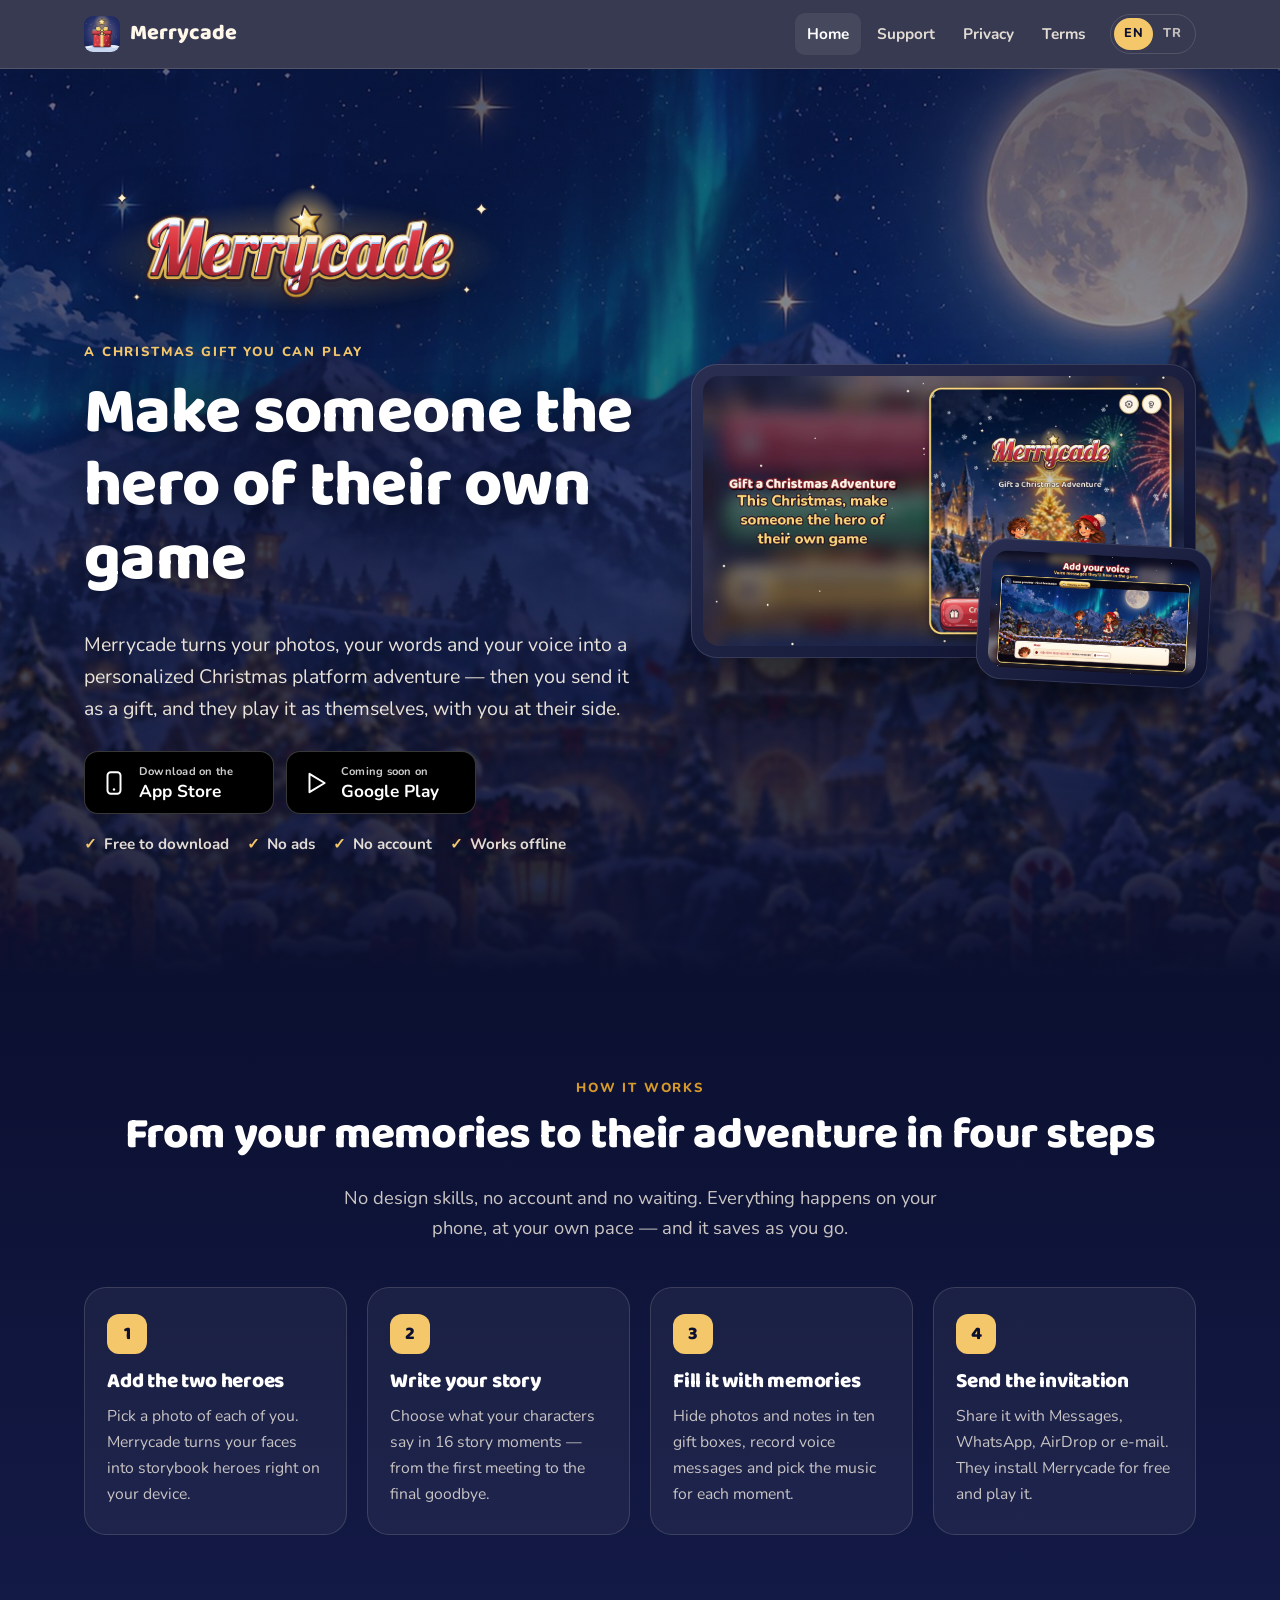
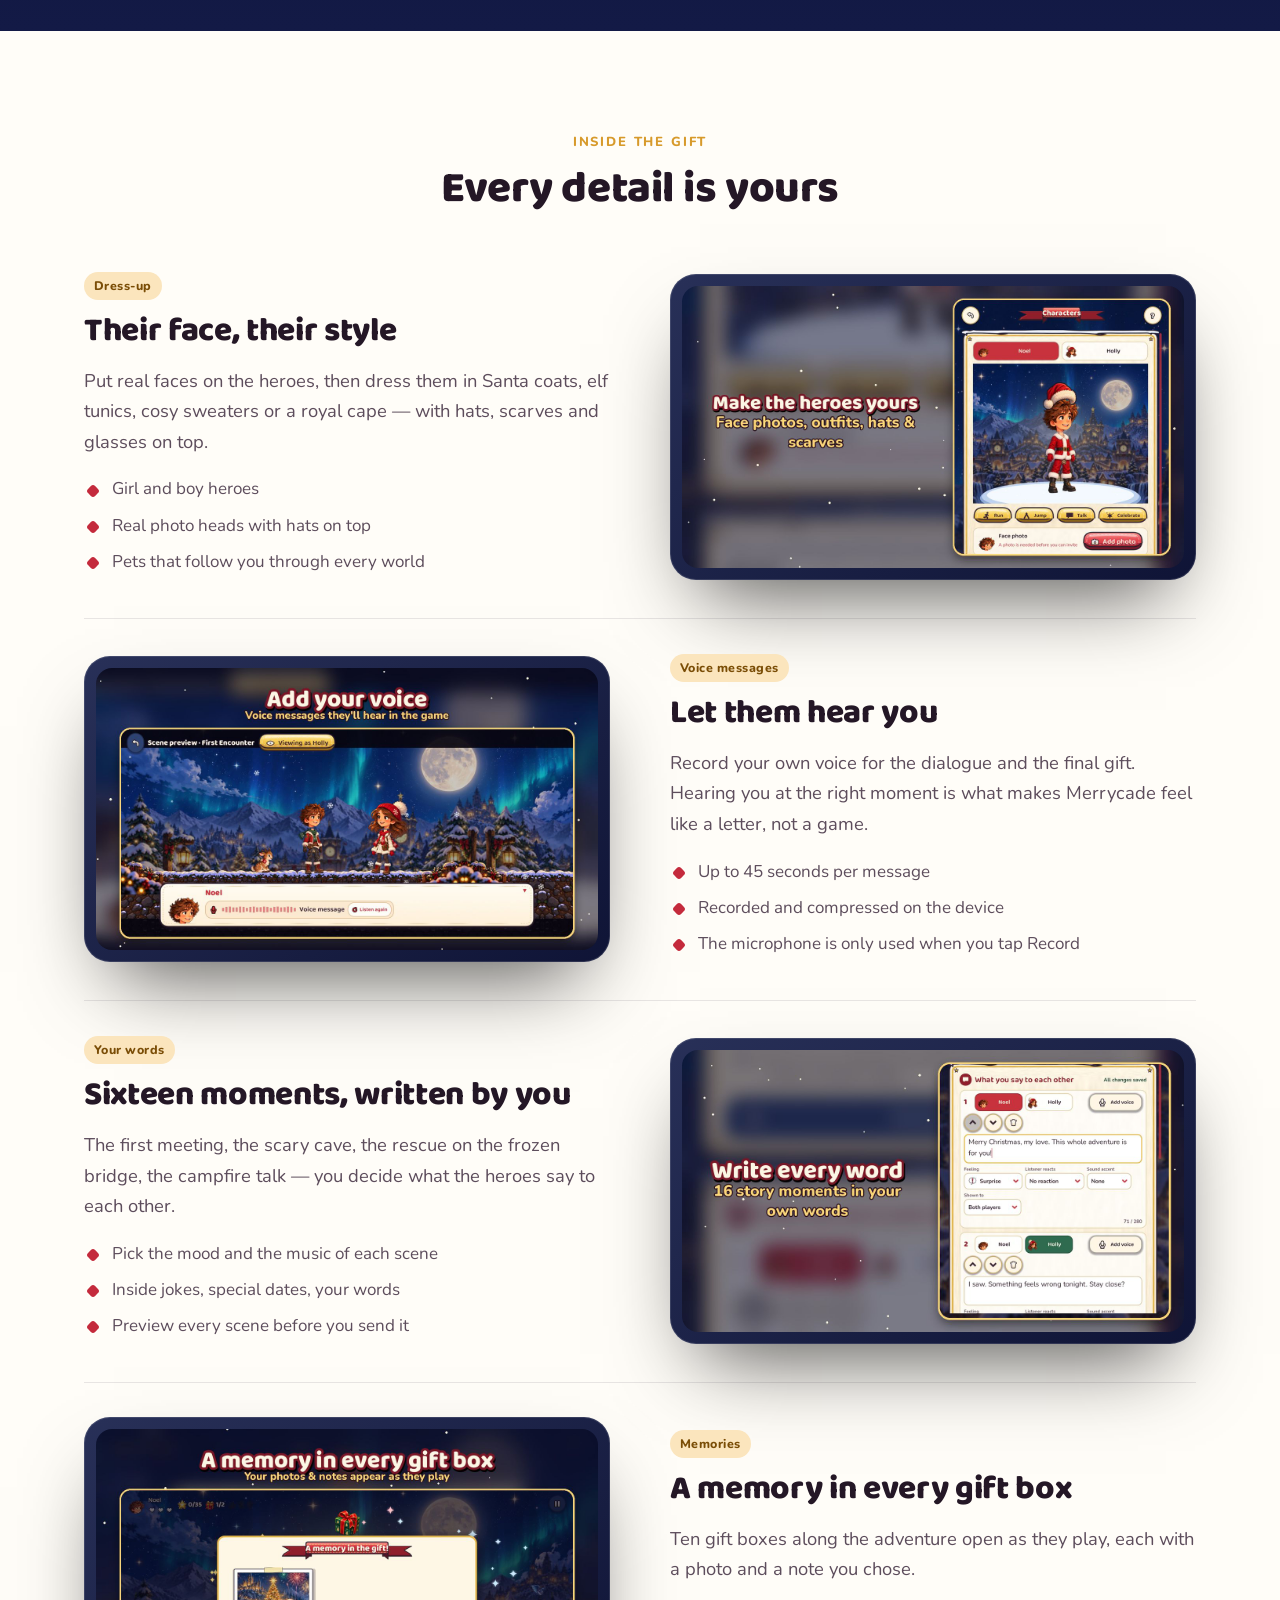
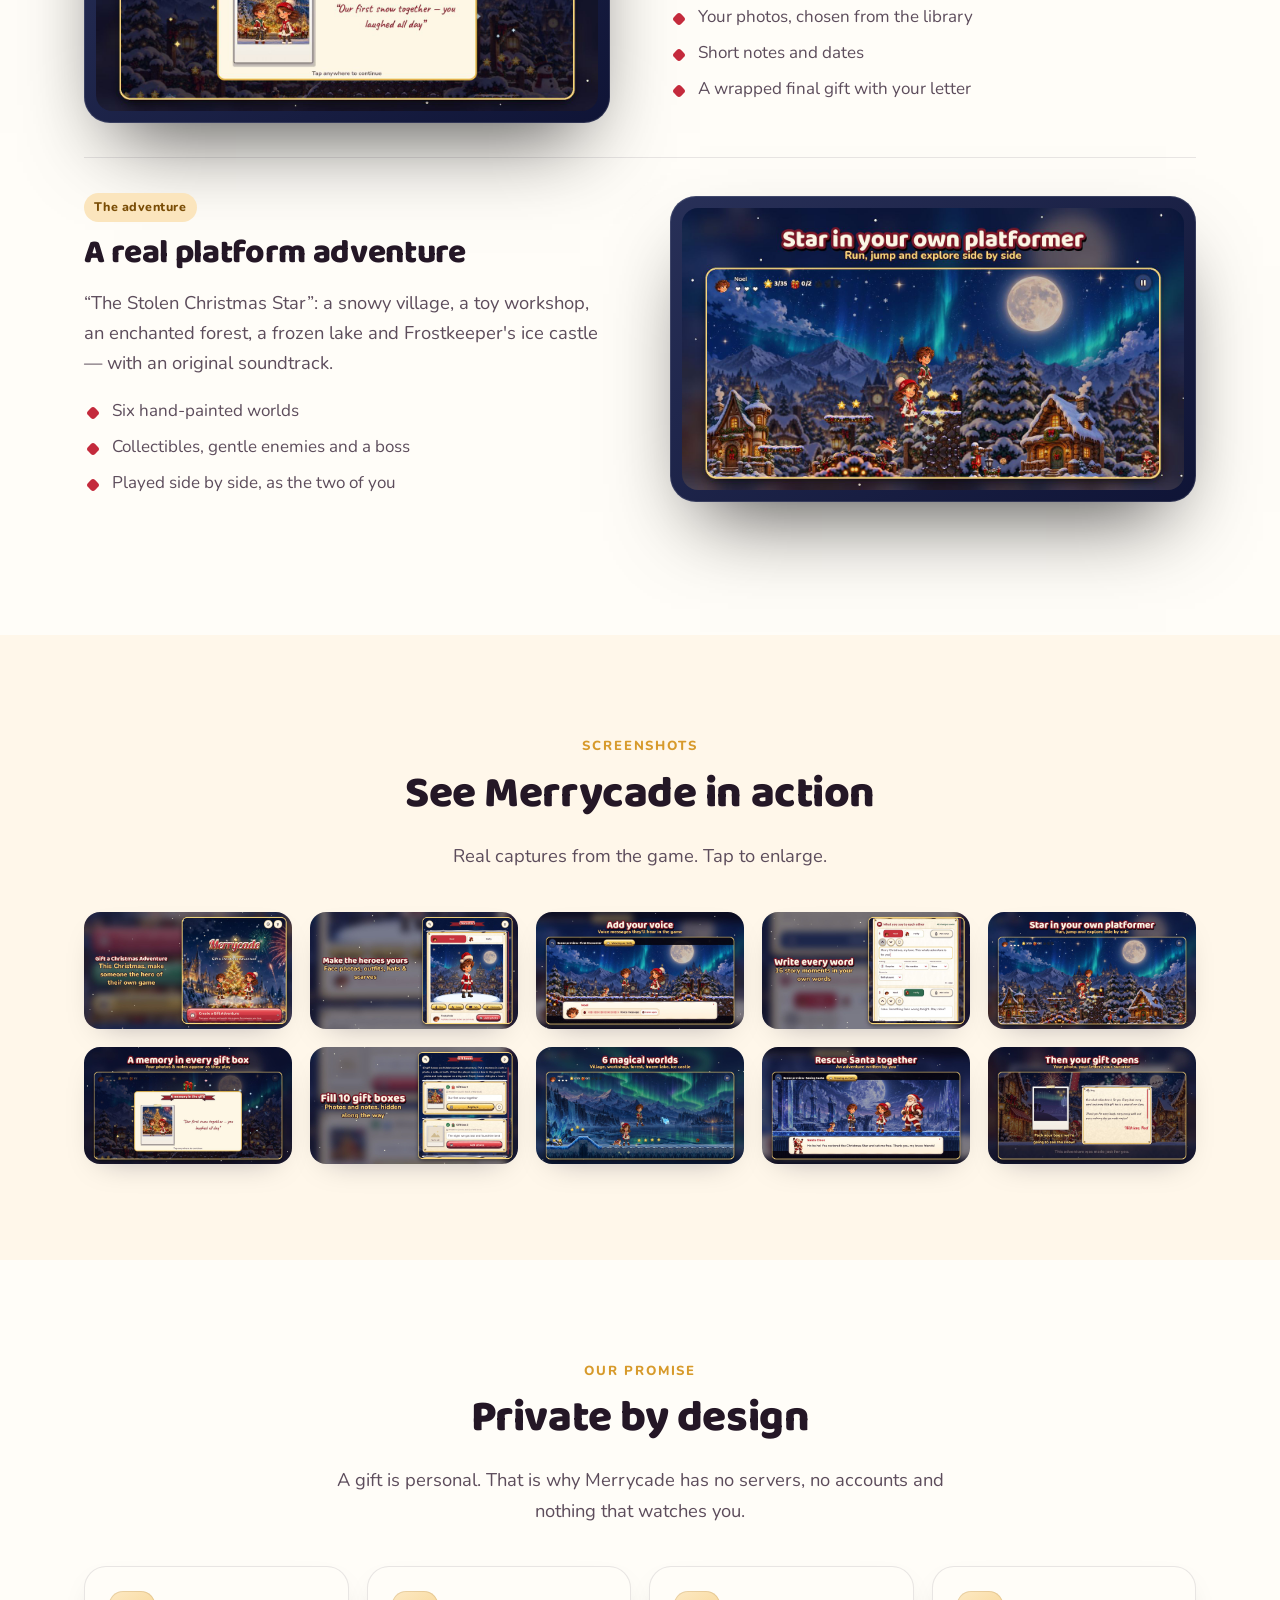
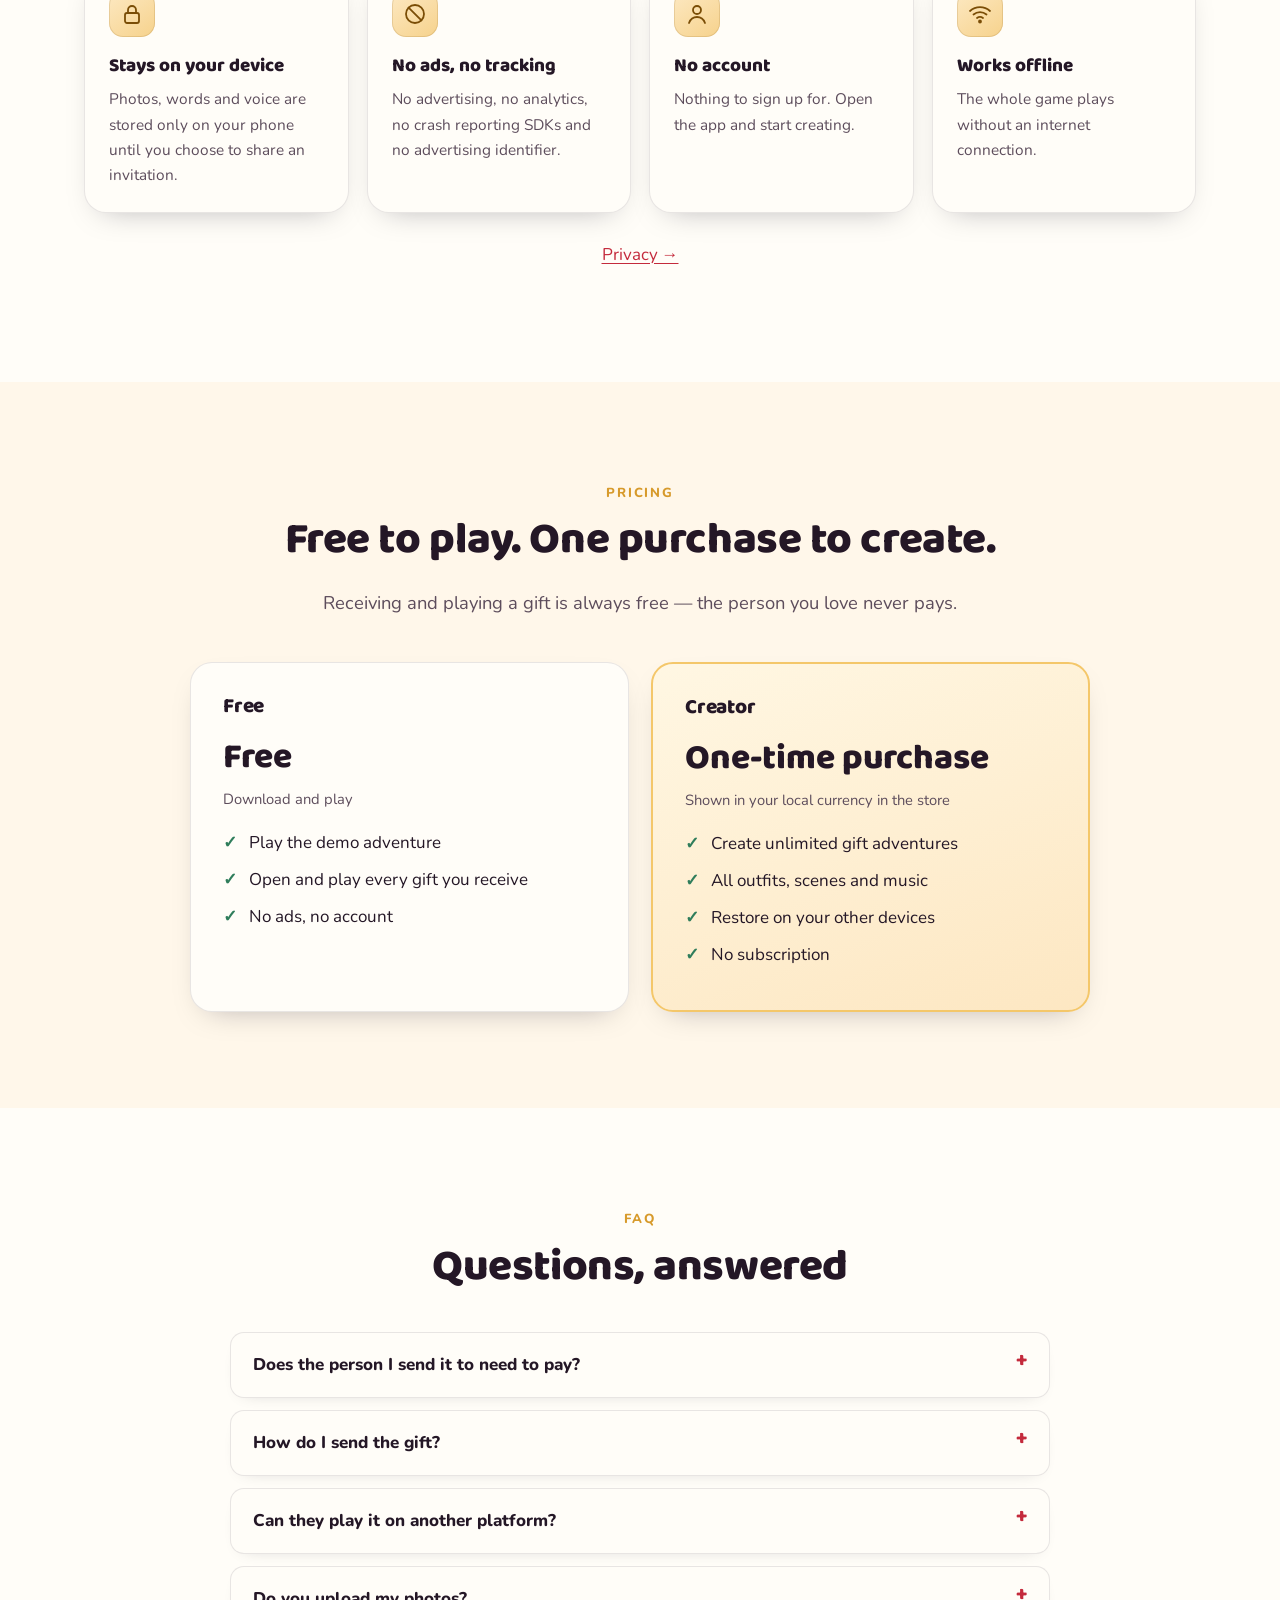
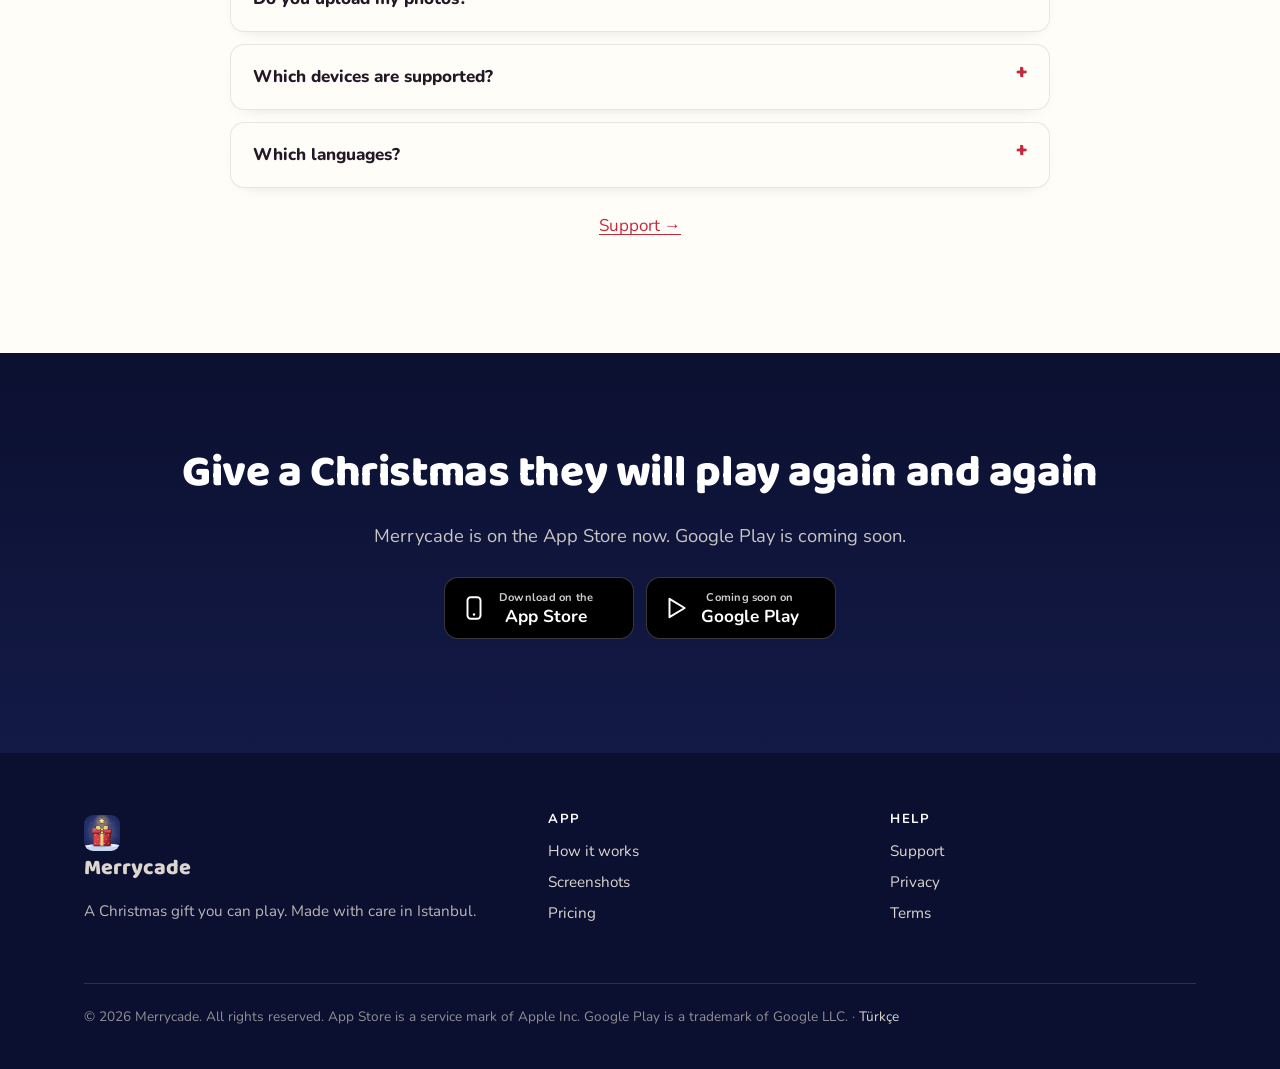
<file: index.html>
<!doctype html>
<html lang="en">
<head>
<meta charset="utf-8">
<meta name="viewport" content="width=device-width, initial-scale=1">
<title>Merrycade: Christmas Adventure — Gift a personalized game</title>
<meta name="description" content="Create a personalized Christmas platform adventure starring you and someone you love — their face, your words, your photos and your voice — and gift it. Free to download, no ads, no account.">
<meta name="theme-color" content="#0b1030">
<meta name="apple-itunes-app" content="app-id=6827809596">
<link rel="canonical" href="https://cglrsert.github.io/merrycade-site/">
<link rel="alternate" hreflang="en" href="https://cglrsert.github.io/merrycade-site/">
<link rel="alternate" hreflang="tr" href="https://cglrsert.github.io/merrycade-site/tr/">
<link rel="alternate" hreflang="x-default" href="https://cglrsert.github.io/merrycade-site/">
<meta property="og:type" content="website">
<meta property="og:title" content="Merrycade: Christmas Adventure — Gift a personalized game">
<meta property="og:description" content="Create a personalized Christmas platform adventure starring you and someone you love — their face, your words, your photos and your voice — and gift it. Free to download, no ads, no account.">
<meta property="og:image" content="https://cglrsert.github.io/merrycade-site/assets/img/og.jpg">
<meta property="og:url" content="https://cglrsert.github.io/merrycade-site/">
<meta property="og:locale" content="en_US">
<meta name="twitter:card" content="summary_large_image">
<link rel="icon" type="image/png" href="assets/img/favicon.png">
<link rel="apple-touch-icon" href="assets/img/apple-touch-icon.png">
<link rel="preload" href="assets/fonts/Baloo2-ExtraBold.ttf" as="font" type="font/ttf" crossorigin>
<link rel="stylesheet" href="assets/css/site.css">
</head>
<body>
<a class="skip" href="#main">Skip to content</a>
<header class="site-header">
  <div class="wrap">
    <a class="brand" href="./"><img src="assets/img/icon-256.png" alt="" width="36" height="36">Merrycade</a>
    <button class="menu-btn" aria-expanded="false" aria-controls="nav">Menu</button>
    <nav class="nav" id="nav">
      <a href="./" aria-current="page">Home</a><a href="support.html">Support</a><a href="privacy.html">Privacy</a><a href="terms.html">Terms</a>
      <span class="lang" aria-label="Language"><span>EN</span><a href="tr/" hreflang="tr" lang="tr">TR</a></span>
    </nav>
  </div>
</header>
<div class="lang-hint" data-lang="tr" role="status"><span>Bu sayfanın Türkçesi de var. <a href="tr/">Türkçe&#x27;ye geç</a></span><button aria-label="Close">×</button></div>

<main id="main">
<section class="hero"><div class="wrap">
  <div>
    <img class="hero-logo" src="assets/img/logo.png" alt="Merrycade" width="900" height="315">
    <span class="eyebrow" style="color:var(--gold)">A Christmas gift you can play</span>
    <h1>Make someone the hero of their own game</h1>
    <p class="lead">Merrycade turns your photos, your words and your voice into a personalized Christmas platform adventure — then you send it as a gift, and they play it as themselves, with you at their side.</p>
    <div class="badges"><a class="store-btn" href="https://apps.apple.com/app/apple-store/id6827809596?pt=129591990&amp;mt=8&amp;ct=website_en"><svg viewBox="0 0 24 24" aria-hidden="true"><rect x="6" y="2" width="12" height="20" rx="3" fill="none" stroke="currentColor" stroke-width="1.8"/><circle cx="12" cy="18" r="1.1" fill="currentColor"/></svg><span><small>Download on the</small><b>App Store</b></span></a><a class="store-btn" aria-disabled="true" role="link"><svg viewBox="0 0 24 24" aria-hidden="true"><path d="M6 3.5v17l14-8.5z" fill="none" stroke="currentColor" stroke-width="1.8" stroke-linejoin="round"/></svg><span><small>Coming soon on</small><b>Google Play</b></span></a></div>
    <ul class="trust"><li>Free to download</li><li>No ads</li><li>No account</li><li>Works offline</li></ul>
  </div>
  <div class="hero-shot">
    <div class="device"><img src="assets/img/en/01_home.jpg" alt="Home screen with the two heroes under a Christmas tree" width="1280" height="720"></div>
    <div class="device float"><img src="assets/img/en/05_voice.jpg" alt="Recording a voice message" width="1280" height="720" loading="lazy"></div>
  </div>
</div></section>
<section class="band-night" id="how"><div class="wrap center">
  <span class="eyebrow">How it works</span><h2>From your memories to their adventure in four steps</h2><p class="lead">No design skills, no account and no waiting. Everything happens on your phone, at your own pace — and it saves as you go.</p>
  <div class="steps" style="text-align:left"><div class="step"><h3>Add the two heroes</h3><p>Pick a photo of each of you. Merrycade turns your faces into storybook heroes right on your device.</p></div><div class="step"><h3>Write your story</h3><p>Choose what your characters say in 16 story moments — from the first meeting to the final goodbye.</p></div><div class="step"><h3>Fill it with memories</h3><p>Hide photos and notes in ten gift boxes, record voice messages and pick the music for each moment.</p></div><div class="step"><h3>Send the invitation</h3><p>Share it with Messages, WhatsApp, AirDrop or e-mail. They install Merrycade for free and play it.</p></div></div>
</div></section>
<section class="band-paper" id="features"><div class="wrap">
  <div class="center"><span class="eyebrow">Inside the gift</span><h2>Every detail is yours</h2></div>
  <div class="feature">
  <div class="feature-text"><span class="tag-pill">Dress-up</span><h3 style="font-size:clamp(1.6rem,2.6vw,2.1rem)">Their face, their style</h3><p class="lead">Put real faces on the heroes, then dress them in Santa coats, elf tunics, cosy sweaters or a royal cape — with hats, scarves and glasses on top.</p><ul><li>Girl and boy heroes</li><li>Real photo heads with hats on top</li><li>Pets that follow you through every world</li></ul></div>
  <div class="device"><img src="assets/img/en/03_dress.jpg" alt="Dress-up screen" width="1280" height="720" loading="lazy"></div>
</div><div class="feature flip">
  <div class="feature-text"><span class="tag-pill">Voice messages</span><h3 style="font-size:clamp(1.6rem,2.6vw,2.1rem)">Let them hear you</h3><p class="lead">Record your own voice for the dialogue and the final gift. Hearing you at the right moment is what makes Merrycade feel like a letter, not a game.</p><ul><li>Up to 45 seconds per message</li><li>Recorded and compressed on the device</li><li>The microphone is only used when you tap Record</li></ul></div>
  <div class="device"><img src="assets/img/en/05_voice.jpg" alt="Recording a voice message" width="1280" height="720" loading="lazy"></div>
</div><div class="feature">
  <div class="feature-text"><span class="tag-pill">Your words</span><h3 style="font-size:clamp(1.6rem,2.6vw,2.1rem)">Sixteen moments, written by you</h3><p class="lead">The first meeting, the scary cave, the rescue on the frozen bridge, the campfire talk — you decide what the heroes say to each other.</p><ul><li>Pick the mood and the music of each scene</li><li>Inside jokes, special dates, your words</li><li>Preview every scene before you send it</li></ul></div>
  <div class="device"><img src="assets/img/en/04_write.jpg" alt="Writing what the heroes say" width="1280" height="720" loading="lazy"></div>
</div><div class="feature flip">
  <div class="feature-text"><span class="tag-pill">Memories</span><h3 style="font-size:clamp(1.6rem,2.6vw,2.1rem)">A memory in every gift box</h3><p class="lead">Ten gift boxes along the adventure open as they play, each with a photo and a note you chose.</p><ul><li>Your photos, chosen from the library</li><li>Short notes and dates</li><li>A wrapped final gift with your letter</li></ul></div>
  <div class="device"><img src="assets/img/en/06_memory.jpg" alt="A memory opening in a gift box" width="1280" height="720" loading="lazy"></div>
</div><div class="feature">
  <div class="feature-text"><span class="tag-pill">The adventure</span><h3 style="font-size:clamp(1.6rem,2.6vw,2.1rem)">A real platform adventure</h3><p class="lead">“The Stolen Christmas Star”: a snowy village, a toy workshop, an enchanted forest, a frozen lake and Frostkeeper&#x27;s ice castle — with an original soundtrack.</p><ul><li>Six hand-painted worlds</li><li>Collectibles, gentle enemies and a boss</li><li>Played side by side, as the two of you</li></ul></div>
  <div class="device"><img src="assets/img/en/02_play.jpg" alt="Platforming through the snowy village" width="1280" height="720" loading="lazy"></div>
</div>
</div></section>
<section id="screenshots"><div class="wrap center">
  <span class="eyebrow">Screenshots</span><h2>See Merrycade in action</h2><p class="lead">Real captures from the game. Tap to enlarge.</p>
  <div class="gallery"><button type="button" data-full="assets/img/en/01_home.jpg"><img src="assets/img/en/01_home.jpg" alt="Home screen with the two heroes under a Christmas tree" width="1280" height="720" loading="lazy"></button><button type="button" data-full="assets/img/en/03_dress.jpg"><img src="assets/img/en/03_dress.jpg" alt="Dress-up screen" width="1280" height="720" loading="lazy"></button><button type="button" data-full="assets/img/en/05_voice.jpg"><img src="assets/img/en/05_voice.jpg" alt="Recording a voice message" width="1280" height="720" loading="lazy"></button><button type="button" data-full="assets/img/en/04_write.jpg"><img src="assets/img/en/04_write.jpg" alt="Writing what the heroes say" width="1280" height="720" loading="lazy"></button><button type="button" data-full="assets/img/en/02_play.jpg"><img src="assets/img/en/02_play.jpg" alt="Platforming through the snowy village" width="1280" height="720" loading="lazy"></button><button type="button" data-full="assets/img/en/06_memory.jpg"><img src="assets/img/en/06_memory.jpg" alt="A memory opening in a gift box" width="1280" height="720" loading="lazy"></button><button type="button" data-full="assets/img/en/07_boxes.jpg"><img src="assets/img/en/07_boxes.jpg" alt="Filling the ten gift boxes" width="1280" height="720" loading="lazy"></button><button type="button" data-full="assets/img/en/08_levels.jpg"><img src="assets/img/en/08_levels.jpg" alt="Six worlds on the map" width="1280" height="720" loading="lazy"></button><button type="button" data-full="assets/img/en/10_santa.jpg"><img src="assets/img/en/10_santa.jpg" alt="Rescuing Santa together" width="1280" height="720" loading="lazy"></button><button type="button" data-full="assets/img/en/11_gift.jpg"><img src="assets/img/en/11_gift.jpg" alt="The final gift opens" width="1280" height="720" loading="lazy"></button></div>
</div></section>
<section class="band-paper" id="privacy-promise"><div class="wrap center">
  <span class="eyebrow">Our promise</span><h2>Private by design</h2><p class="lead">A gift is personal. That is why Merrycade has no servers, no accounts and nothing that watches you.</p>
  <div class="promise" style="text-align:left"><div><span class="ico" aria-hidden="true"><svg viewBox="0 0 24 24" fill="none" stroke="currentColor" stroke-width="1.8" stroke-linecap="round" stroke-linejoin="round"><rect x="5" y="11" width="14" height="10" rx="2"/><path d="M8 11V8a4 4 0 0 1 8 0v3"/></svg></span><b>Stays on your device</b><p>Photos, words and voice are stored only on your phone until you choose to share an invitation.</p></div><div><span class="ico" aria-hidden="true"><svg viewBox="0 0 24 24" fill="none" stroke="currentColor" stroke-width="1.8" stroke-linecap="round" stroke-linejoin="round"><circle cx="12" cy="12" r="9"/><path d="M5.6 5.6l12.8 12.8"/></svg></span><b>No ads, no tracking</b><p>No advertising, no analytics, no crash reporting SDKs and no advertising identifier.</p></div><div><span class="ico" aria-hidden="true"><svg viewBox="0 0 24 24" fill="none" stroke="currentColor" stroke-width="1.8" stroke-linecap="round" stroke-linejoin="round"><circle cx="12" cy="8" r="4"/><path d="M4 21c1.5-4 4.5-6 8-6s6.5 2 8 6"/></svg></span><b>No account</b><p>Nothing to sign up for. Open the app and start creating.</p></div><div><span class="ico" aria-hidden="true"><svg viewBox="0 0 24 24" fill="none" stroke="currentColor" stroke-width="1.8" stroke-linecap="round" stroke-linejoin="round"><path d="M2 9a15 15 0 0 1 20 0M5.5 12.5a10 10 0 0 1 13 0M9 16a5 5 0 0 1 6 0"/><circle cx="12" cy="19.5" r="1"/></svg></span><b>Works offline</b><p>The whole game plays without an internet connection.</p></div></div>
  <p style="margin-top:28px"><a href="privacy.html">Privacy →</a></p>
</div></section>
<section id="pricing"><div class="wrap center">
  <span class="eyebrow">Pricing</span><h2>Free to play. One purchase to create.</h2><p class="lead">Receiving and playing a gift is always free — the person you love never pays.</p>
  <div class="pricing" style="text-align:left"><div class="plan"><h3>Free</h3><div class="price">Free</div><div class="note">Download and play</div><ul><li>Play the demo adventure</li><li>Open and play every gift you receive</li><li>No ads, no account</li></ul></div><div class="plan hl"><h3>Creator</h3><div class="price">One-time purchase</div><div class="note">Shown in your local currency in the store</div><ul><li>Create unlimited gift adventures</li><li>All outfits, scenes and music</li><li>Restore on your other devices</li><li>No subscription</li></ul></div></div>
</div></section>
<section class="band-paper" id="faq"><div class="wrap">
  <div class="center"><span class="eyebrow">FAQ</span><h2>Questions, answered</h2></div>
  <div class="faq"><details><summary>Does the person I send it to need to pay?</summary><div><p>No. Merrycade is free to download, and opening and playing a gift is always free. Only creating gifts needs the one-time Creator purchase.</p></div></details><details><summary>How do I send the gift?</summary><div><p>When your adventure is ready, tap Invite. Merrycade creates a small .ccgift file that you send with any app you like — Messages, WhatsApp, AirDrop, e-mail or Files.</p></div></details><details><summary>Can they play it on another platform?</summary><div><p>Yes. Invitations work across iPhone, iPad and Android — they just need to install Merrycade.</p></div></details><details><summary>Do you upload my photos?</summary><div><p>No. There are no Merrycade servers. Your photos, words and voice stay on your device and travel only inside the invitation file you choose to send.</p></div></details><details><summary>Which devices are supported?</summary><div><p>iPhone and iPad with iOS 15 or later, and Android phones and tablets with Android 7.0 or later.</p></div></details><details><summary>Which languages?</summary><div><p>English and Turkish. You can write your story in any language you like.</p></div></details></div>
  <p class="center" style="margin-top:24px"><a href="support.html">Support →</a></p>
</div></section>
<section class="band-night cta"><div class="wrap">
  <h2>Give a Christmas they will play again and again</h2><p class="lead" style="margin:0 auto">Merrycade is on the App Store now. Google Play is coming soon.</p><div class="badges"><a class="store-btn" href="https://apps.apple.com/app/apple-store/id6827809596?pt=129591990&amp;mt=8&amp;ct=website_en"><svg viewBox="0 0 24 24" aria-hidden="true"><rect x="6" y="2" width="12" height="20" rx="3" fill="none" stroke="currentColor" stroke-width="1.8"/><circle cx="12" cy="18" r="1.1" fill="currentColor"/></svg><span><small>Download on the</small><b>App Store</b></span></a><a class="store-btn" aria-disabled="true" role="link"><svg viewBox="0 0 24 24" aria-hidden="true"><path d="M6 3.5v17l14-8.5z" fill="none" stroke="currentColor" stroke-width="1.8" stroke-linejoin="round"/></svg><span><small>Coming soon on</small><b>Google Play</b></span></a></div>
</div></section>
</main><div class="lightbox" role="dialog" aria-modal="true"><button aria-label="Close">×</button><img alt=""></div>
<footer class="site-footer">
  <div class="wrap">
    <div><a class="brand" href="./"><img src="assets/img/icon-256.png" alt="" width="36" height="36">Merrycade</a><p style="margin-top:12px">A Christmas gift you can play. Made with care in Istanbul.</p></div>
    <div><b>App</b><a href="./#how">How it works</a><a href="./#screenshots">Screenshots</a><a href="./#pricing">Pricing</a></div>
    <div><b>Help</b><a href="support.html">Support</a><a href="privacy.html">Privacy</a><a href="terms.html">Terms</a></div>
    <div class="legal">© 2026 Merrycade. All rights reserved. App Store is a service mark of Apple Inc. Google Play is a trademark of Google LLC. · <a style="display:inline" href="tr/">Türkçe</a></div>
  </div>
</footer>
<script src="assets/js/site.js" defer></script>
</body>
</html>
</file>
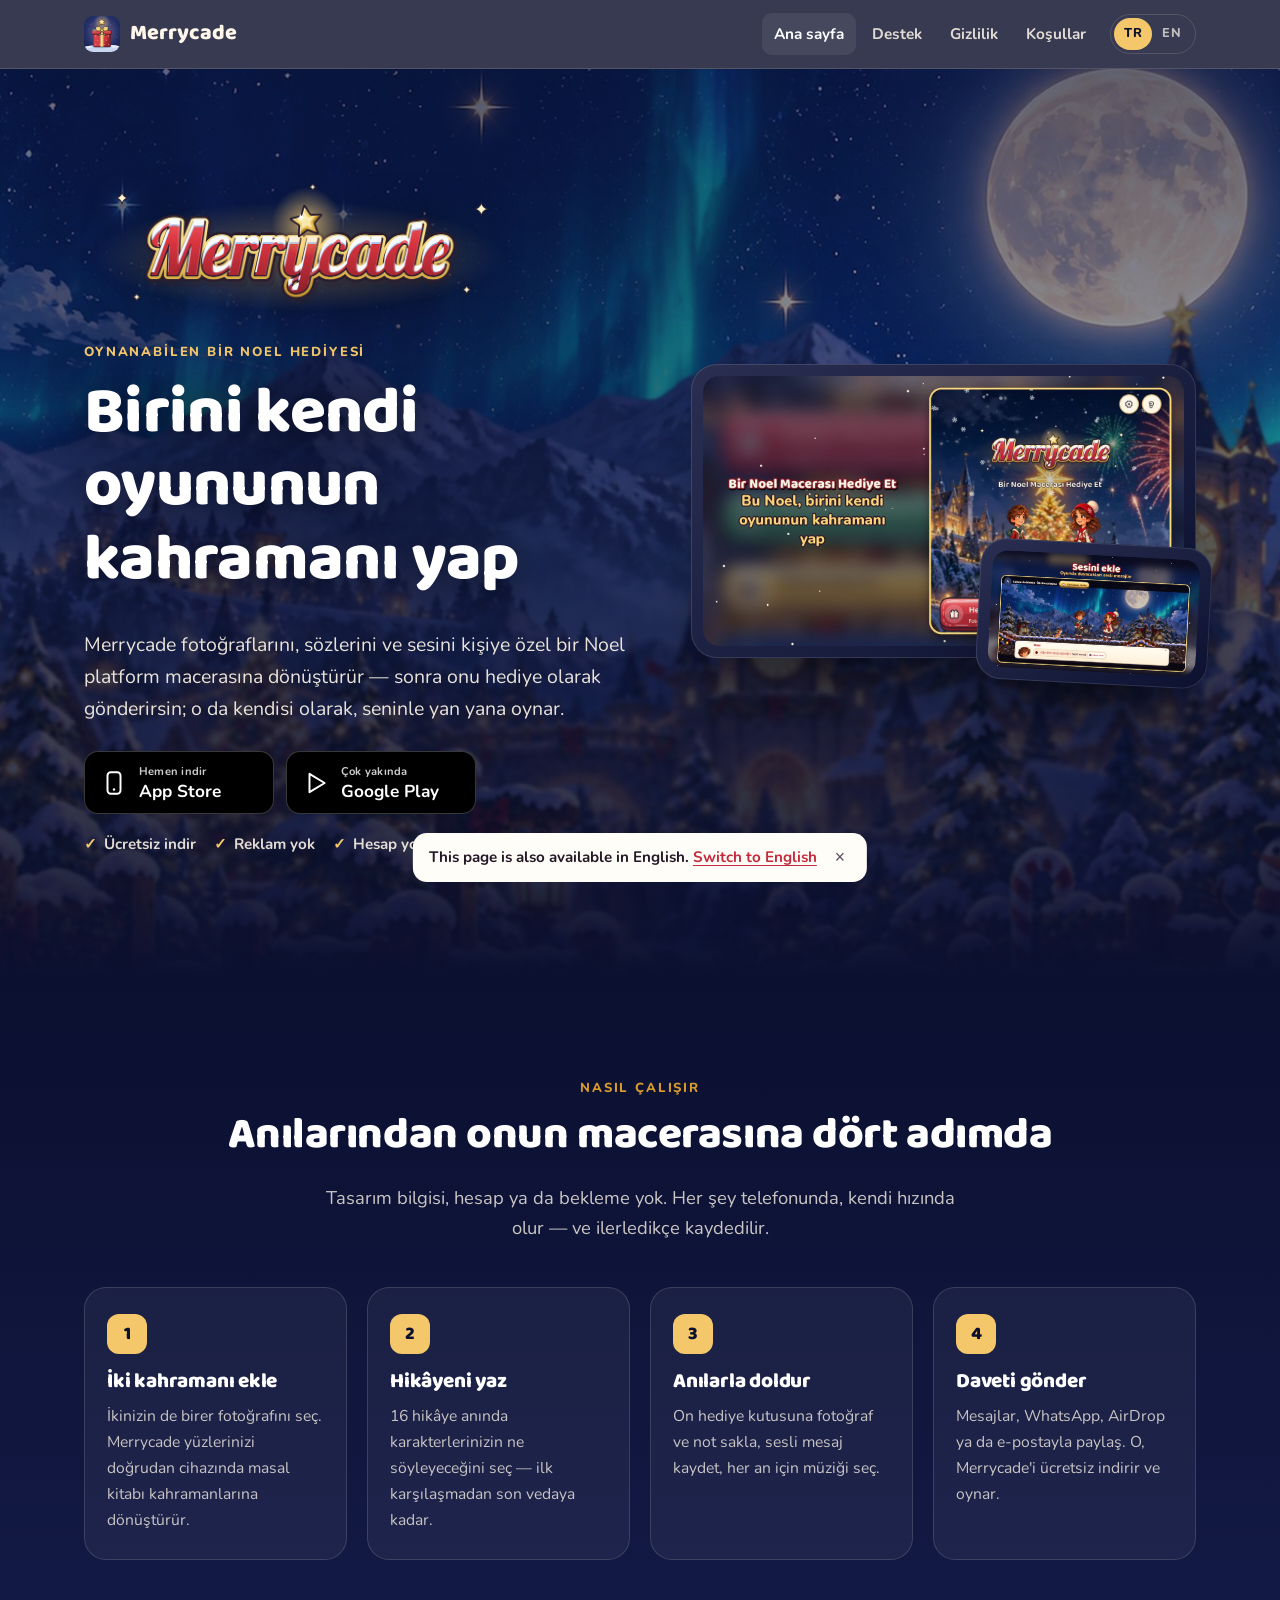
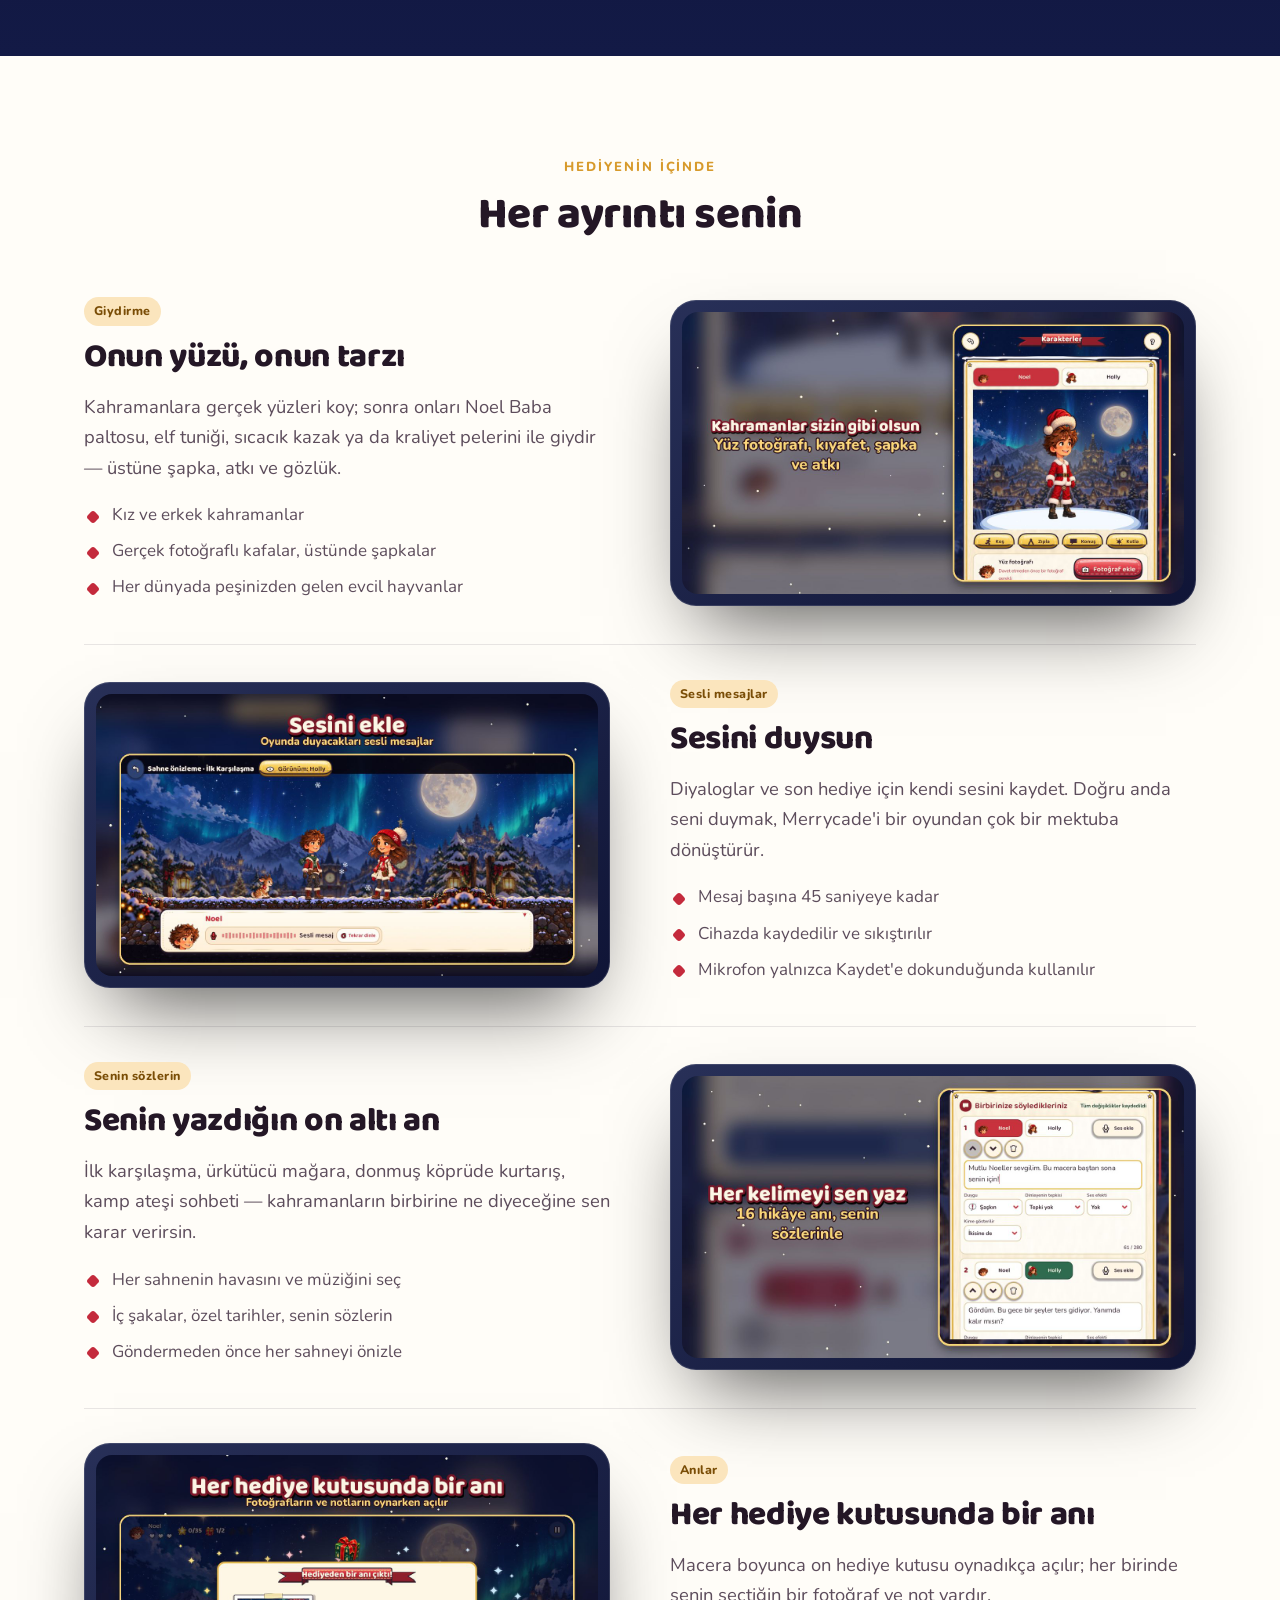
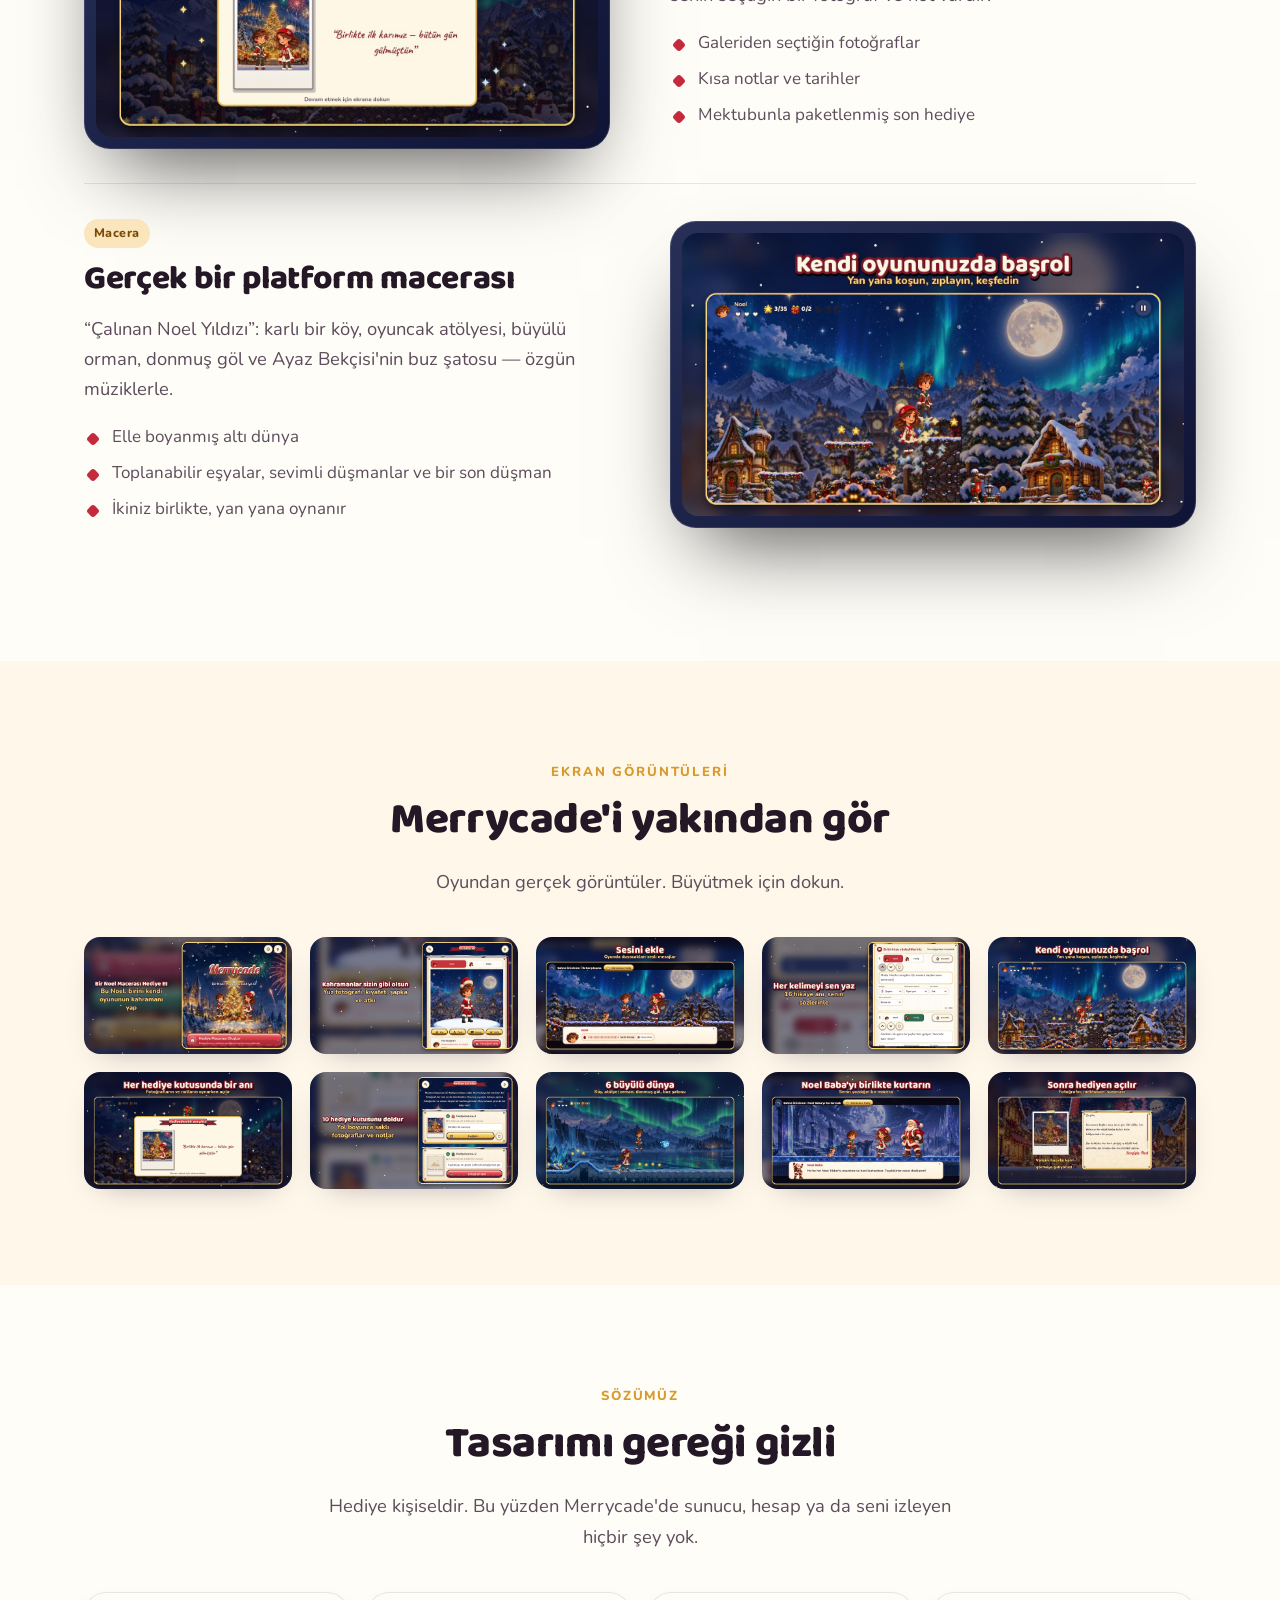
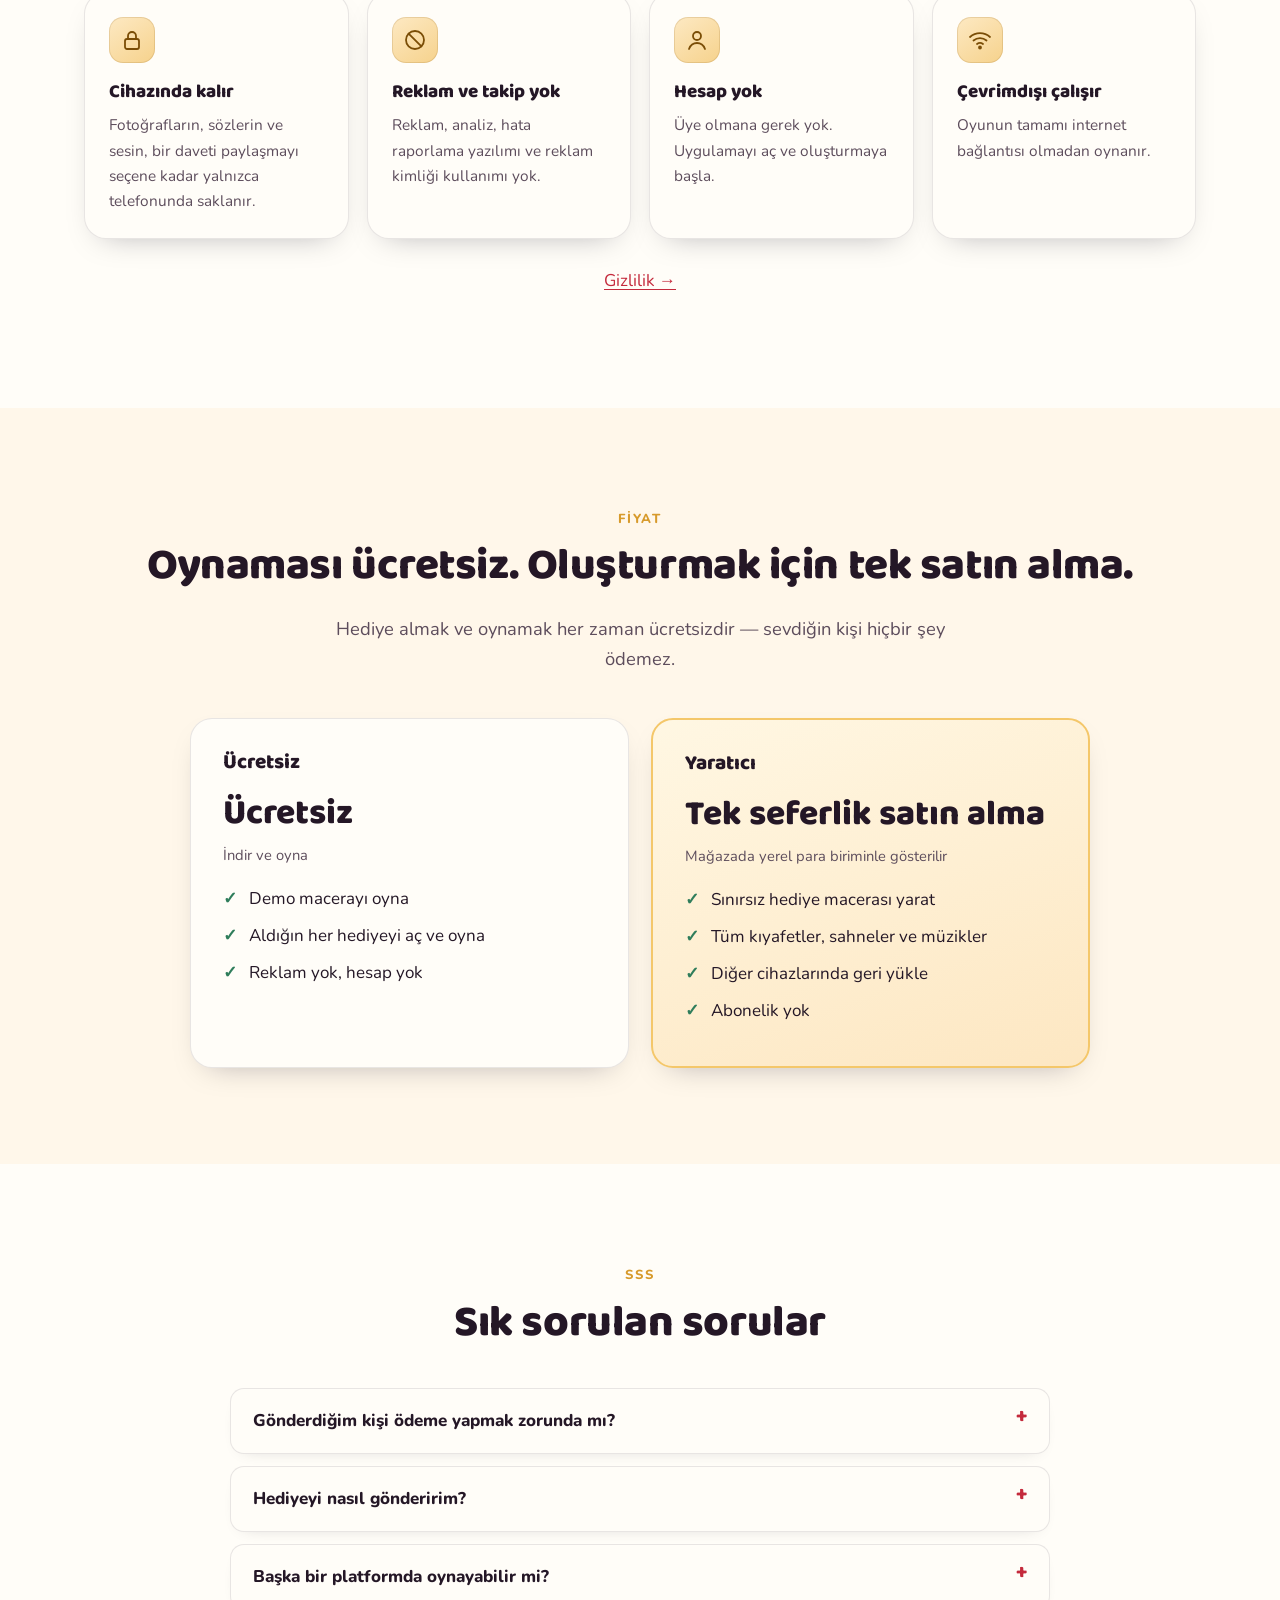
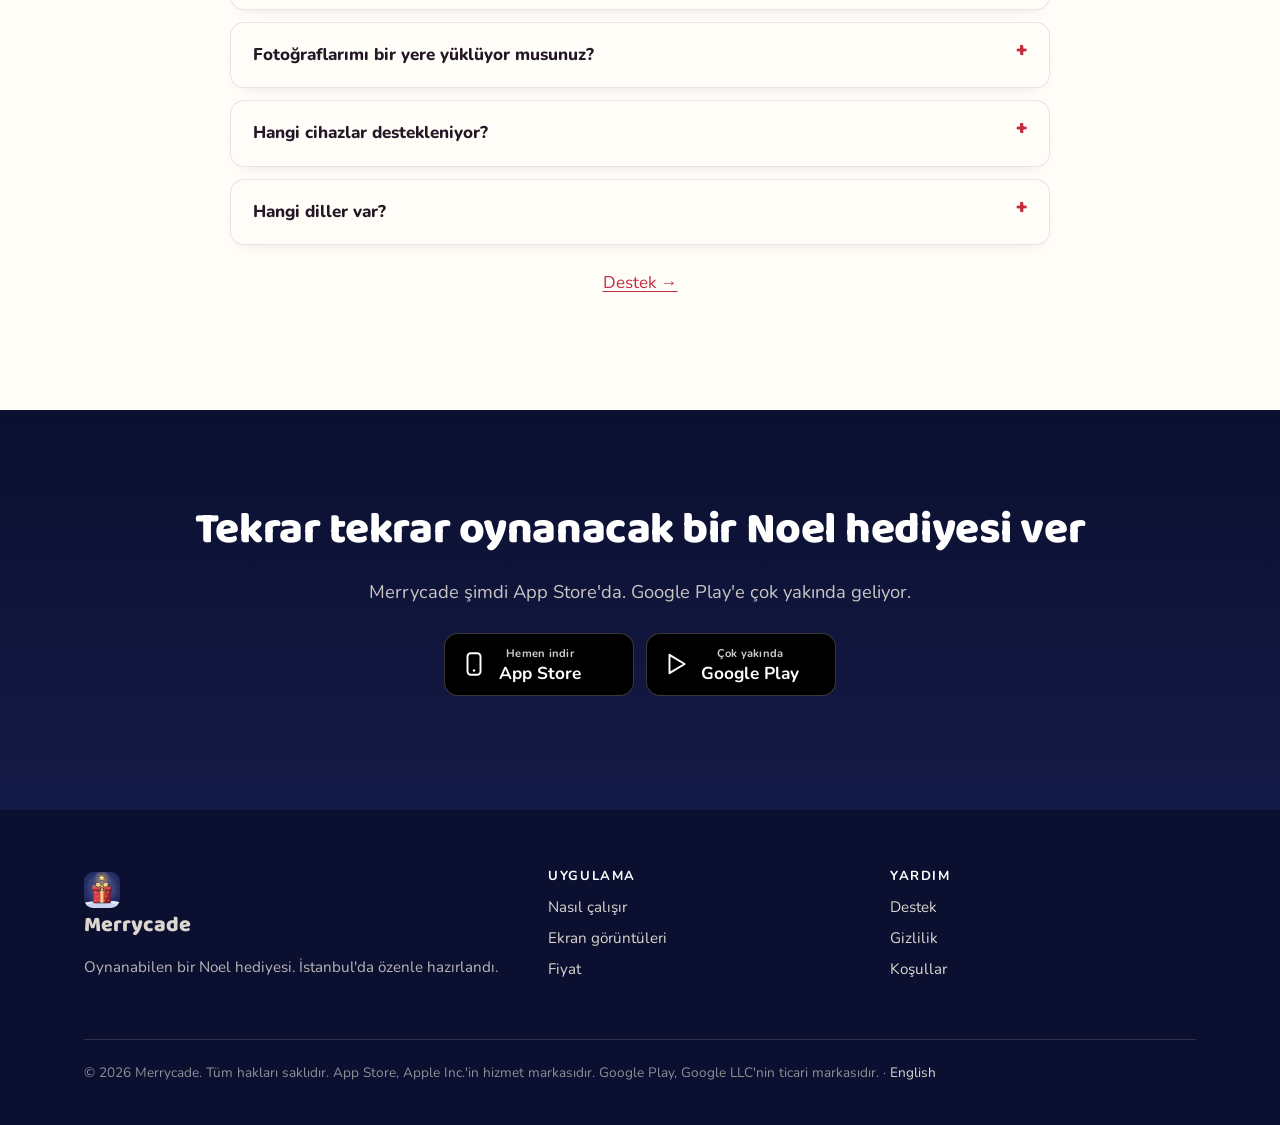
<file: tr/index.html>
<!doctype html>
<html lang="tr">
<head>
<meta charset="utf-8">
<meta name="viewport" content="width=device-width, initial-scale=1">
<title>Merrycade: Bir Noel Macerası — Kişiye özel hediye oyunu</title>
<meta name="description" content="Sen ve sevdiğin birinin başrolde olduğu kişiye özel bir Noel platform macerası yarat — onun yüzü, senin sözlerin, fotoğrafların ve sesin — ve hediye et. Ücretsiz indir, reklam yok, hesap yok.">
<meta name="theme-color" content="#0b1030">
<meta name="apple-itunes-app" content="app-id=6827809596">
<link rel="canonical" href="https://cglrsert.github.io/merrycade-site/tr/">
<link rel="alternate" hreflang="tr" href="https://cglrsert.github.io/merrycade-site/tr/">
<link rel="alternate" hreflang="en" href="https://cglrsert.github.io/merrycade-site/">
<link rel="alternate" hreflang="x-default" href="https://cglrsert.github.io/merrycade-site/">
<meta property="og:type" content="website">
<meta property="og:title" content="Merrycade: Bir Noel Macerası — Kişiye özel hediye oyunu">
<meta property="og:description" content="Sen ve sevdiğin birinin başrolde olduğu kişiye özel bir Noel platform macerası yarat — onun yüzü, senin sözlerin, fotoğrafların ve sesin — ve hediye et. Ücretsiz indir, reklam yok, hesap yok.">
<meta property="og:image" content="https://cglrsert.github.io/merrycade-site/assets/img/og.jpg">
<meta property="og:url" content="https://cglrsert.github.io/merrycade-site/tr/">
<meta property="og:locale" content="tr_TR">
<meta name="twitter:card" content="summary_large_image">
<link rel="icon" type="image/png" href="../assets/img/favicon.png">
<link rel="apple-touch-icon" href="../assets/img/apple-touch-icon.png">
<link rel="preload" href="../assets/fonts/Baloo2-ExtraBold.ttf" as="font" type="font/ttf" crossorigin>
<link rel="stylesheet" href="../assets/css/site.css">
</head>
<body>
<a class="skip" href="#main">İçeriğe geç</a>
<header class="site-header">
  <div class="wrap">
    <a class="brand" href="./"><img src="../assets/img/icon-256.png" alt="" width="36" height="36">Merrycade</a>
    <button class="menu-btn" aria-expanded="false" aria-controls="nav">Menü</button>
    <nav class="nav" id="nav">
      <a href="./" aria-current="page">Ana sayfa</a><a href="support.html">Destek</a><a href="privacy.html">Gizlilik</a><a href="terms.html">Koşullar</a>
      <span class="lang" aria-label="Language"><span>TR</span><a href="../" hreflang="en" lang="en">EN</a></span>
    </nav>
  </div>
</header>
<div class="lang-hint" data-lang="en" role="status"><span>This page is also available in English. <a href="../">Switch to English</a></span><button aria-label="Close">×</button></div>

<main id="main">
<section class="hero"><div class="wrap">
  <div>
    <img class="hero-logo" src="../assets/img/logo.png" alt="Merrycade" width="900" height="315">
    <span class="eyebrow" style="color:var(--gold)">Oynanabilen bir Noel hediyesi</span>
    <h1>Birini kendi oyununun kahramanı yap</h1>
    <p class="lead">Merrycade fotoğraflarını, sözlerini ve sesini kişiye özel bir Noel platform macerasına dönüştürür — sonra onu hediye olarak gönderirsin; o da kendisi olarak, seninle yan yana oynar.</p>
    <div class="badges"><a class="store-btn" href="https://apps.apple.com/app/apple-store/id6827809596?pt=129591990&amp;mt=8&amp;ct=website_tr"><svg viewBox="0 0 24 24" aria-hidden="true"><rect x="6" y="2" width="12" height="20" rx="3" fill="none" stroke="currentColor" stroke-width="1.8"/><circle cx="12" cy="18" r="1.1" fill="currentColor"/></svg><span><small>Hemen indir</small><b>App Store</b></span></a><a class="store-btn" aria-disabled="true" role="link"><svg viewBox="0 0 24 24" aria-hidden="true"><path d="M6 3.5v17l14-8.5z" fill="none" stroke="currentColor" stroke-width="1.8" stroke-linejoin="round"/></svg><span><small>Çok yakında</small><b>Google Play</b></span></a></div>
    <ul class="trust"><li>Ücretsiz indir</li><li>Reklam yok</li><li>Hesap yok</li><li>Çevrimdışı çalışır</li></ul>
  </div>
  <div class="hero-shot">
    <div class="device"><img src="../assets/img/tr/01_home.jpg" alt="Noel ağacının altında iki kahramanla ana ekran" width="1280" height="720"></div>
    <div class="device float"><img src="../assets/img/tr/05_voice.jpg" alt="Sesli mesaj kaydı" width="1280" height="720" loading="lazy"></div>
  </div>
</div></section>
<section class="band-night" id="how"><div class="wrap center">
  <span class="eyebrow">Nasıl çalışır</span><h2>Anılarından onun macerasına dört adımda</h2><p class="lead">Tasarım bilgisi, hesap ya da bekleme yok. Her şey telefonunda, kendi hızında olur — ve ilerledikçe kaydedilir.</p>
  <div class="steps" style="text-align:left"><div class="step"><h3>İki kahramanı ekle</h3><p>İkinizin de birer fotoğrafını seç. Merrycade yüzlerinizi doğrudan cihazında masal kitabı kahramanlarına dönüştürür.</p></div><div class="step"><h3>Hikâyeni yaz</h3><p>16 hikâye anında karakterlerinizin ne söyleyeceğini seç — ilk karşılaşmadan son vedaya kadar.</p></div><div class="step"><h3>Anılarla doldur</h3><p>On hediye kutusuna fotoğraf ve not sakla, sesli mesaj kaydet, her an için müziği seç.</p></div><div class="step"><h3>Daveti gönder</h3><p>Mesajlar, WhatsApp, AirDrop ya da e-postayla paylaş. O, Merrycade&#x27;i ücretsiz indirir ve oynar.</p></div></div>
</div></section>
<section class="band-paper" id="features"><div class="wrap">
  <div class="center"><span class="eyebrow">Hediyenin içinde</span><h2>Her ayrıntı senin</h2></div>
  <div class="feature">
  <div class="feature-text"><span class="tag-pill">Giydirme</span><h3 style="font-size:clamp(1.6rem,2.6vw,2.1rem)">Onun yüzü, onun tarzı</h3><p class="lead">Kahramanlara gerçek yüzleri koy; sonra onları Noel Baba paltosu, elf tuniği, sıcacık kazak ya da kraliyet pelerini ile giydir — üstüne şapka, atkı ve gözlük.</p><ul><li>Kız ve erkek kahramanlar</li><li>Gerçek fotoğraflı kafalar, üstünde şapkalar</li><li>Her dünyada peşinizden gelen evcil hayvanlar</li></ul></div>
  <div class="device"><img src="../assets/img/tr/03_dress.jpg" alt="Giydirme ekranı" width="1280" height="720" loading="lazy"></div>
</div><div class="feature flip">
  <div class="feature-text"><span class="tag-pill">Sesli mesajlar</span><h3 style="font-size:clamp(1.6rem,2.6vw,2.1rem)">Sesini duysun</h3><p class="lead">Diyaloglar ve son hediye için kendi sesini kaydet. Doğru anda seni duymak, Merrycade&#x27;i bir oyundan çok bir mektuba dönüştürür.</p><ul><li>Mesaj başına 45 saniyeye kadar</li><li>Cihazda kaydedilir ve sıkıştırılır</li><li>Mikrofon yalnızca Kaydet&#x27;e dokunduğunda kullanılır</li></ul></div>
  <div class="device"><img src="../assets/img/tr/05_voice.jpg" alt="Sesli mesaj kaydı" width="1280" height="720" loading="lazy"></div>
</div><div class="feature">
  <div class="feature-text"><span class="tag-pill">Senin sözlerin</span><h3 style="font-size:clamp(1.6rem,2.6vw,2.1rem)">Senin yazdığın on altı an</h3><p class="lead">İlk karşılaşma, ürkütücü mağara, donmuş köprüde kurtarış, kamp ateşi sohbeti — kahramanların birbirine ne diyeceğine sen karar verirsin.</p><ul><li>Her sahnenin havasını ve müziğini seç</li><li>İç şakalar, özel tarihler, senin sözlerin</li><li>Göndermeden önce her sahneyi önizle</li></ul></div>
  <div class="device"><img src="../assets/img/tr/04_write.jpg" alt="Kahramanların sözlerini yazma" width="1280" height="720" loading="lazy"></div>
</div><div class="feature flip">
  <div class="feature-text"><span class="tag-pill">Anılar</span><h3 style="font-size:clamp(1.6rem,2.6vw,2.1rem)">Her hediye kutusunda bir anı</h3><p class="lead">Macera boyunca on hediye kutusu oynadıkça açılır; her birinde senin seçtiğin bir fotoğraf ve not vardır.</p><ul><li>Galeriden seçtiğin fotoğraflar</li><li>Kısa notlar ve tarihler</li><li>Mektubunla paketlenmiş son hediye</li></ul></div>
  <div class="device"><img src="../assets/img/tr/06_memory.jpg" alt="Hediye kutusunda açılan bir anı" width="1280" height="720" loading="lazy"></div>
</div><div class="feature">
  <div class="feature-text"><span class="tag-pill">Macera</span><h3 style="font-size:clamp(1.6rem,2.6vw,2.1rem)">Gerçek bir platform macerası</h3><p class="lead">“Çalınan Noel Yıldızı”: karlı bir köy, oyuncak atölyesi, büyülü orman, donmuş göl ve Ayaz Bekçisi&#x27;nin buz şatosu — özgün müziklerle.</p><ul><li>Elle boyanmış altı dünya</li><li>Toplanabilir eşyalar, sevimli düşmanlar ve bir son düşman</li><li>İkiniz birlikte, yan yana oynanır</li></ul></div>
  <div class="device"><img src="../assets/img/tr/02_play.jpg" alt="Karlı köyde platform oyunu" width="1280" height="720" loading="lazy"></div>
</div>
</div></section>
<section id="screenshots"><div class="wrap center">
  <span class="eyebrow">Ekran görüntüleri</span><h2>Merrycade&#x27;i yakından gör</h2><p class="lead">Oyundan gerçek görüntüler. Büyütmek için dokun.</p>
  <div class="gallery"><button type="button" data-full="../assets/img/tr/01_home.jpg"><img src="../assets/img/tr/01_home.jpg" alt="Noel ağacının altında iki kahramanla ana ekran" width="1280" height="720" loading="lazy"></button><button type="button" data-full="../assets/img/tr/03_dress.jpg"><img src="../assets/img/tr/03_dress.jpg" alt="Giydirme ekranı" width="1280" height="720" loading="lazy"></button><button type="button" data-full="../assets/img/tr/05_voice.jpg"><img src="../assets/img/tr/05_voice.jpg" alt="Sesli mesaj kaydı" width="1280" height="720" loading="lazy"></button><button type="button" data-full="../assets/img/tr/04_write.jpg"><img src="../assets/img/tr/04_write.jpg" alt="Kahramanların sözlerini yazma" width="1280" height="720" loading="lazy"></button><button type="button" data-full="../assets/img/tr/02_play.jpg"><img src="../assets/img/tr/02_play.jpg" alt="Karlı köyde platform oyunu" width="1280" height="720" loading="lazy"></button><button type="button" data-full="../assets/img/tr/06_memory.jpg"><img src="../assets/img/tr/06_memory.jpg" alt="Hediye kutusunda açılan bir anı" width="1280" height="720" loading="lazy"></button><button type="button" data-full="../assets/img/tr/07_boxes.jpg"><img src="../assets/img/tr/07_boxes.jpg" alt="On hediye kutusunu doldurma" width="1280" height="720" loading="lazy"></button><button type="button" data-full="../assets/img/tr/08_levels.jpg"><img src="../assets/img/tr/08_levels.jpg" alt="Haritada altı dünya" width="1280" height="720" loading="lazy"></button><button type="button" data-full="../assets/img/tr/10_santa.jpg"><img src="../assets/img/tr/10_santa.jpg" alt="Noel Baba&#x27;yı birlikte kurtarmak" width="1280" height="720" loading="lazy"></button><button type="button" data-full="../assets/img/tr/11_gift.jpg"><img src="../assets/img/tr/11_gift.jpg" alt="Son hediyenin açılışı" width="1280" height="720" loading="lazy"></button></div>
</div></section>
<section class="band-paper" id="privacy-promise"><div class="wrap center">
  <span class="eyebrow">Sözümüz</span><h2>Tasarımı gereği gizli</h2><p class="lead">Hediye kişiseldir. Bu yüzden Merrycade&#x27;de sunucu, hesap ya da seni izleyen hiçbir şey yok.</p>
  <div class="promise" style="text-align:left"><div><span class="ico" aria-hidden="true"><svg viewBox="0 0 24 24" fill="none" stroke="currentColor" stroke-width="1.8" stroke-linecap="round" stroke-linejoin="round"><rect x="5" y="11" width="14" height="10" rx="2"/><path d="M8 11V8a4 4 0 0 1 8 0v3"/></svg></span><b>Cihazında kalır</b><p>Fotoğrafların, sözlerin ve sesin, bir daveti paylaşmayı seçene kadar yalnızca telefonunda saklanır.</p></div><div><span class="ico" aria-hidden="true"><svg viewBox="0 0 24 24" fill="none" stroke="currentColor" stroke-width="1.8" stroke-linecap="round" stroke-linejoin="round"><circle cx="12" cy="12" r="9"/><path d="M5.6 5.6l12.8 12.8"/></svg></span><b>Reklam ve takip yok</b><p>Reklam, analiz, hata raporlama yazılımı ve reklam kimliği kullanımı yok.</p></div><div><span class="ico" aria-hidden="true"><svg viewBox="0 0 24 24" fill="none" stroke="currentColor" stroke-width="1.8" stroke-linecap="round" stroke-linejoin="round"><circle cx="12" cy="8" r="4"/><path d="M4 21c1.5-4 4.5-6 8-6s6.5 2 8 6"/></svg></span><b>Hesap yok</b><p>Üye olmana gerek yok. Uygulamayı aç ve oluşturmaya başla.</p></div><div><span class="ico" aria-hidden="true"><svg viewBox="0 0 24 24" fill="none" stroke="currentColor" stroke-width="1.8" stroke-linecap="round" stroke-linejoin="round"><path d="M2 9a15 15 0 0 1 20 0M5.5 12.5a10 10 0 0 1 13 0M9 16a5 5 0 0 1 6 0"/><circle cx="12" cy="19.5" r="1"/></svg></span><b>Çevrimdışı çalışır</b><p>Oyunun tamamı internet bağlantısı olmadan oynanır.</p></div></div>
  <p style="margin-top:28px"><a href="privacy.html">Gizlilik →</a></p>
</div></section>
<section id="pricing"><div class="wrap center">
  <span class="eyebrow">Fiyat</span><h2>Oynaması ücretsiz. Oluşturmak için tek satın alma.</h2><p class="lead">Hediye almak ve oynamak her zaman ücretsizdir — sevdiğin kişi hiçbir şey ödemez.</p>
  <div class="pricing" style="text-align:left"><div class="plan"><h3>Ücretsiz</h3><div class="price">Ücretsiz</div><div class="note">İndir ve oyna</div><ul><li>Demo macerayı oyna</li><li>Aldığın her hediyeyi aç ve oyna</li><li>Reklam yok, hesap yok</li></ul></div><div class="plan hl"><h3>Yaratıcı</h3><div class="price">Tek seferlik satın alma</div><div class="note">Mağazada yerel para biriminle gösterilir</div><ul><li>Sınırsız hediye macerası yarat</li><li>Tüm kıyafetler, sahneler ve müzikler</li><li>Diğer cihazlarında geri yükle</li><li>Abonelik yok</li></ul></div></div>
</div></section>
<section class="band-paper" id="faq"><div class="wrap">
  <div class="center"><span class="eyebrow">SSS</span><h2>Sık sorulan sorular</h2></div>
  <div class="faq"><details><summary>Gönderdiğim kişi ödeme yapmak zorunda mı?</summary><div><p>Hayır. Merrycade ücretsiz indirilir; bir hediyeyi açıp oynamak her zaman ücretsizdir. Yalnızca hediye oluşturmak için tek seferlik Yaratıcı satın alması gerekir.</p></div></details><details><summary>Hediyeyi nasıl gönderirim?</summary><div><p>Maceran hazır olunca Davet et&#x27;e dokun. Merrycade küçük bir .ccgift dosyası oluşturur; onu istediğin uygulamayla gönderirsin — Mesajlar, WhatsApp, AirDrop, e-posta ya da Dosyalar.</p></div></details><details><summary>Başka bir platformda oynayabilir mi?</summary><div><p>Evet. Davetler iPhone, iPad ve Android arasında çalışır — yalnızca Merrycade&#x27;i yüklemesi yeterli.</p></div></details><details><summary>Fotoğraflarımı bir yere yüklüyor musunuz?</summary><div><p>Hayır. Merrycade&#x27;in sunucusu yok. Fotoğrafların, sözlerin ve sesin cihazında kalır; yalnızca göndermeyi seçtiğin davet dosyasının içinde yolculuk eder.</p></div></details><details><summary>Hangi cihazlar destekleniyor?</summary><div><p>iOS 15 veya üstü iPhone ve iPad; Android 7.0 veya üstü telefon ve tabletler.</p></div></details><details><summary>Hangi diller var?</summary><div><p>İngilizce ve Türkçe. Hikâyeni istediğin dilde yazabilirsin.</p></div></details></div>
  <p class="center" style="margin-top:24px"><a href="support.html">Destek →</a></p>
</div></section>
<section class="band-night cta"><div class="wrap">
  <h2>Tekrar tekrar oynanacak bir Noel hediyesi ver</h2><p class="lead" style="margin:0 auto">Merrycade şimdi App Store&#x27;da. Google Play&#x27;e çok yakında geliyor.</p><div class="badges"><a class="store-btn" href="https://apps.apple.com/app/apple-store/id6827809596?pt=129591990&amp;mt=8&amp;ct=website_tr"><svg viewBox="0 0 24 24" aria-hidden="true"><rect x="6" y="2" width="12" height="20" rx="3" fill="none" stroke="currentColor" stroke-width="1.8"/><circle cx="12" cy="18" r="1.1" fill="currentColor"/></svg><span><small>Hemen indir</small><b>App Store</b></span></a><a class="store-btn" aria-disabled="true" role="link"><svg viewBox="0 0 24 24" aria-hidden="true"><path d="M6 3.5v17l14-8.5z" fill="none" stroke="currentColor" stroke-width="1.8" stroke-linejoin="round"/></svg><span><small>Çok yakında</small><b>Google Play</b></span></a></div>
</div></section>
</main><div class="lightbox" role="dialog" aria-modal="true"><button aria-label="Close">×</button><img alt=""></div>
<footer class="site-footer">
  <div class="wrap">
    <div><a class="brand" href="./"><img src="../assets/img/icon-256.png" alt="" width="36" height="36">Merrycade</a><p style="margin-top:12px">Oynanabilen bir Noel hediyesi. İstanbul&#x27;da özenle hazırlandı.</p></div>
    <div><b>Uygulama</b><a href="./#how">Nasıl çalışır</a><a href="./#screenshots">Ekran görüntüleri</a><a href="./#pricing">Fiyat</a></div>
    <div><b>Yardım</b><a href="support.html">Destek</a><a href="privacy.html">Gizlilik</a><a href="terms.html">Koşullar</a></div>
    <div class="legal">© 2026 Merrycade. Tüm hakları saklıdır. App Store, Apple Inc.&#x27;in hizmet markasıdır. Google Play, Google LLC&#x27;nin ticari markasıdır. · <a style="display:inline" href="../">English</a></div>
  </div>
</footer>
<script src="../assets/js/site.js" defer></script>
</body>
</html>
</file>
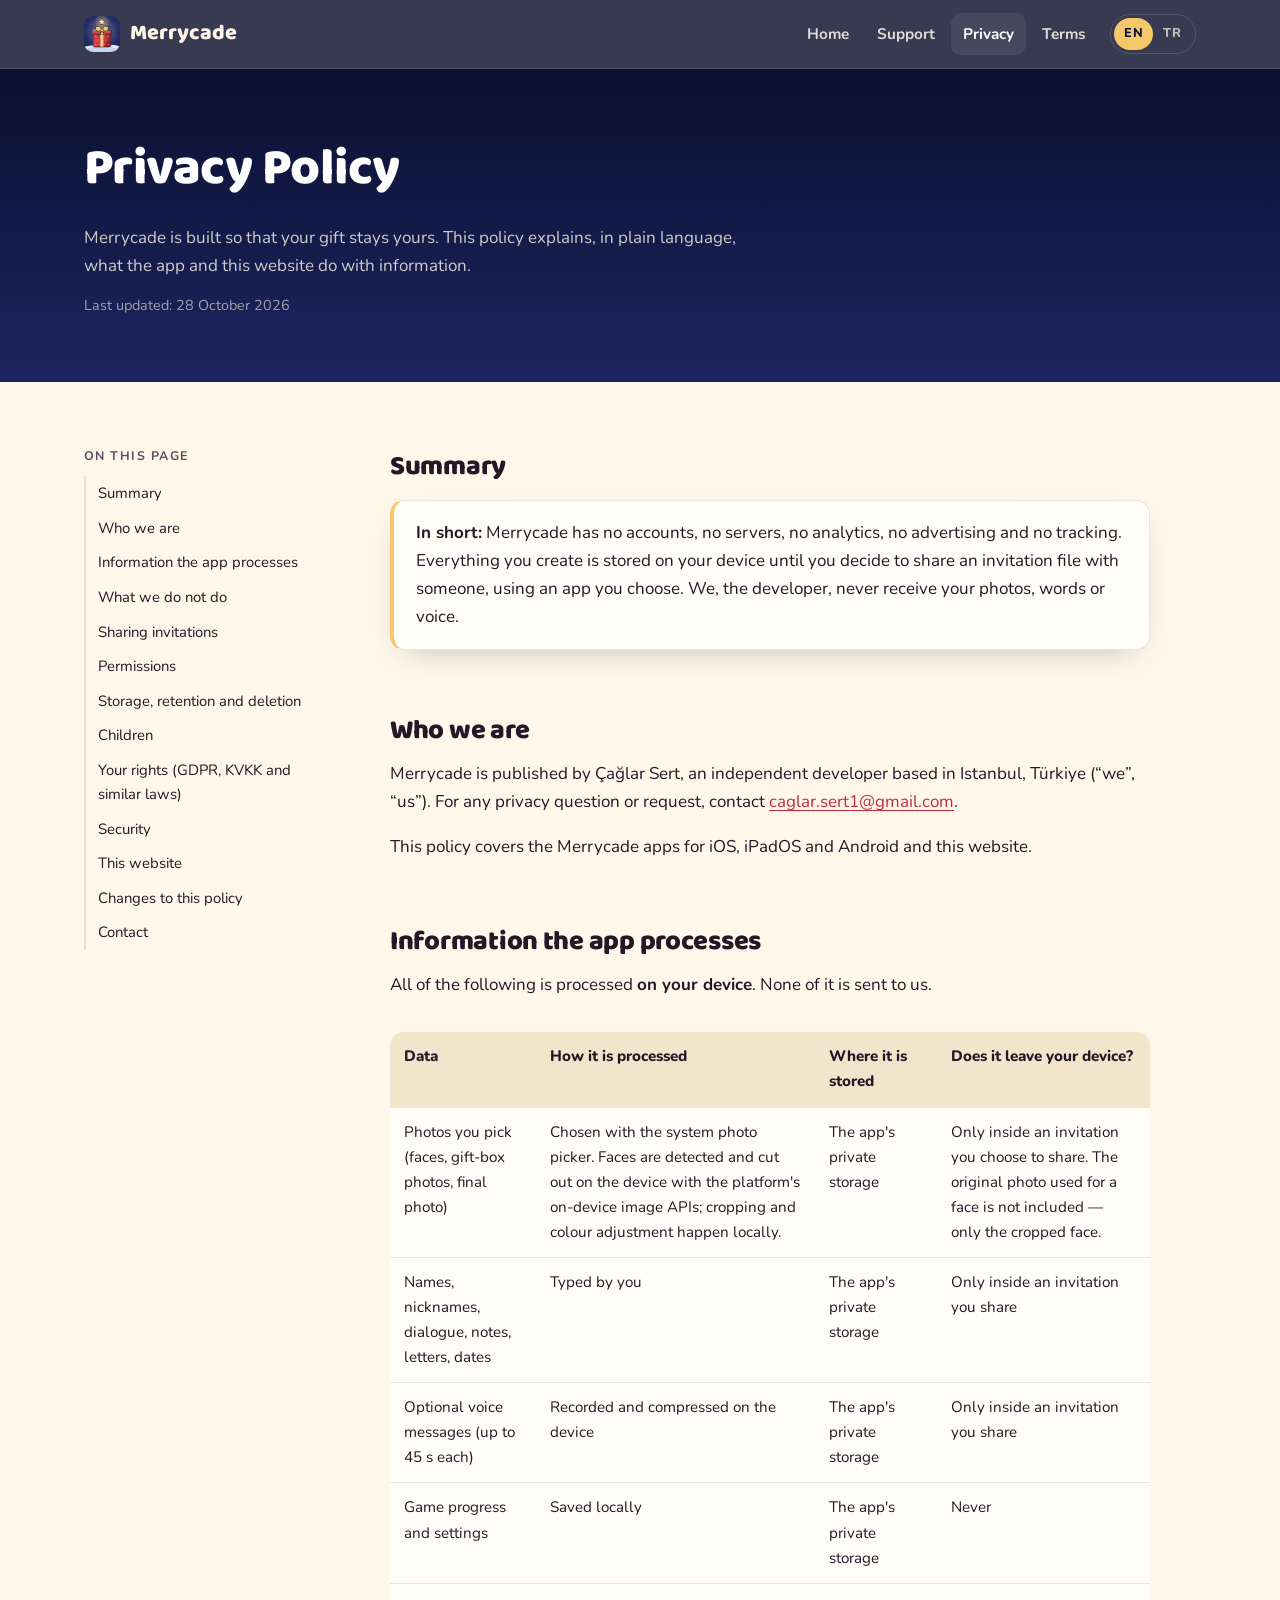
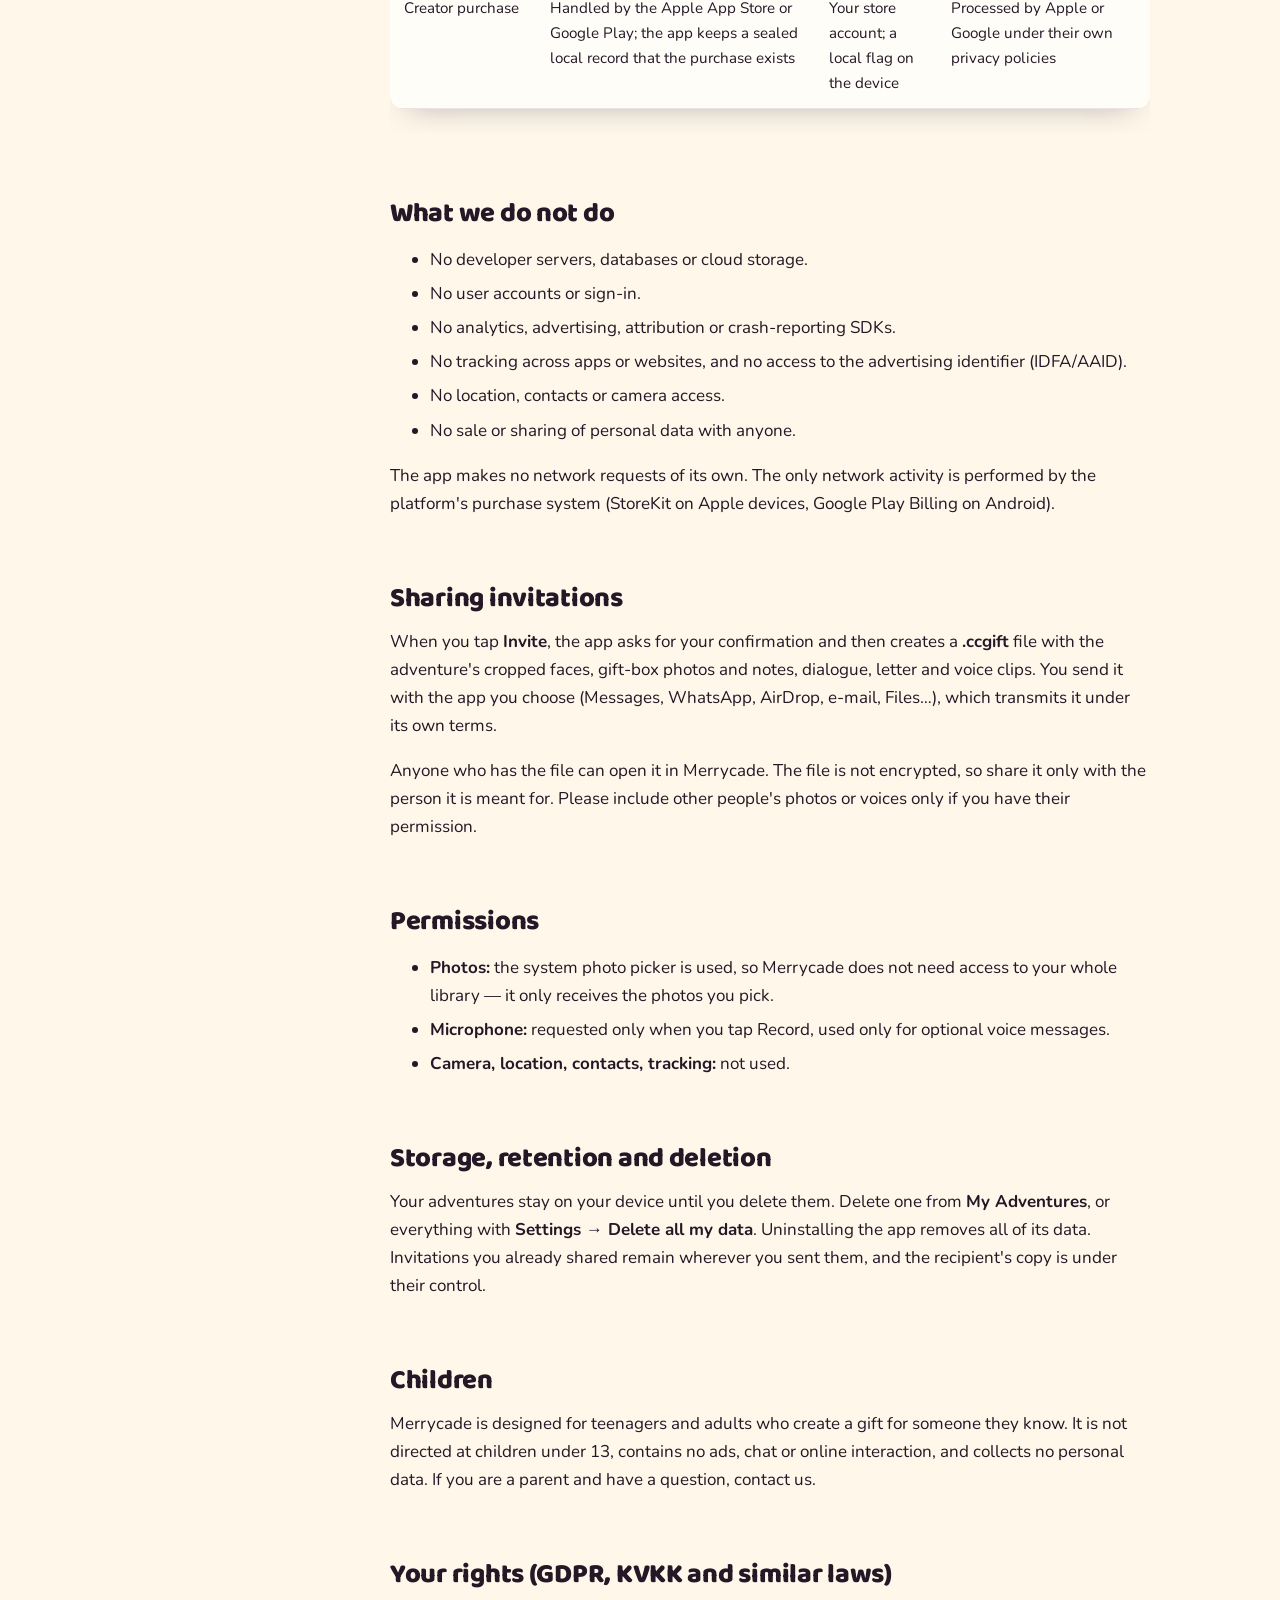
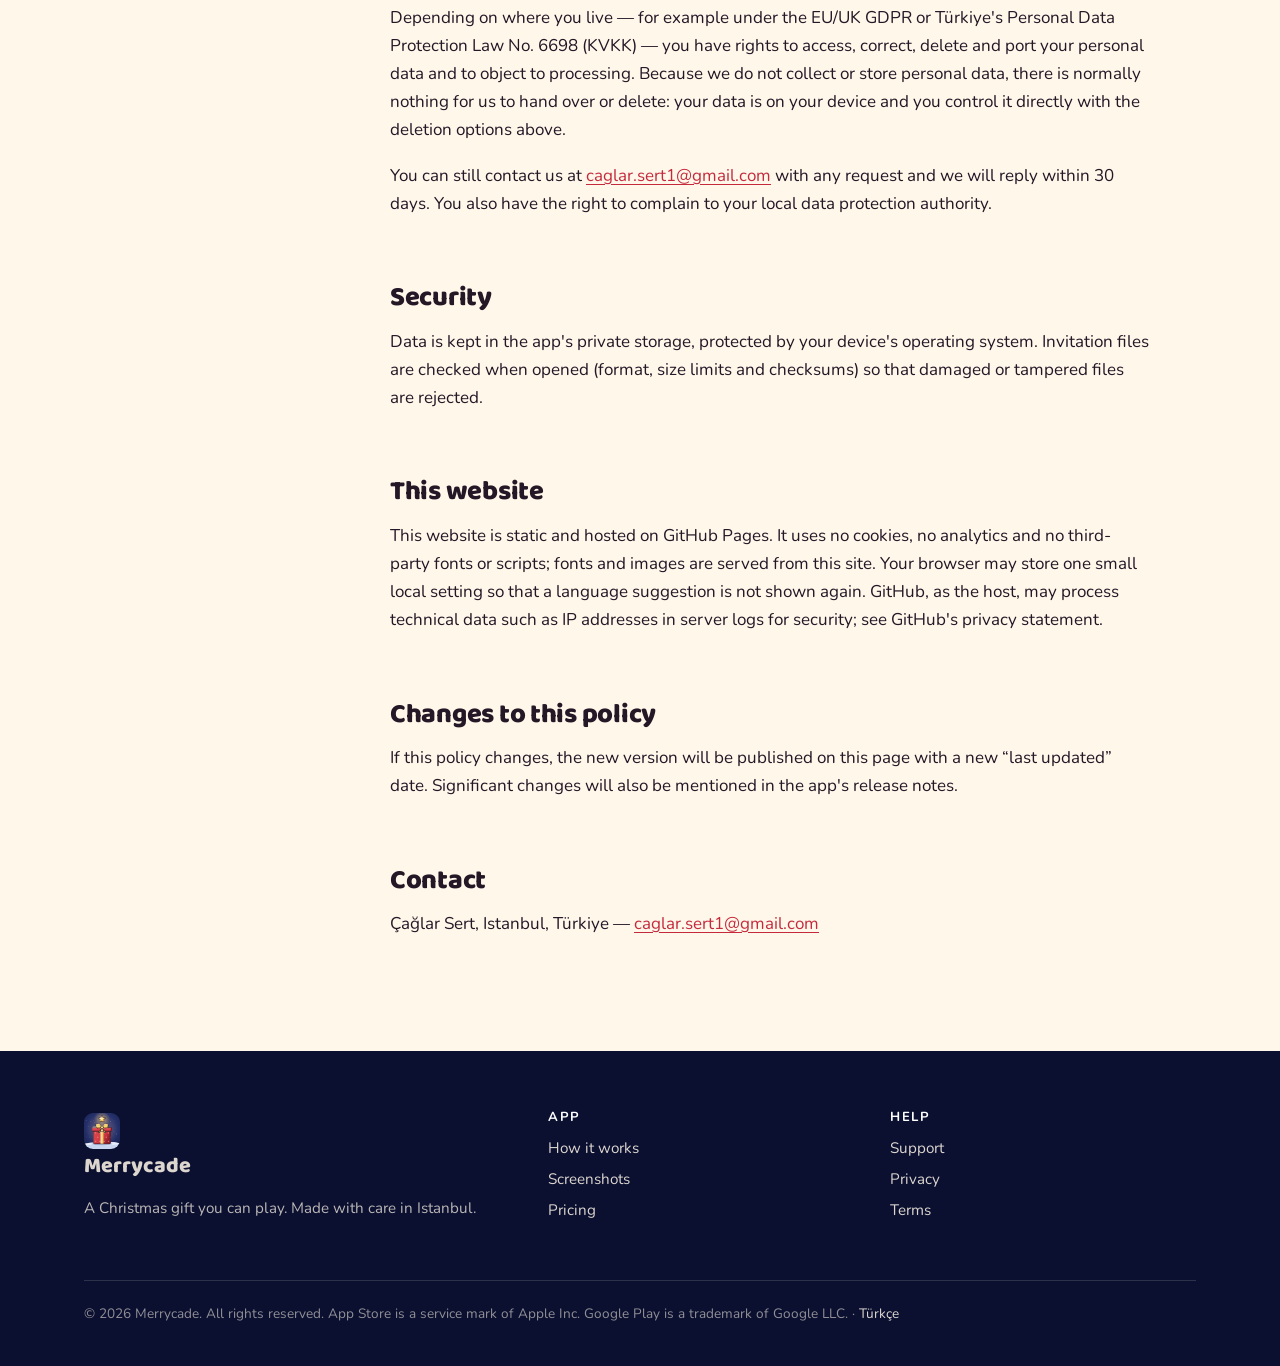
<file: privacy.html>
<!doctype html>
<html lang="en">
<head>
<meta charset="utf-8">
<meta name="viewport" content="width=device-width, initial-scale=1">
<title>Privacy Policy — Merrycade</title>
<meta name="description" content="Merrycade privacy policy: no accounts, no servers, no analytics, no ads, no tracking. Your photos, words and voice stay on your device until you share an invitation.">
<meta name="theme-color" content="#0b1030">
<meta name="apple-itunes-app" content="app-id=6827809596">
<link rel="canonical" href="https://cglrsert.github.io/merrycade-site/privacy.html">
<link rel="alternate" hreflang="en" href="https://cglrsert.github.io/merrycade-site/privacy.html">
<link rel="alternate" hreflang="tr" href="https://cglrsert.github.io/merrycade-site/tr/privacy.html">
<link rel="alternate" hreflang="x-default" href="https://cglrsert.github.io/merrycade-site/privacy.html">
<meta property="og:type" content="website">
<meta property="og:title" content="Privacy Policy — Merrycade">
<meta property="og:description" content="Merrycade privacy policy: no accounts, no servers, no analytics, no ads, no tracking. Your photos, words and voice stay on your device until you share an invitation.">
<meta property="og:image" content="https://cglrsert.github.io/merrycade-site/assets/img/og.jpg">
<meta property="og:url" content="https://cglrsert.github.io/merrycade-site/privacy.html">
<meta property="og:locale" content="en_US">
<meta name="twitter:card" content="summary_large_image">
<link rel="icon" type="image/png" href="assets/img/favicon.png">
<link rel="apple-touch-icon" href="assets/img/apple-touch-icon.png">
<link rel="preload" href="assets/fonts/Baloo2-ExtraBold.ttf" as="font" type="font/ttf" crossorigin>
<link rel="stylesheet" href="assets/css/site.css">
</head>
<body>
<a class="skip" href="#main">Skip to content</a>
<header class="site-header">
  <div class="wrap">
    <a class="brand" href="./"><img src="assets/img/icon-256.png" alt="" width="36" height="36">Merrycade</a>
    <button class="menu-btn" aria-expanded="false" aria-controls="nav">Menu</button>
    <nav class="nav" id="nav">
      <a href="./">Home</a><a href="support.html">Support</a><a href="privacy.html" aria-current="page">Privacy</a><a href="terms.html">Terms</a>
      <span class="lang" aria-label="Language"><span>EN</span><a href="tr/privacy.html" hreflang="tr" lang="tr">TR</a></span>
    </nav>
  </div>
</header>
<div class="lang-hint" data-lang="tr" role="status"><span>Bu sayfanın Türkçesi de var. <a href="tr/privacy.html">Türkçe&#x27;ye geç</a></span><button aria-label="Close">×</button></div>

<main id="main">
<div class="doc-hero"><div class="wrap"><h1>Privacy Policy</h1><p>Merrycade is built so that your gift stays yours. This policy explains, in plain language, what the app and this website do with information.</p><p class="meta">Last updated: 28 October 2026</p></div></div>
<div class="doc"><aside class="toc"><b>On this page</b><a href="#summary">Summary</a><a href="#who">Who we are</a><a href="#data">Information the app processes</a><a href="#not">What we do not do</a><a href="#invites">Sharing invitations</a><a href="#permissions">Permissions</a><a href="#retention">Storage, retention and deletion</a><a href="#children">Children</a><a href="#rights">Your rights (GDPR, KVKK and similar laws)</a><a href="#security">Security</a><a href="#website">This website</a><a href="#changes">Changes to this policy</a><a href="#contact">Contact</a></aside><article class="doc-body"><h2 id="summary">Summary</h2><div class="callout"><p><b>In short:</b> Merrycade has no accounts, no servers, no analytics, no advertising and no tracking. Everything you create is stored on your device until you decide to share an invitation file with someone, using an app you choose. We, the developer, never receive your photos, words or voice.</p></div><h2 id="who">Who we are</h2><p>Merrycade is published by Çağlar Sert, an independent developer based in Istanbul, Türkiye (“we”, “us”). For any privacy question or request, contact <a href="mailto:caglar.sert1@gmail.com">caglar.sert1@gmail.com</a>.</p><p>This policy covers the Merrycade apps for iOS, iPadOS and Android and this website.</p><h2 id="data">Information the app processes</h2><p>All of the following is processed <b>on your device</b>. None of it is sent to us.</p><div class="table-wrap"><table><thead><tr><th>Data</th><th>How it is processed</th><th>Where it is stored</th><th>Does it leave your device?</th></tr></thead><tbody><tr><td>Photos you pick (faces, gift-box photos, final photo)</td><td>Chosen with the system photo picker. Faces are detected and cut out on the device with the platform's on-device image APIs; cropping and colour adjustment happen locally.</td><td>The app's private storage</td><td>Only inside an invitation you choose to share. The original photo used for a face is not included — only the cropped face.</td></tr><tr><td>Names, nicknames, dialogue, notes, letters, dates</td><td>Typed by you</td><td>The app's private storage</td><td>Only inside an invitation you share</td></tr><tr><td>Optional voice messages (up to 45 s each)</td><td>Recorded and compressed on the device</td><td>The app's private storage</td><td>Only inside an invitation you share</td></tr><tr><td>Game progress and settings</td><td>Saved locally</td><td>The app's private storage</td><td>Never</td></tr><tr><td>Creator purchase</td><td>Handled by the Apple App Store or Google Play; the app keeps a sealed local record that the purchase exists</td><td>Your store account; a local flag on the device</td><td>Processed by Apple or Google under their own privacy policies</td></tr></tbody></table></div><h2 id="not">What we do not do</h2><ul><li>No developer servers, databases or cloud storage.</li><li>No user accounts or sign-in.</li><li>No analytics, advertising, attribution or crash-reporting SDKs.</li><li>No tracking across apps or websites, and no access to the advertising identifier (IDFA/AAID).</li><li>No location, contacts or camera access.</li><li>No sale or sharing of personal data with anyone.</li></ul><p>The app makes no network requests of its own. The only network activity is performed by the platform's purchase system (StoreKit on Apple devices, Google Play Billing on Android).</p><h2 id="invites">Sharing invitations</h2><p>When you tap <b>Invite</b>, the app asks for your confirmation and then creates a <b>.ccgift</b> file with the adventure's cropped faces, gift-box photos and notes, dialogue, letter and voice clips. You send it with the app you choose (Messages, WhatsApp, AirDrop, e-mail, Files…), which transmits it under its own terms.</p><p>Anyone who has the file can open it in Merrycade. The file is not encrypted, so share it only with the person it is meant for. Please include other people's photos or voices only if you have their permission.</p><h2 id="permissions">Permissions</h2><ul><li><b>Photos:</b> the system photo picker is used, so Merrycade does not need access to your whole library — it only receives the photos you pick.</li><li><b>Microphone:</b> requested only when you tap Record, used only for optional voice messages.</li><li><b>Camera, location, contacts, tracking:</b> not used.</li></ul><h2 id="retention">Storage, retention and deletion</h2><p>Your adventures stay on your device until you delete them. Delete one from <b>My Adventures</b>, or everything with <b>Settings → Delete all my data</b>. Uninstalling the app removes all of its data. Invitations you already shared remain wherever you sent them, and the recipient's copy is under their control.</p><h2 id="children">Children</h2><p>Merrycade is designed for teenagers and adults who create a gift for someone they know. It is not directed at children under 13, contains no ads, chat or online interaction, and collects no personal data. If you are a parent and have a question, contact us.</p><h2 id="rights">Your rights (GDPR, KVKK and similar laws)</h2><p>Depending on where you live — for example under the EU/UK GDPR or Türkiye's Personal Data Protection Law No. 6698 (KVKK) — you have rights to access, correct, delete and port your personal data and to object to processing. Because we do not collect or store personal data, there is normally nothing for us to hand over or delete: your data is on your device and you control it directly with the deletion options above.</p><p>You can still contact us at <a href="mailto:caglar.sert1@gmail.com">caglar.sert1@gmail.com</a> with any request and we will reply within 30 days. You also have the right to complain to your local data protection authority.</p><h2 id="security">Security</h2><p>Data is kept in the app's private storage, protected by your device's operating system. Invitation files are checked when opened (format, size limits and checksums) so that damaged or tampered files are rejected.</p><h2 id="website">This website</h2><p>This website is static and hosted on GitHub Pages. It uses no cookies, no analytics and no third-party fonts or scripts; fonts and images are served from this site. Your browser may store one small local setting so that a language suggestion is not shown again. GitHub, as the host, may process technical data such as IP addresses in server logs for security; see GitHub's privacy statement.</p><h2 id="changes">Changes to this policy</h2><p>If this policy changes, the new version will be published on this page with a new “last updated” date. Significant changes will also be mentioned in the app's release notes.</p><h2 id="contact">Contact</h2><p>Çağlar Sert, Istanbul, Türkiye — <a href="mailto:caglar.sert1@gmail.com">caglar.sert1@gmail.com</a></p></article></div>
</main>
<footer class="site-footer">
  <div class="wrap">
    <div><a class="brand" href="./"><img src="assets/img/icon-256.png" alt="" width="36" height="36">Merrycade</a><p style="margin-top:12px">A Christmas gift you can play. Made with care in Istanbul.</p></div>
    <div><b>App</b><a href="./#how">How it works</a><a href="./#screenshots">Screenshots</a><a href="./#pricing">Pricing</a></div>
    <div><b>Help</b><a href="support.html">Support</a><a href="privacy.html">Privacy</a><a href="terms.html">Terms</a></div>
    <div class="legal">© 2026 Merrycade. All rights reserved. App Store is a service mark of Apple Inc. Google Play is a trademark of Google LLC. · <a style="display:inline" href="tr/privacy.html">Türkçe</a></div>
  </div>
</footer>
<script src="assets/js/site.js" defer></script>
</body>
</html>
</file>
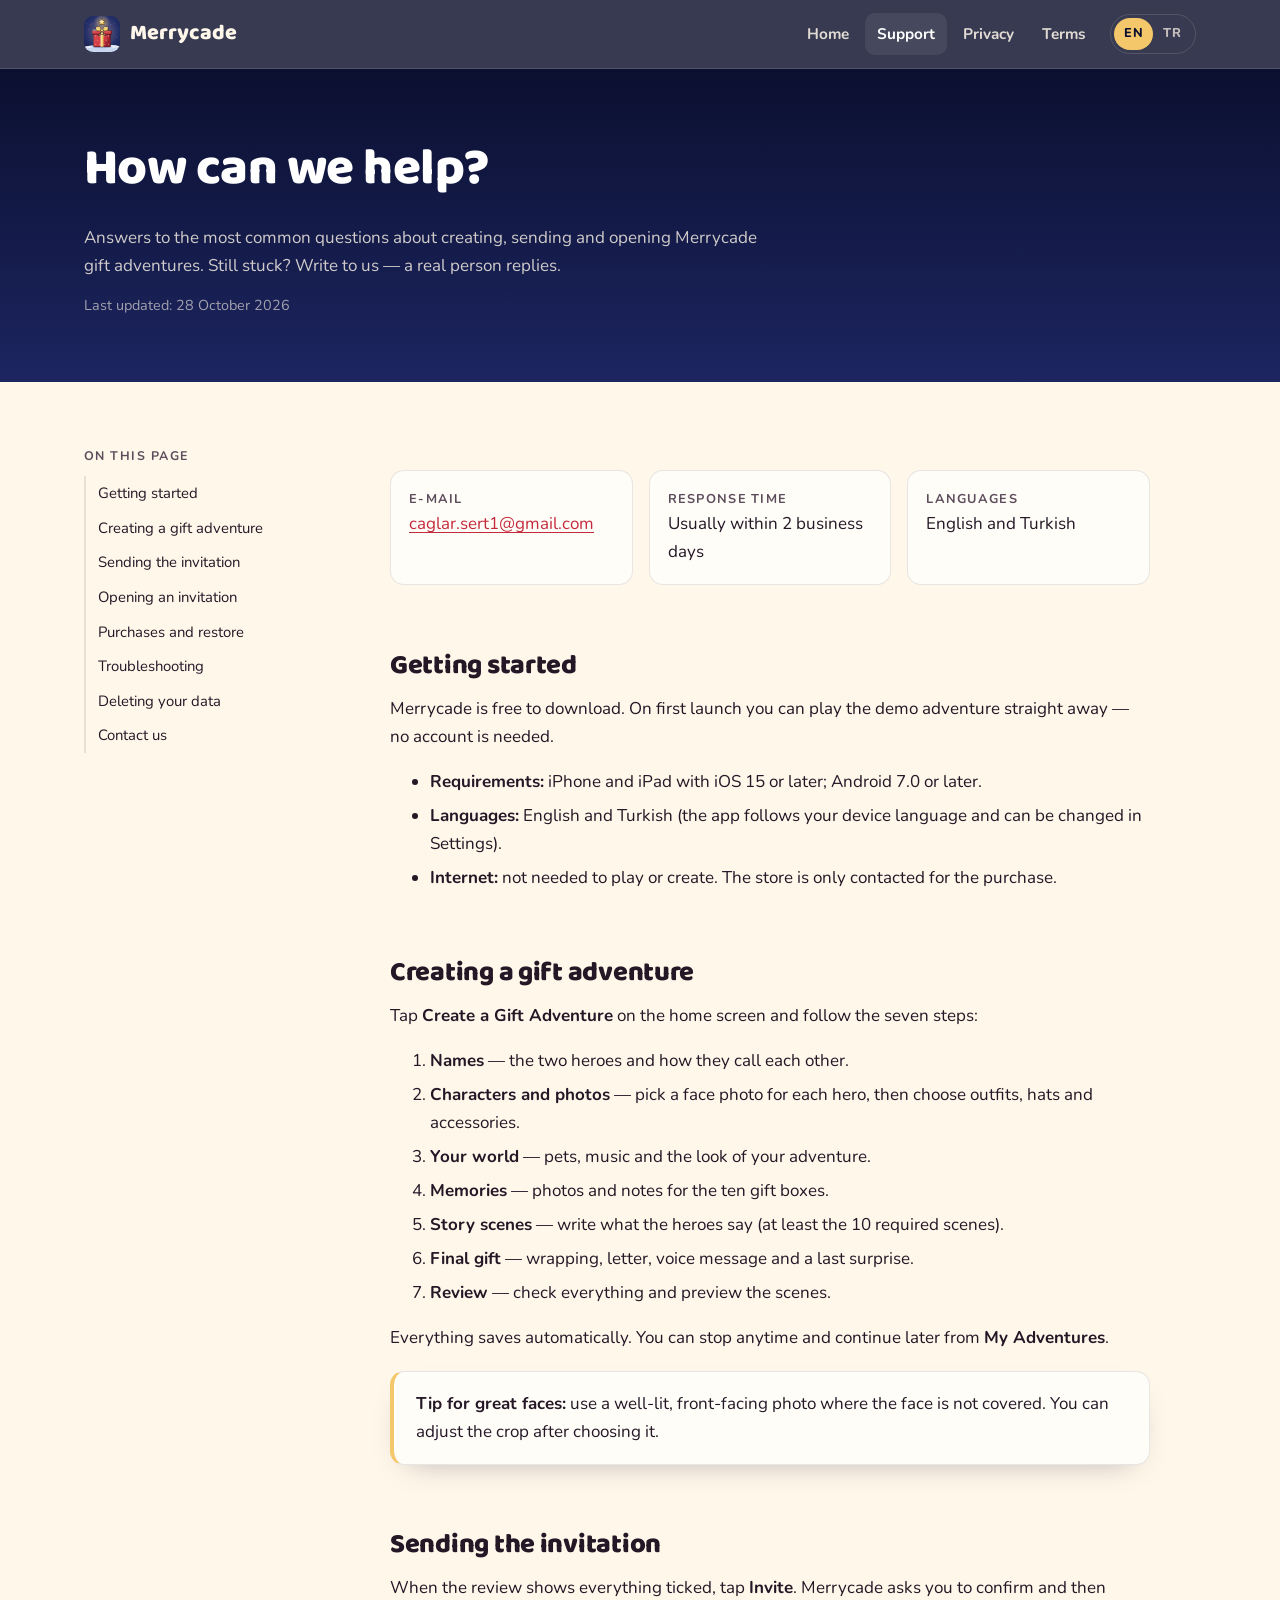
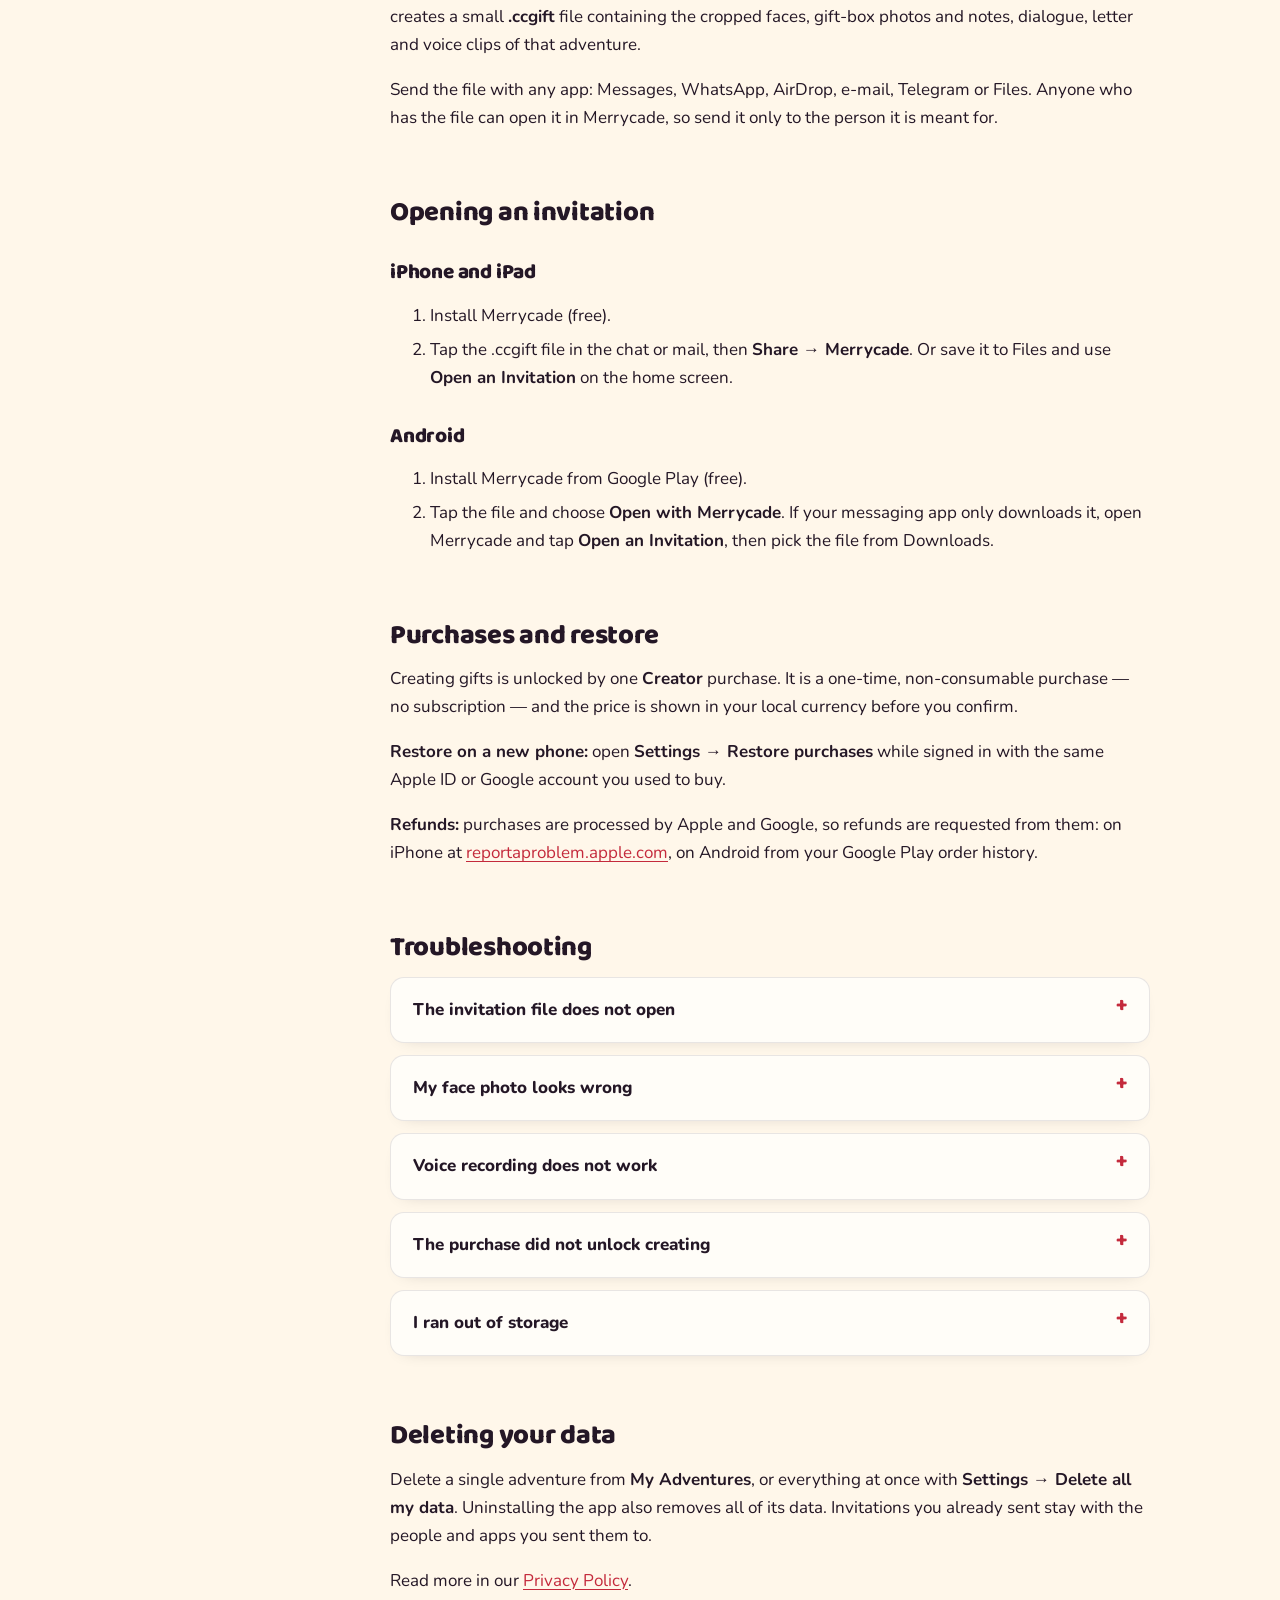
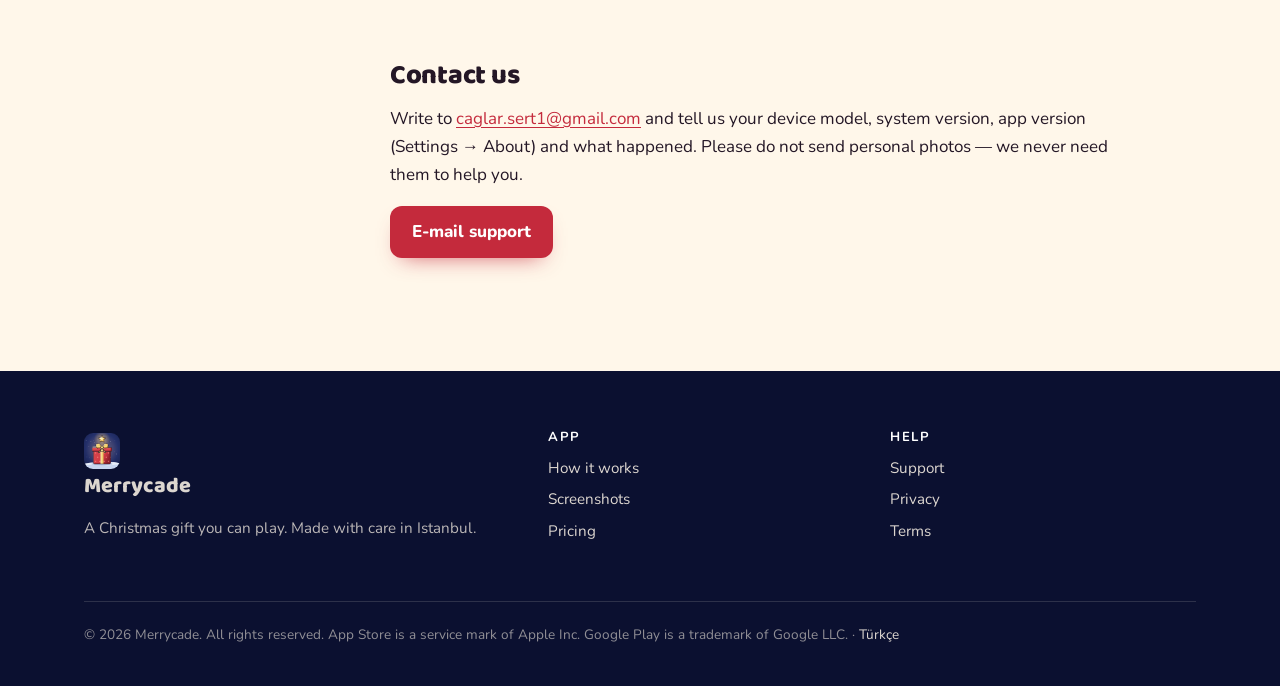
<file: support.html>
<!doctype html>
<html lang="en">
<head>
<meta charset="utf-8">
<meta name="viewport" content="width=device-width, initial-scale=1">
<title>Support — Merrycade</title>
<meta name="description" content="Help with Merrycade: creating and sending gift adventures, opening invitations, purchases, restore, refunds, troubleshooting and contact.">
<meta name="theme-color" content="#0b1030">
<meta name="apple-itunes-app" content="app-id=6827809596">
<link rel="canonical" href="https://cglrsert.github.io/merrycade-site/support.html">
<link rel="alternate" hreflang="en" href="https://cglrsert.github.io/merrycade-site/support.html">
<link rel="alternate" hreflang="tr" href="https://cglrsert.github.io/merrycade-site/tr/support.html">
<link rel="alternate" hreflang="x-default" href="https://cglrsert.github.io/merrycade-site/support.html">
<meta property="og:type" content="website">
<meta property="og:title" content="Support — Merrycade">
<meta property="og:description" content="Help with Merrycade: creating and sending gift adventures, opening invitations, purchases, restore, refunds, troubleshooting and contact.">
<meta property="og:image" content="https://cglrsert.github.io/merrycade-site/assets/img/og.jpg">
<meta property="og:url" content="https://cglrsert.github.io/merrycade-site/support.html">
<meta property="og:locale" content="en_US">
<meta name="twitter:card" content="summary_large_image">
<link rel="icon" type="image/png" href="assets/img/favicon.png">
<link rel="apple-touch-icon" href="assets/img/apple-touch-icon.png">
<link rel="preload" href="assets/fonts/Baloo2-ExtraBold.ttf" as="font" type="font/ttf" crossorigin>
<link rel="stylesheet" href="assets/css/site.css">
</head>
<body>
<a class="skip" href="#main">Skip to content</a>
<header class="site-header">
  <div class="wrap">
    <a class="brand" href="./"><img src="assets/img/icon-256.png" alt="" width="36" height="36">Merrycade</a>
    <button class="menu-btn" aria-expanded="false" aria-controls="nav">Menu</button>
    <nav class="nav" id="nav">
      <a href="./">Home</a><a href="support.html" aria-current="page">Support</a><a href="privacy.html">Privacy</a><a href="terms.html">Terms</a>
      <span class="lang" aria-label="Language"><span>EN</span><a href="tr/support.html" hreflang="tr" lang="tr">TR</a></span>
    </nav>
  </div>
</header>
<div class="lang-hint" data-lang="tr" role="status"><span>Bu sayfanın Türkçesi de var. <a href="tr/support.html">Türkçe&#x27;ye geç</a></span><button aria-label="Close">×</button></div>

<main id="main">
<div class="doc-hero"><div class="wrap"><h1>How can we help?</h1><p>Answers to the most common questions about creating, sending and opening Merrycade gift adventures. Still stuck? Write to us — a real person replies.</p><p class="meta">Last updated: 28 October 2026</p></div></div>
<div class="doc"><aside class="toc"><b>On this page</b><a href="#start">Getting started</a><a href="#create">Creating a gift adventure</a><a href="#send">Sending the invitation</a><a href="#open">Opening an invitation</a><a href="#purchase">Purchases and restore</a><a href="#trouble">Troubleshooting</a><a href="#data">Deleting your data</a><a href="#contact">Contact us</a></aside><article class="doc-body"><div class="contact-card"><div><b>E-mail</b><a href="mailto:caglar.sert1@gmail.com">caglar.sert1@gmail.com</a></div><div><b>Response time</b>Usually within 2 business days</div><div><b>Languages</b>English and Turkish</div></div><h2 id="start">Getting started</h2><p>Merrycade is free to download. On first launch you can play the demo adventure straight away — no account is needed.</p><ul><li><b>Requirements:</b> iPhone and iPad with iOS 15 or later; Android 7.0 or later.</li><li><b>Languages:</b> English and Turkish (the app follows your device language and can be changed in Settings).</li><li><b>Internet:</b> not needed to play or create. The store is only contacted for the purchase.</li></ul><h2 id="create">Creating a gift adventure</h2><p>Tap <b>Create a Gift Adventure</b> on the home screen and follow the seven steps:</p><ol><li><b>Names</b> — the two heroes and how they call each other.</li><li><b>Characters and photos</b> — pick a face photo for each hero, then choose outfits, hats and accessories.</li><li><b>Your world</b> — pets, music and the look of your adventure.</li><li><b>Memories</b> — photos and notes for the ten gift boxes.</li><li><b>Story scenes</b> — write what the heroes say (at least the 10 required scenes).</li><li><b>Final gift</b> — wrapping, letter, voice message and a last surprise.</li><li><b>Review</b> — check everything and preview the scenes.</li></ol><p>Everything saves automatically. You can stop anytime and continue later from <b>My Adventures</b>.</p><div class="callout"><p><b>Tip for great faces:</b> use a well-lit, front-facing photo where the face is not covered. You can adjust the crop after choosing it.</p></div><h2 id="send">Sending the invitation</h2><p>When the review shows everything ticked, tap <b>Invite</b>. Merrycade asks you to confirm and then creates a small <b>.ccgift</b> file containing the cropped faces, gift-box photos and notes, dialogue, letter and voice clips of that adventure.</p><p>Send the file with any app: Messages, WhatsApp, AirDrop, e-mail, Telegram or Files. Anyone who has the file can open it in Merrycade, so send it only to the person it is meant for.</p><h2 id="open">Opening an invitation</h2><h3>iPhone and iPad</h3><ol><li>Install Merrycade (free).</li><li>Tap the .ccgift file in the chat or mail, then <b>Share → Merrycade</b>. Or save it to Files and use <b>Open an Invitation</b> on the home screen.</li></ol><h3>Android</h3><ol><li>Install Merrycade from Google Play (free).</li><li>Tap the file and choose <b>Open with Merrycade</b>. If your messaging app only downloads it, open Merrycade and tap <b>Open an Invitation</b>, then pick the file from Downloads.</li></ol><h2 id="purchase">Purchases and restore</h2><p>Creating gifts is unlocked by one <b>Creator</b> purchase. It is a one-time, non-consumable purchase — no subscription — and the price is shown in your local currency before you confirm.</p><p><b>Restore on a new phone:</b> open <b>Settings → Restore purchases</b> while signed in with the same Apple ID or Google account you used to buy.</p><p><b>Refunds:</b> purchases are processed by Apple and Google, so refunds are requested from them: on iPhone at <a href="https://reportaproblem.apple.com">reportaproblem.apple.com</a>, on Android from your Google Play order history.</p><h2 id="trouble">Troubleshooting</h2><details><summary>The invitation file does not open</summary><div><p>Make sure Merrycade is installed and up to date, and that the file was not renamed or converted by the messaging app (it must end in .ccgift). Try saving it to Files/Downloads and using <b>Open an Invitation</b>. Files that were modified are rejected for safety.</p></div></details><details><summary>My face photo looks wrong</summary><div><p>Choose a photo where the face is clearly visible and facing the camera, with good light. Very small or blurry faces may not be detected. You can pick another photo at any time.</p></div></details><details><summary>Voice recording does not work</summary><div><p>Merrycade asks for microphone access the first time you tap Record. If you declined, allow it in your device settings (Settings → Merrycade → Microphone on iPhone; Settings → Apps → Merrycade → Permissions on Android).</p></div></details><details><summary>The purchase did not unlock creating</summary><div><p>Wait a moment and reopen the app, then try <b>Settings → Restore purchases</b>. Check that you are signed in to the store with the account you used to buy. If a payment is pending (for example family approval), it unlocks once it completes.</p></div></details><details><summary>I ran out of storage</summary><div><p>Adventures with many photos and voice clips take space. Delete adventures you no longer need from <b>My Adventures</b>.</p></div></details><h2 id="data">Deleting your data</h2><p>Delete a single adventure from <b>My Adventures</b>, or everything at once with <b>Settings → Delete all my data</b>. Uninstalling the app also removes all of its data. Invitations you already sent stay with the people and apps you sent them to.</p><p>Read more in our <a href="privacy.html">Privacy Policy</a>.</p><h2 id="contact">Contact us</h2><p>Write to <a href="mailto:caglar.sert1@gmail.com">caglar.sert1@gmail.com</a> and tell us your device model, system version, app version (Settings → About) and what happened. Please do not send personal photos — we never need them to help you.</p><p><a class="btn" href="mailto:caglar.sert1@gmail.com?subject=Merrycade%20support">E-mail support</a></p></article></div>
</main>
<footer class="site-footer">
  <div class="wrap">
    <div><a class="brand" href="./"><img src="assets/img/icon-256.png" alt="" width="36" height="36">Merrycade</a><p style="margin-top:12px">A Christmas gift you can play. Made with care in Istanbul.</p></div>
    <div><b>App</b><a href="./#how">How it works</a><a href="./#screenshots">Screenshots</a><a href="./#pricing">Pricing</a></div>
    <div><b>Help</b><a href="support.html">Support</a><a href="privacy.html">Privacy</a><a href="terms.html">Terms</a></div>
    <div class="legal">© 2026 Merrycade. All rights reserved. App Store is a service mark of Apple Inc. Google Play is a trademark of Google LLC. · <a style="display:inline" href="tr/support.html">Türkçe</a></div>
  </div>
</footer>
<script src="assets/js/site.js" defer></script>
</body>
</html>
</file>
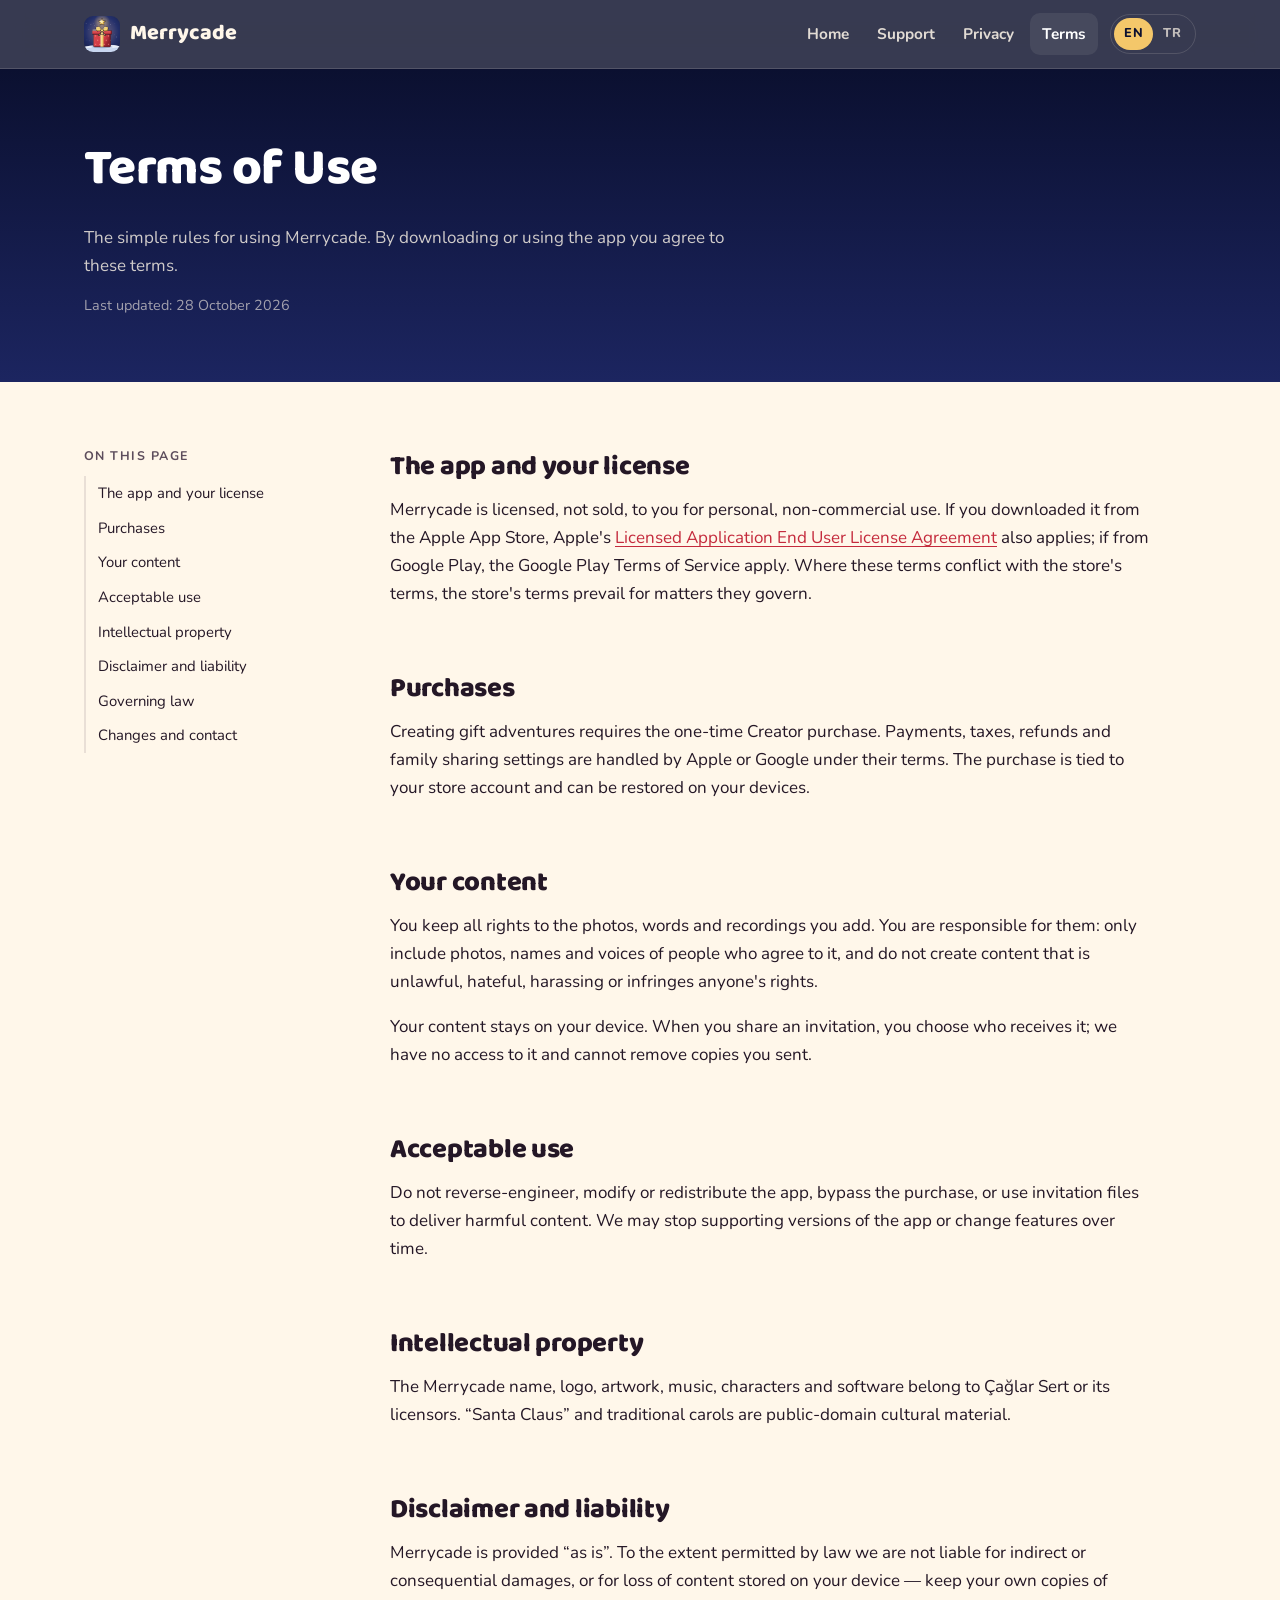
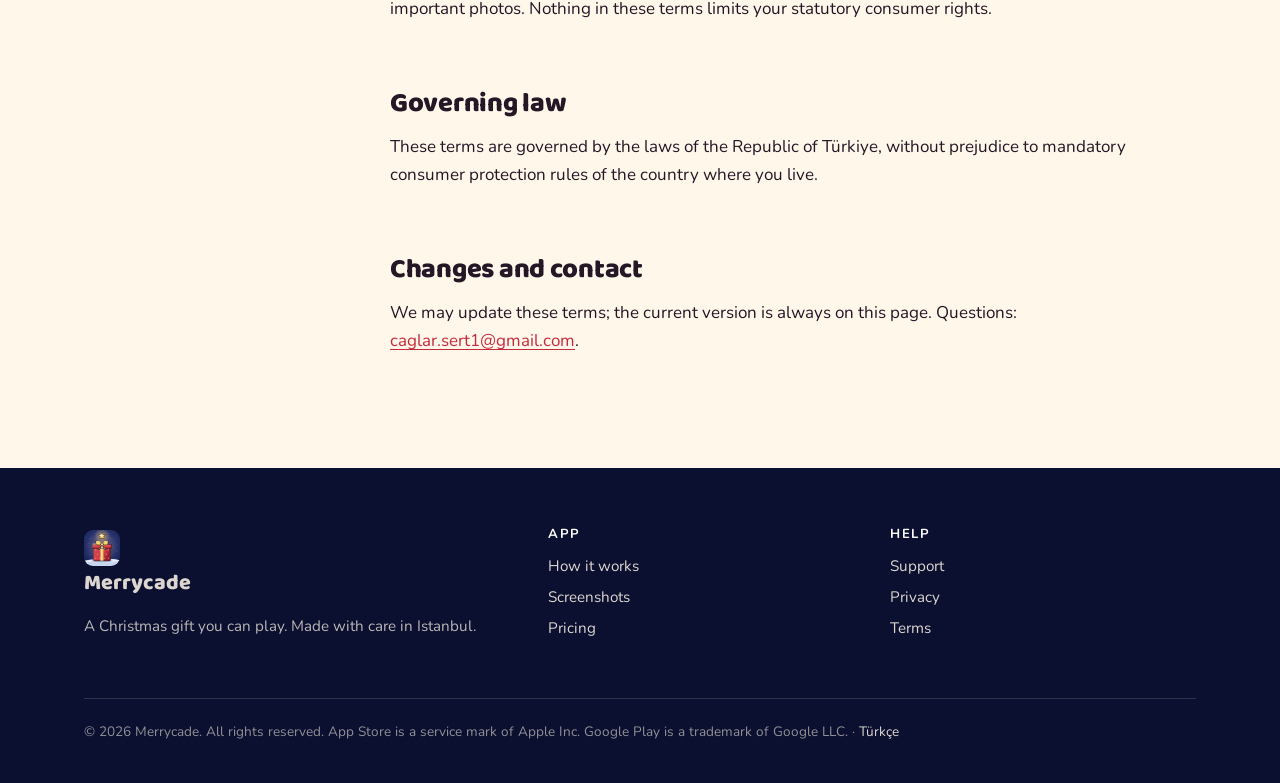
<file: terms.html>
<!doctype html>
<html lang="en">
<head>
<meta charset="utf-8">
<meta name="viewport" content="width=device-width, initial-scale=1">
<title>Terms of Use — Merrycade</title>
<meta name="description" content="Terms of use for the Merrycade app and website.">
<meta name="theme-color" content="#0b1030">
<meta name="apple-itunes-app" content="app-id=6827809596">
<link rel="canonical" href="https://cglrsert.github.io/merrycade-site/terms.html">
<link rel="alternate" hreflang="en" href="https://cglrsert.github.io/merrycade-site/terms.html">
<link rel="alternate" hreflang="tr" href="https://cglrsert.github.io/merrycade-site/tr/terms.html">
<link rel="alternate" hreflang="x-default" href="https://cglrsert.github.io/merrycade-site/terms.html">
<meta property="og:type" content="website">
<meta property="og:title" content="Terms of Use — Merrycade">
<meta property="og:description" content="Terms of use for the Merrycade app and website.">
<meta property="og:image" content="https://cglrsert.github.io/merrycade-site/assets/img/og.jpg">
<meta property="og:url" content="https://cglrsert.github.io/merrycade-site/terms.html">
<meta property="og:locale" content="en_US">
<meta name="twitter:card" content="summary_large_image">
<link rel="icon" type="image/png" href="assets/img/favicon.png">
<link rel="apple-touch-icon" href="assets/img/apple-touch-icon.png">
<link rel="preload" href="assets/fonts/Baloo2-ExtraBold.ttf" as="font" type="font/ttf" crossorigin>
<link rel="stylesheet" href="assets/css/site.css">
</head>
<body>
<a class="skip" href="#main">Skip to content</a>
<header class="site-header">
  <div class="wrap">
    <a class="brand" href="./"><img src="assets/img/icon-256.png" alt="" width="36" height="36">Merrycade</a>
    <button class="menu-btn" aria-expanded="false" aria-controls="nav">Menu</button>
    <nav class="nav" id="nav">
      <a href="./">Home</a><a href="support.html">Support</a><a href="privacy.html">Privacy</a><a href="terms.html" aria-current="page">Terms</a>
      <span class="lang" aria-label="Language"><span>EN</span><a href="tr/terms.html" hreflang="tr" lang="tr">TR</a></span>
    </nav>
  </div>
</header>
<div class="lang-hint" data-lang="tr" role="status"><span>Bu sayfanın Türkçesi de var. <a href="tr/terms.html">Türkçe&#x27;ye geç</a></span><button aria-label="Close">×</button></div>

<main id="main">
<div class="doc-hero"><div class="wrap"><h1>Terms of Use</h1><p>The simple rules for using Merrycade. By downloading or using the app you agree to these terms.</p><p class="meta">Last updated: 28 October 2026</p></div></div>
<div class="doc"><aside class="toc"><b>On this page</b><a href="#license">The app and your license</a><a href="#purchases">Purchases</a><a href="#content">Your content</a><a href="#acceptable">Acceptable use</a><a href="#ip">Intellectual property</a><a href="#disclaimer">Disclaimer and liability</a><a href="#law">Governing law</a><a href="#changes">Changes and contact</a></aside><article class="doc-body"><h2 id="license">The app and your license</h2><p>Merrycade is licensed, not sold, to you for personal, non-commercial use. If you downloaded it from the Apple App Store, Apple's <a href="https://www.apple.com/legal/internet-services/itunes/dev/stdeula/">Licensed Application End User License Agreement</a> also applies; if from Google Play, the Google Play Terms of Service apply. Where these terms conflict with the store's terms, the store's terms prevail for matters they govern.</p><h2 id="purchases">Purchases</h2><p>Creating gift adventures requires the one-time Creator purchase. Payments, taxes, refunds and family sharing settings are handled by Apple or Google under their terms. The purchase is tied to your store account and can be restored on your devices.</p><h2 id="content">Your content</h2><p>You keep all rights to the photos, words and recordings you add. You are responsible for them: only include photos, names and voices of people who agree to it, and do not create content that is unlawful, hateful, harassing or infringes anyone's rights.</p><p>Your content stays on your device. When you share an invitation, you choose who receives it; we have no access to it and cannot remove copies you sent.</p><h2 id="acceptable">Acceptable use</h2><p>Do not reverse-engineer, modify or redistribute the app, bypass the purchase, or use invitation files to deliver harmful content. We may stop supporting versions of the app or change features over time.</p><h2 id="ip">Intellectual property</h2><p>The Merrycade name, logo, artwork, music, characters and software belong to Çağlar Sert or its licensors. “Santa Claus” and traditional carols are public-domain cultural material.</p><h2 id="disclaimer">Disclaimer and liability</h2><p>Merrycade is provided “as is”. To the extent permitted by law we are not liable for indirect or consequential damages, or for loss of content stored on your device — keep your own copies of important photos. Nothing in these terms limits your statutory consumer rights.</p><h2 id="law">Governing law</h2><p>These terms are governed by the laws of the Republic of Türkiye, without prejudice to mandatory consumer protection rules of the country where you live.</p><h2 id="changes">Changes and contact</h2><p>We may update these terms; the current version is always on this page. Questions: <a href="mailto:caglar.sert1@gmail.com">caglar.sert1@gmail.com</a>.</p></article></div>
</main>
<footer class="site-footer">
  <div class="wrap">
    <div><a class="brand" href="./"><img src="assets/img/icon-256.png" alt="" width="36" height="36">Merrycade</a><p style="margin-top:12px">A Christmas gift you can play. Made with care in Istanbul.</p></div>
    <div><b>App</b><a href="./#how">How it works</a><a href="./#screenshots">Screenshots</a><a href="./#pricing">Pricing</a></div>
    <div><b>Help</b><a href="support.html">Support</a><a href="privacy.html">Privacy</a><a href="terms.html">Terms</a></div>
    <div class="legal">© 2026 Merrycade. All rights reserved. App Store is a service mark of Apple Inc. Google Play is a trademark of Google LLC. · <a style="display:inline" href="tr/terms.html">Türkçe</a></div>
  </div>
</footer>
<script src="assets/js/site.js" defer></script>
</body>
</html>
</file>
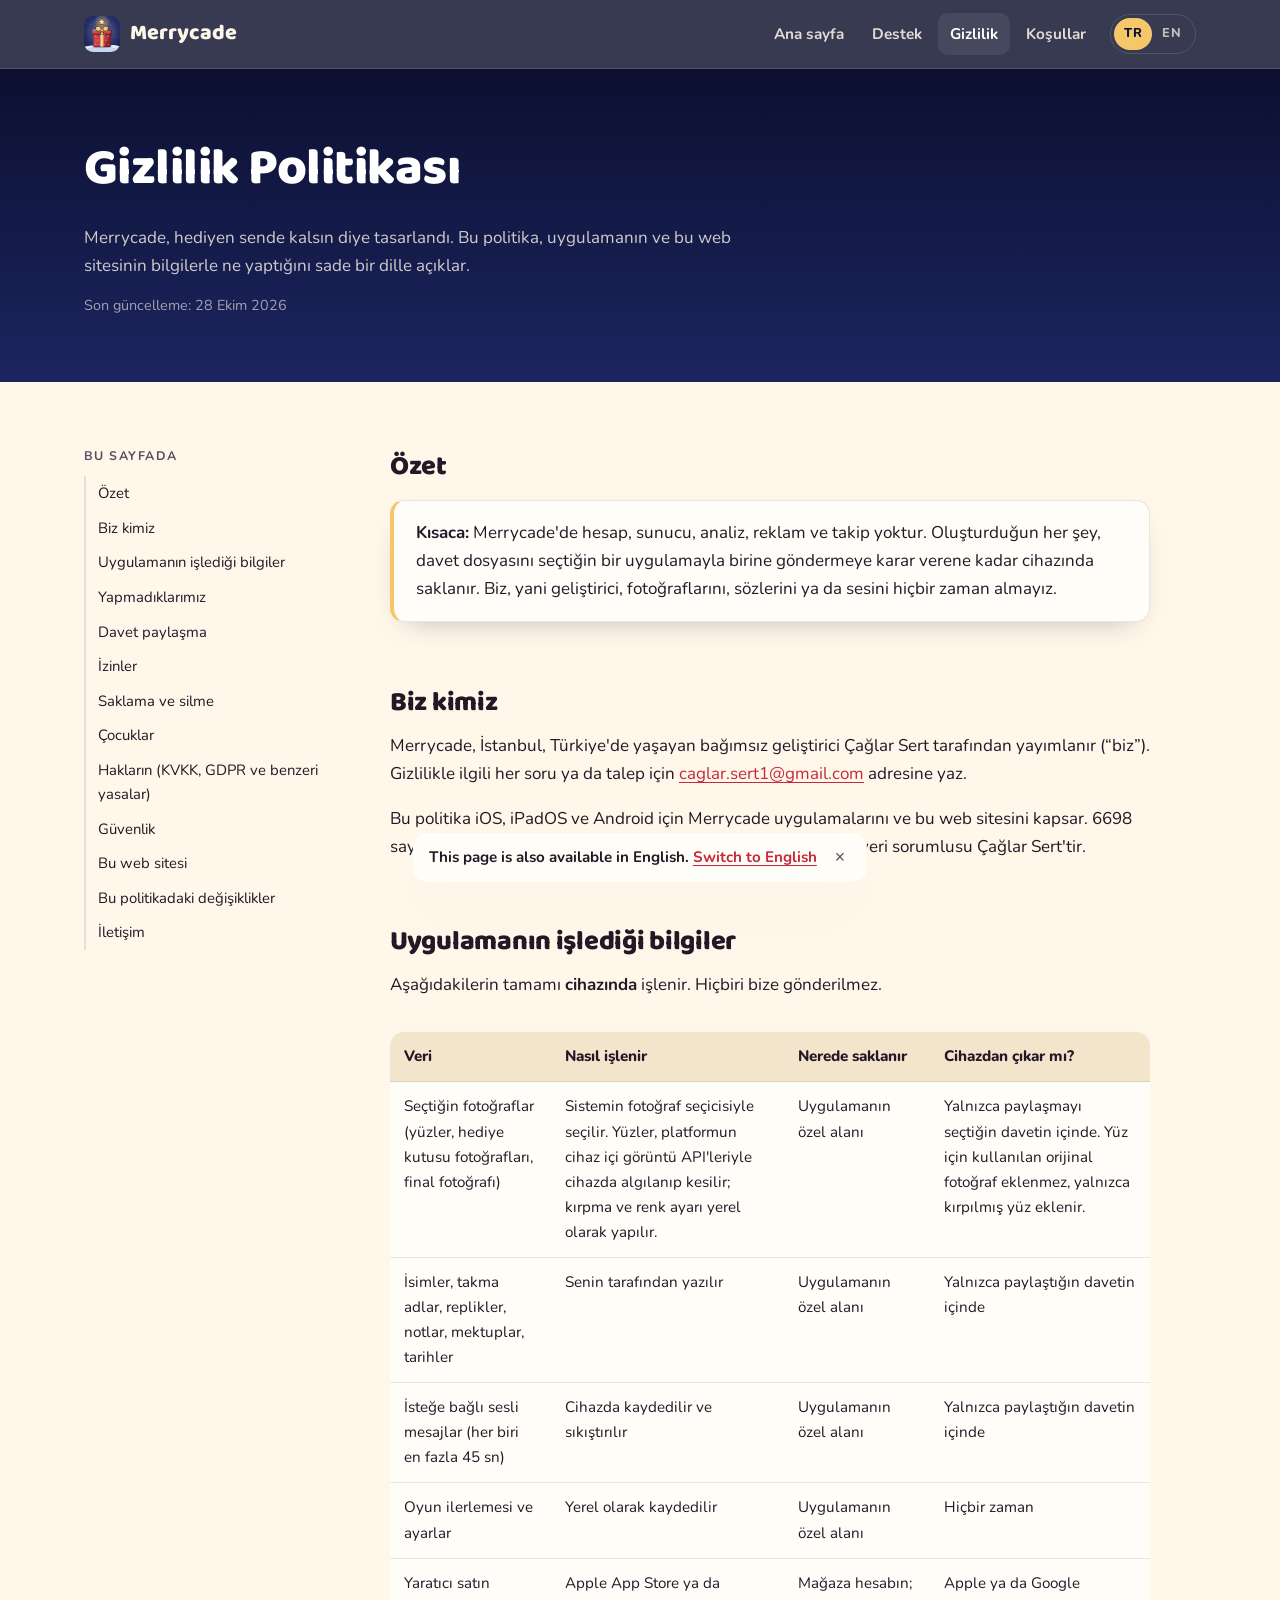
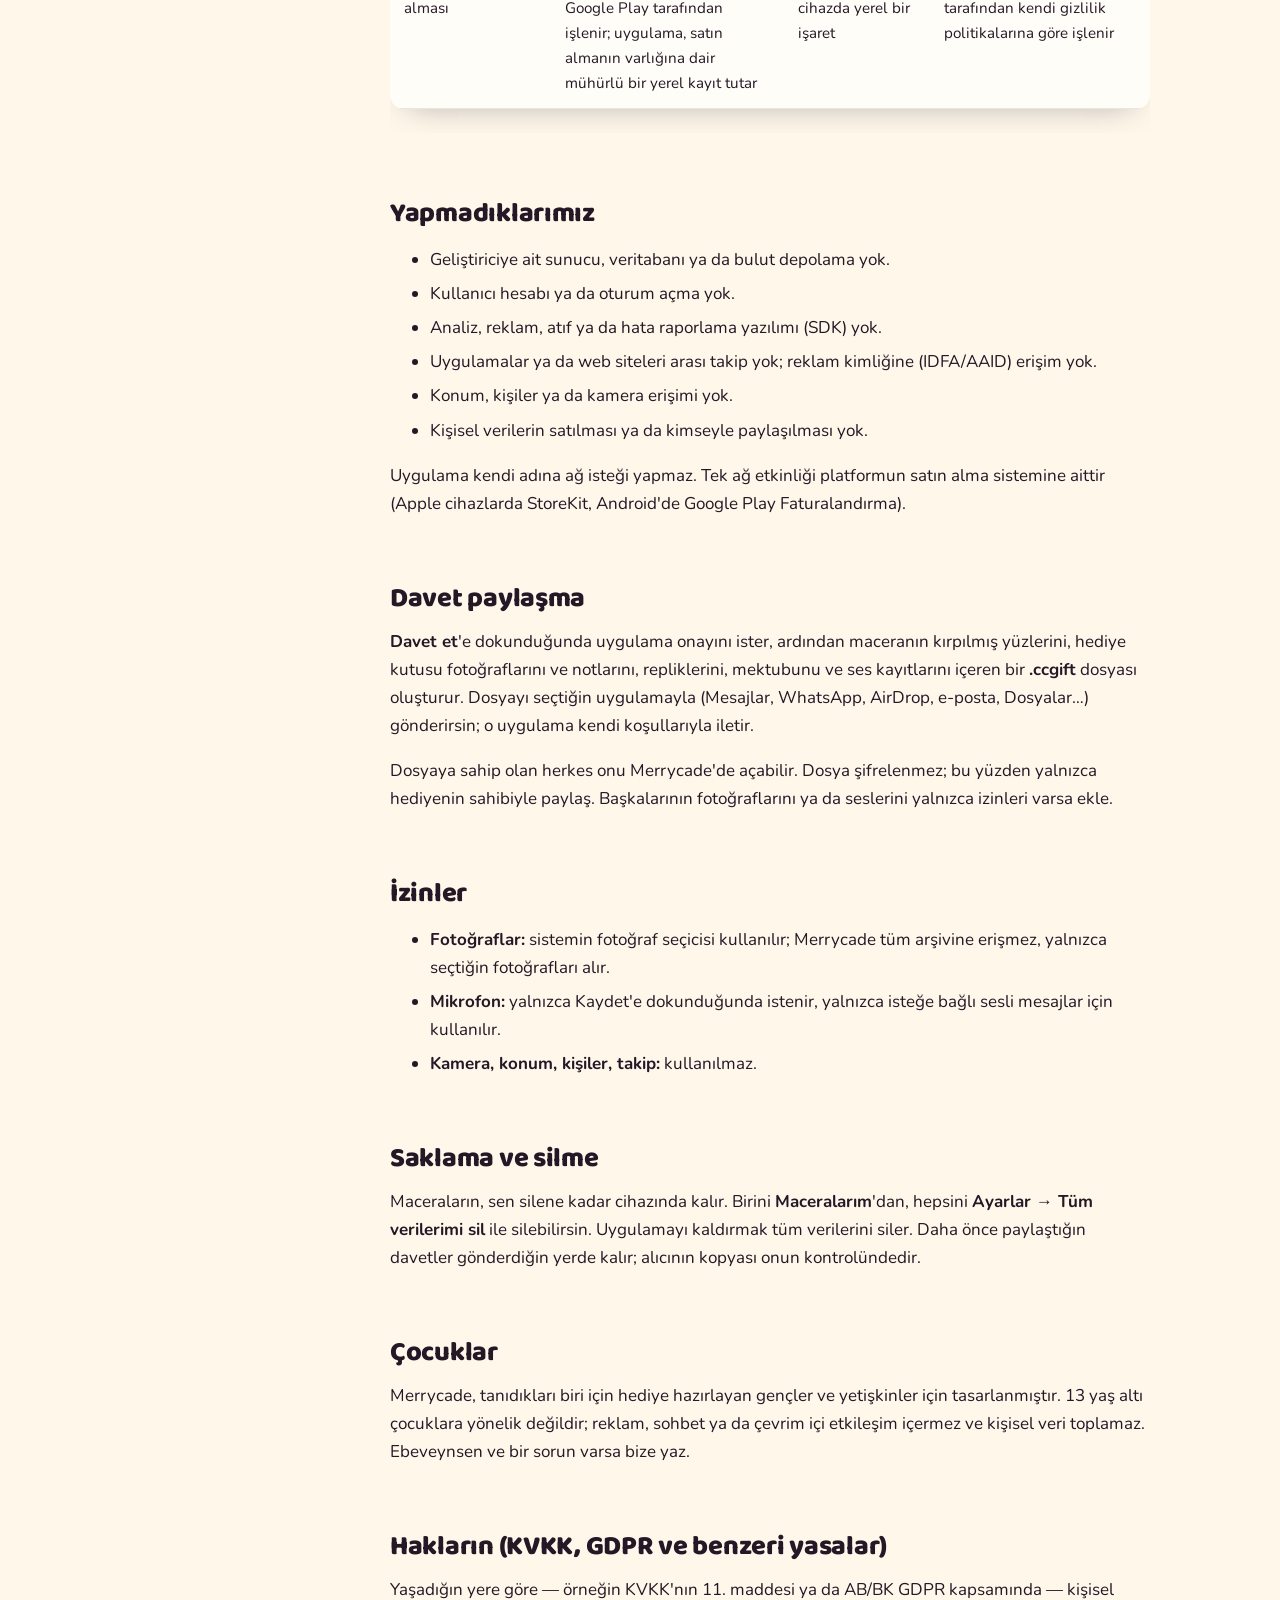
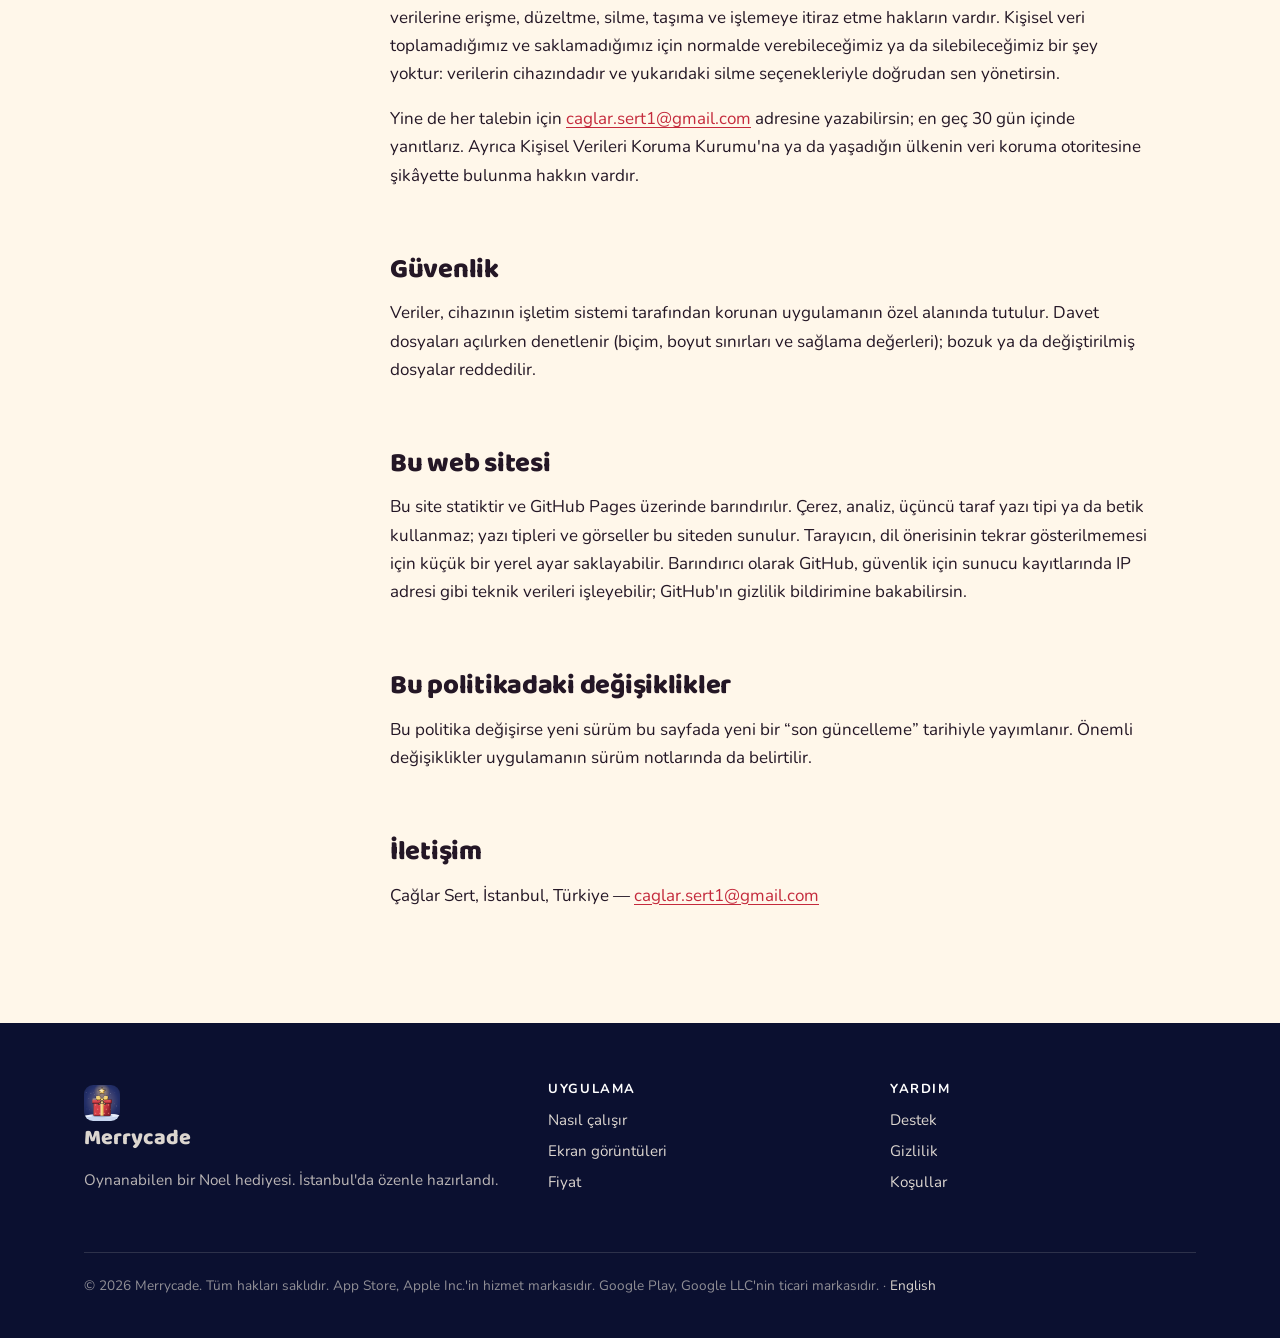
<file: tr/privacy.html>
<!doctype html>
<html lang="tr">
<head>
<meta charset="utf-8">
<meta name="viewport" content="width=device-width, initial-scale=1">
<title>Gizlilik Politikası — Merrycade</title>
<meta name="description" content="Merrycade gizlilik politikası: hesap yok, sunucu yok, analiz yok, reklam yok, takip yok. Fotoğrafların, sözlerin ve sesin davetini paylaşana kadar cihazında kalır.">
<meta name="theme-color" content="#0b1030">
<meta name="apple-itunes-app" content="app-id=6827809596">
<link rel="canonical" href="https://cglrsert.github.io/merrycade-site/tr/privacy.html">
<link rel="alternate" hreflang="tr" href="https://cglrsert.github.io/merrycade-site/tr/privacy.html">
<link rel="alternate" hreflang="en" href="https://cglrsert.github.io/merrycade-site/privacy.html">
<link rel="alternate" hreflang="x-default" href="https://cglrsert.github.io/merrycade-site/privacy.html">
<meta property="og:type" content="website">
<meta property="og:title" content="Gizlilik Politikası — Merrycade">
<meta property="og:description" content="Merrycade gizlilik politikası: hesap yok, sunucu yok, analiz yok, reklam yok, takip yok. Fotoğrafların, sözlerin ve sesin davetini paylaşana kadar cihazında kalır.">
<meta property="og:image" content="https://cglrsert.github.io/merrycade-site/assets/img/og.jpg">
<meta property="og:url" content="https://cglrsert.github.io/merrycade-site/tr/privacy.html">
<meta property="og:locale" content="tr_TR">
<meta name="twitter:card" content="summary_large_image">
<link rel="icon" type="image/png" href="../assets/img/favicon.png">
<link rel="apple-touch-icon" href="../assets/img/apple-touch-icon.png">
<link rel="preload" href="../assets/fonts/Baloo2-ExtraBold.ttf" as="font" type="font/ttf" crossorigin>
<link rel="stylesheet" href="../assets/css/site.css">
</head>
<body>
<a class="skip" href="#main">İçeriğe geç</a>
<header class="site-header">
  <div class="wrap">
    <a class="brand" href="./"><img src="../assets/img/icon-256.png" alt="" width="36" height="36">Merrycade</a>
    <button class="menu-btn" aria-expanded="false" aria-controls="nav">Menü</button>
    <nav class="nav" id="nav">
      <a href="./">Ana sayfa</a><a href="support.html">Destek</a><a href="privacy.html" aria-current="page">Gizlilik</a><a href="terms.html">Koşullar</a>
      <span class="lang" aria-label="Language"><span>TR</span><a href="../privacy.html" hreflang="en" lang="en">EN</a></span>
    </nav>
  </div>
</header>
<div class="lang-hint" data-lang="en" role="status"><span>This page is also available in English. <a href="../privacy.html">Switch to English</a></span><button aria-label="Close">×</button></div>

<main id="main">
<div class="doc-hero"><div class="wrap"><h1>Gizlilik Politikası</h1><p>Merrycade, hediyen sende kalsın diye tasarlandı. Bu politika, uygulamanın ve bu web sitesinin bilgilerle ne yaptığını sade bir dille açıklar.</p><p class="meta">Son güncelleme: 28 Ekim 2026</p></div></div>
<div class="doc"><aside class="toc"><b>Bu sayfada</b><a href="#summary">Özet</a><a href="#who">Biz kimiz</a><a href="#data">Uygulamanın işlediği bilgiler</a><a href="#not">Yapmadıklarımız</a><a href="#invites">Davet paylaşma</a><a href="#permissions">İzinler</a><a href="#retention">Saklama ve silme</a><a href="#children">Çocuklar</a><a href="#rights">Hakların (KVKK, GDPR ve benzeri yasalar)</a><a href="#security">Güvenlik</a><a href="#website">Bu web sitesi</a><a href="#changes">Bu politikadaki değişiklikler</a><a href="#contact">İletişim</a></aside><article class="doc-body"><h2 id="summary">Özet</h2><div class="callout"><p><b>Kısaca:</b> Merrycade'de hesap, sunucu, analiz, reklam ve takip yoktur. Oluşturduğun her şey, davet dosyasını seçtiğin bir uygulamayla birine göndermeye karar verene kadar cihazında saklanır. Biz, yani geliştirici, fotoğraflarını, sözlerini ya da sesini hiçbir zaman almayız.</p></div><h2 id="who">Biz kimiz</h2><p>Merrycade, İstanbul, Türkiye'de yaşayan bağımsız geliştirici Çağlar Sert tarafından yayımlanır (“biz”). Gizlilikle ilgili her soru ya da talep için <a href="mailto:caglar.sert1@gmail.com">caglar.sert1@gmail.com</a> adresine yaz.</p><p>Bu politika iOS, iPadOS ve Android için Merrycade uygulamalarını ve bu web sitesini kapsar. 6698 sayılı Kişisel Verilerin Korunması Kanunu (KVKK) kapsamında veri sorumlusu Çağlar Sert'tir.</p><h2 id="data">Uygulamanın işlediği bilgiler</h2><p>Aşağıdakilerin tamamı <b>cihazında</b> işlenir. Hiçbiri bize gönderilmez.</p><div class="table-wrap"><table><thead><tr><th>Veri</th><th>Nasıl işlenir</th><th>Nerede saklanır</th><th>Cihazdan çıkar mı?</th></tr></thead><tbody><tr><td>Seçtiğin fotoğraflar (yüzler, hediye kutusu fotoğrafları, final fotoğrafı)</td><td>Sistemin fotoğraf seçicisiyle seçilir. Yüzler, platformun cihaz içi görüntü API'leriyle cihazda algılanıp kesilir; kırpma ve renk ayarı yerel olarak yapılır.</td><td>Uygulamanın özel alanı</td><td>Yalnızca paylaşmayı seçtiğin davetin içinde. Yüz için kullanılan orijinal fotoğraf eklenmez, yalnızca kırpılmış yüz eklenir.</td></tr><tr><td>İsimler, takma adlar, replikler, notlar, mektuplar, tarihler</td><td>Senin tarafından yazılır</td><td>Uygulamanın özel alanı</td><td>Yalnızca paylaştığın davetin içinde</td></tr><tr><td>İsteğe bağlı sesli mesajlar (her biri en fazla 45 sn)</td><td>Cihazda kaydedilir ve sıkıştırılır</td><td>Uygulamanın özel alanı</td><td>Yalnızca paylaştığın davetin içinde</td></tr><tr><td>Oyun ilerlemesi ve ayarlar</td><td>Yerel olarak kaydedilir</td><td>Uygulamanın özel alanı</td><td>Hiçbir zaman</td></tr><tr><td>Yaratıcı satın alması</td><td>Apple App Store ya da Google Play tarafından işlenir; uygulama, satın almanın varlığına dair mühürlü bir yerel kayıt tutar</td><td>Mağaza hesabın; cihazda yerel bir işaret</td><td>Apple ya da Google tarafından kendi gizlilik politikalarına göre işlenir</td></tr></tbody></table></div><h2 id="not">Yapmadıklarımız</h2><ul><li>Geliştiriciye ait sunucu, veritabanı ya da bulut depolama yok.</li><li>Kullanıcı hesabı ya da oturum açma yok.</li><li>Analiz, reklam, atıf ya da hata raporlama yazılımı (SDK) yok.</li><li>Uygulamalar ya da web siteleri arası takip yok; reklam kimliğine (IDFA/AAID) erişim yok.</li><li>Konum, kişiler ya da kamera erişimi yok.</li><li>Kişisel verilerin satılması ya da kimseyle paylaşılması yok.</li></ul><p>Uygulama kendi adına ağ isteği yapmaz. Tek ağ etkinliği platformun satın alma sistemine aittir (Apple cihazlarda StoreKit, Android'de Google Play Faturalandırma).</p><h2 id="invites">Davet paylaşma</h2><p><b>Davet et</b>'e dokunduğunda uygulama onayını ister, ardından maceranın kırpılmış yüzlerini, hediye kutusu fotoğraflarını ve notlarını, repliklerini, mektubunu ve ses kayıtlarını içeren bir <b>.ccgift</b> dosyası oluşturur. Dosyayı seçtiğin uygulamayla (Mesajlar, WhatsApp, AirDrop, e-posta, Dosyalar…) gönderirsin; o uygulama kendi koşullarıyla iletir.</p><p>Dosyaya sahip olan herkes onu Merrycade'de açabilir. Dosya şifrelenmez; bu yüzden yalnızca hediyenin sahibiyle paylaş. Başkalarının fotoğraflarını ya da seslerini yalnızca izinleri varsa ekle.</p><h2 id="permissions">İzinler</h2><ul><li><b>Fotoğraflar:</b> sistemin fotoğraf seçicisi kullanılır; Merrycade tüm arşivine erişmez, yalnızca seçtiğin fotoğrafları alır.</li><li><b>Mikrofon:</b> yalnızca Kaydet'e dokunduğunda istenir, yalnızca isteğe bağlı sesli mesajlar için kullanılır.</li><li><b>Kamera, konum, kişiler, takip:</b> kullanılmaz.</li></ul><h2 id="retention">Saklama ve silme</h2><p>Maceraların, sen silene kadar cihazında kalır. Birini <b>Maceralarım</b>'dan, hepsini <b>Ayarlar → Tüm verilerimi sil</b> ile silebilirsin. Uygulamayı kaldırmak tüm verilerini siler. Daha önce paylaştığın davetler gönderdiğin yerde kalır; alıcının kopyası onun kontrolündedir.</p><h2 id="children">Çocuklar</h2><p>Merrycade, tanıdıkları biri için hediye hazırlayan gençler ve yetişkinler için tasarlanmıştır. 13 yaş altı çocuklara yönelik değildir; reklam, sohbet ya da çevrim içi etkileşim içermez ve kişisel veri toplamaz. Ebeveynsen ve bir sorun varsa bize yaz.</p><h2 id="rights">Hakların (KVKK, GDPR ve benzeri yasalar)</h2><p>Yaşadığın yere göre — örneğin KVKK'nın 11. maddesi ya da AB/BK GDPR kapsamında — kişisel verilerine erişme, düzeltme, silme, taşıma ve işlemeye itiraz etme hakların vardır. Kişisel veri toplamadığımız ve saklamadığımız için normalde verebileceğimiz ya da silebileceğimiz bir şey yoktur: verilerin cihazındadır ve yukarıdaki silme seçenekleriyle doğrudan sen yönetirsin.</p><p>Yine de her talebin için <a href="mailto:caglar.sert1@gmail.com">caglar.sert1@gmail.com</a> adresine yazabilirsin; en geç 30 gün içinde yanıtlarız. Ayrıca Kişisel Verileri Koruma Kurumu'na ya da yaşadığın ülkenin veri koruma otoritesine şikâyette bulunma hakkın vardır.</p><h2 id="security">Güvenlik</h2><p>Veriler, cihazının işletim sistemi tarafından korunan uygulamanın özel alanında tutulur. Davet dosyaları açılırken denetlenir (biçim, boyut sınırları ve sağlama değerleri); bozuk ya da değiştirilmiş dosyalar reddedilir.</p><h2 id="website">Bu web sitesi</h2><p>Bu site statiktir ve GitHub Pages üzerinde barındırılır. Çerez, analiz, üçüncü taraf yazı tipi ya da betik kullanmaz; yazı tipleri ve görseller bu siteden sunulur. Tarayıcın, dil önerisinin tekrar gösterilmemesi için küçük bir yerel ayar saklayabilir. Barındırıcı olarak GitHub, güvenlik için sunucu kayıtlarında IP adresi gibi teknik verileri işleyebilir; GitHub'ın gizlilik bildirimine bakabilirsin.</p><h2 id="changes">Bu politikadaki değişiklikler</h2><p>Bu politika değişirse yeni sürüm bu sayfada yeni bir “son güncelleme” tarihiyle yayımlanır. Önemli değişiklikler uygulamanın sürüm notlarında da belirtilir.</p><h2 id="contact">İletişim</h2><p>Çağlar Sert, İstanbul, Türkiye — <a href="mailto:caglar.sert1@gmail.com">caglar.sert1@gmail.com</a></p></article></div>
</main>
<footer class="site-footer">
  <div class="wrap">
    <div><a class="brand" href="./"><img src="../assets/img/icon-256.png" alt="" width="36" height="36">Merrycade</a><p style="margin-top:12px">Oynanabilen bir Noel hediyesi. İstanbul&#x27;da özenle hazırlandı.</p></div>
    <div><b>Uygulama</b><a href="./#how">Nasıl çalışır</a><a href="./#screenshots">Ekran görüntüleri</a><a href="./#pricing">Fiyat</a></div>
    <div><b>Yardım</b><a href="support.html">Destek</a><a href="privacy.html">Gizlilik</a><a href="terms.html">Koşullar</a></div>
    <div class="legal">© 2026 Merrycade. Tüm hakları saklıdır. App Store, Apple Inc.&#x27;in hizmet markasıdır. Google Play, Google LLC&#x27;nin ticari markasıdır. · <a style="display:inline" href="../privacy.html">English</a></div>
  </div>
</footer>
<script src="../assets/js/site.js" defer></script>
</body>
</html>
</file>
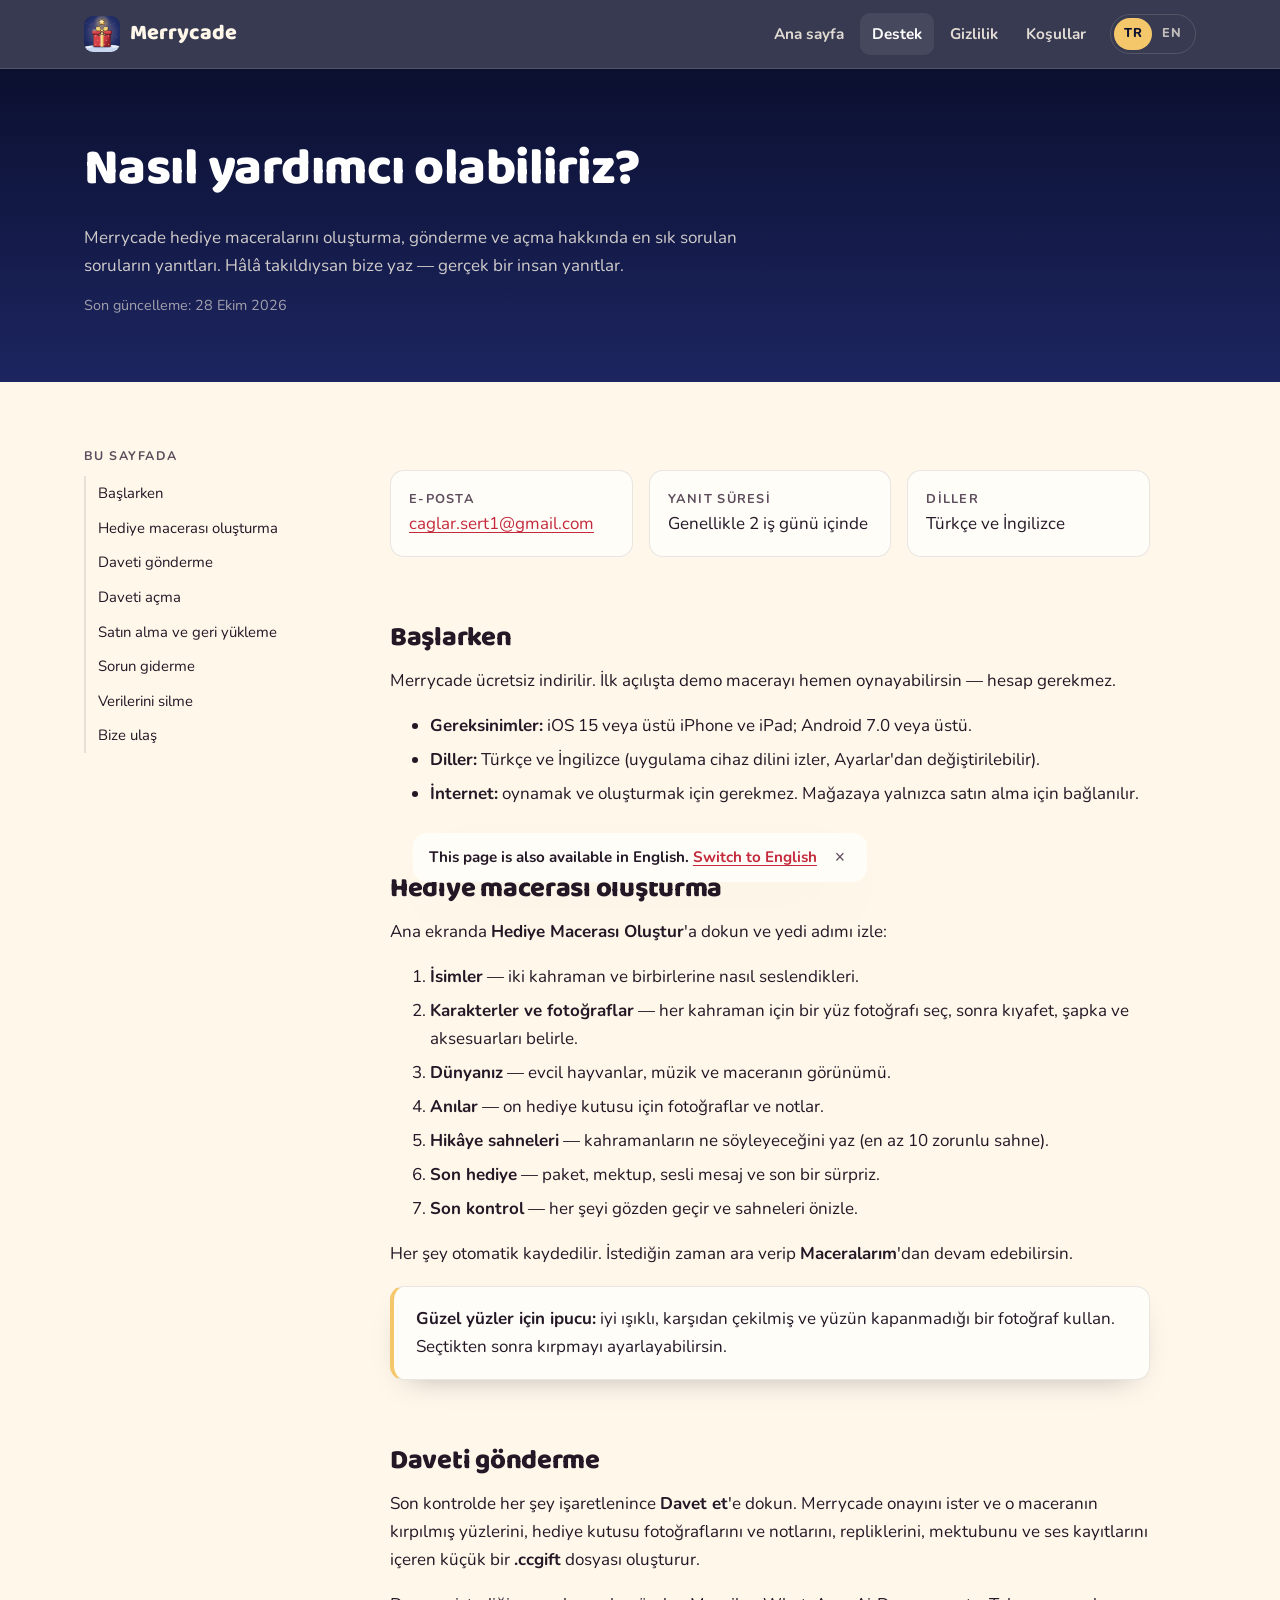
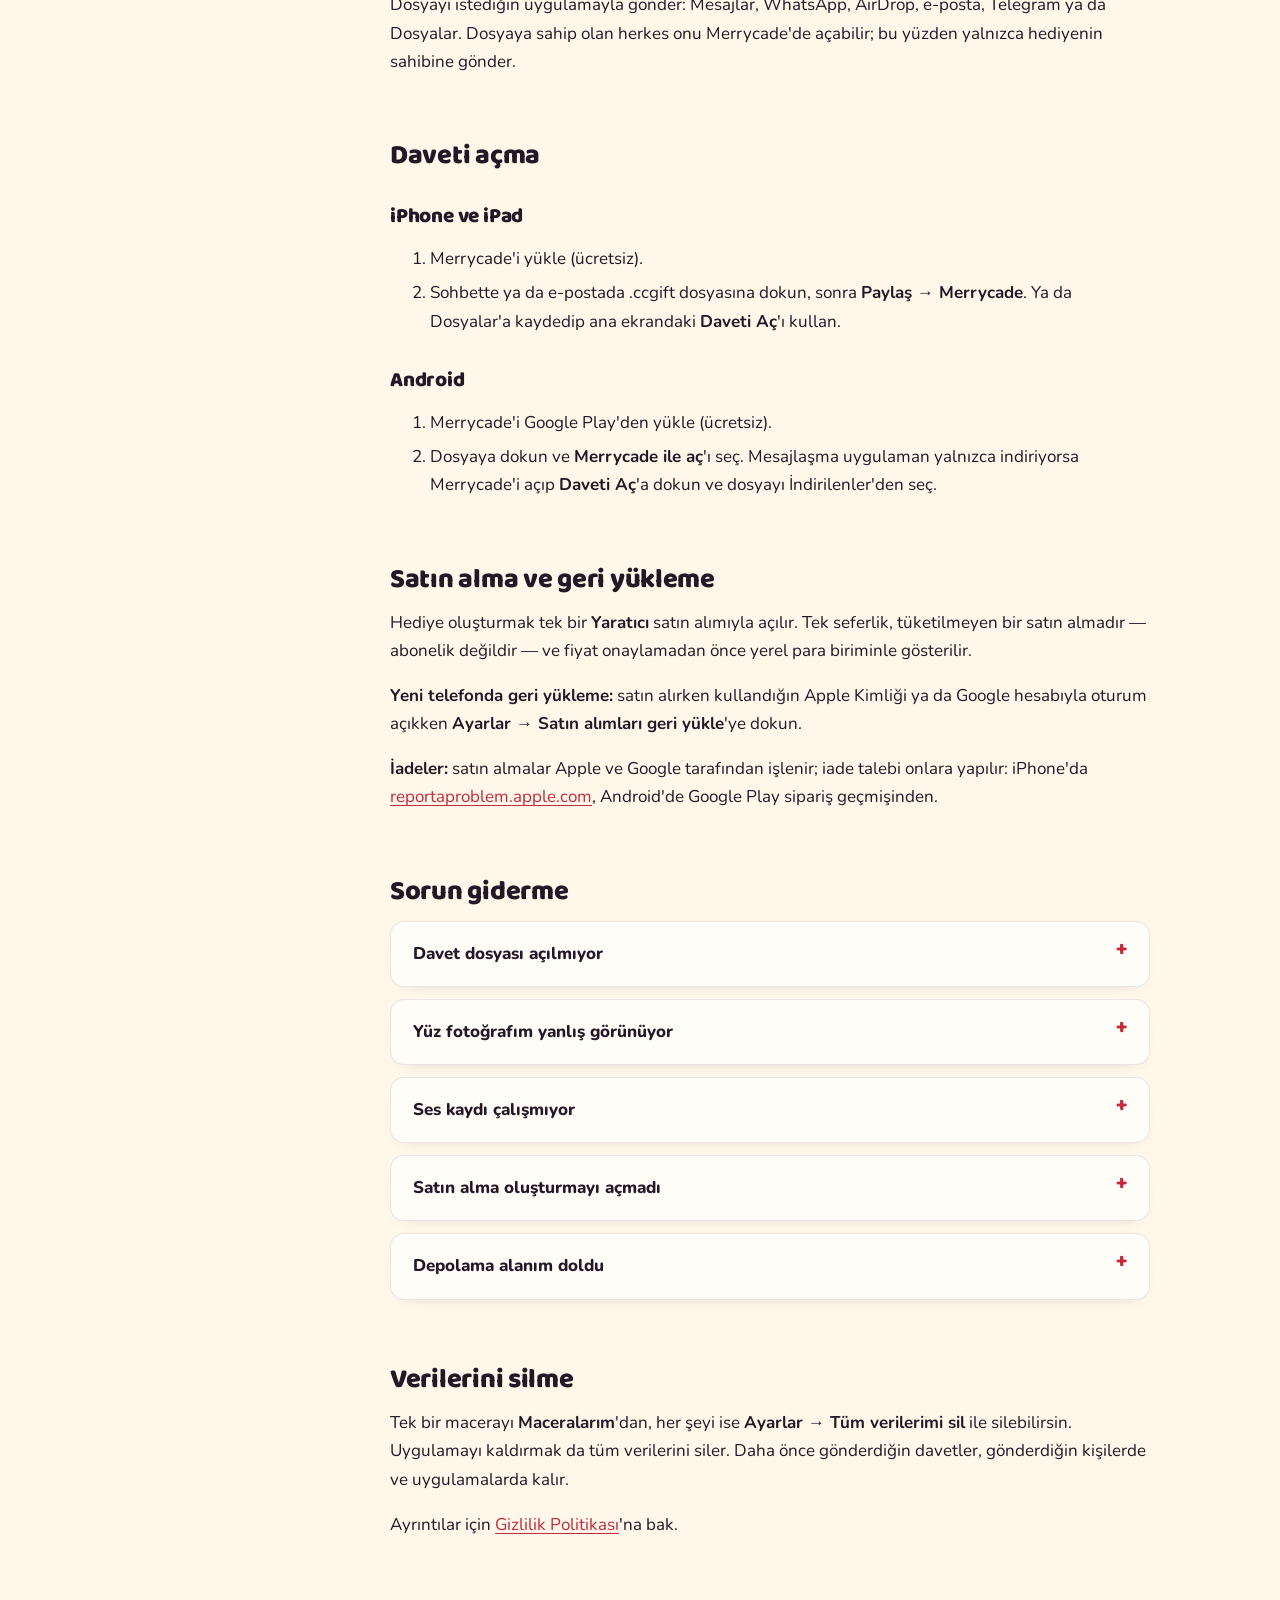
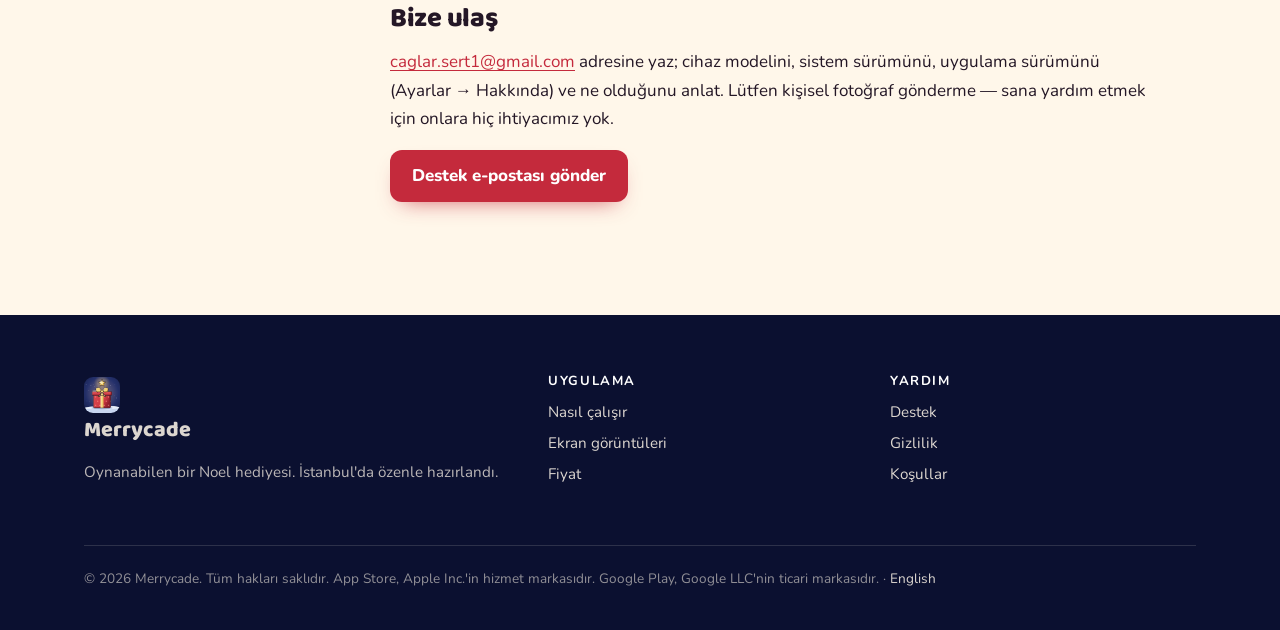
<file: tr/support.html>
<!doctype html>
<html lang="tr">
<head>
<meta charset="utf-8">
<meta name="viewport" content="width=device-width, initial-scale=1">
<title>Destek — Merrycade</title>
<meta name="description" content="Merrycade yardım: hediye macerası oluşturma ve gönderme, davet açma, satın alma, geri yükleme, iade, sorun giderme ve iletişim.">
<meta name="theme-color" content="#0b1030">
<meta name="apple-itunes-app" content="app-id=6827809596">
<link rel="canonical" href="https://cglrsert.github.io/merrycade-site/tr/support.html">
<link rel="alternate" hreflang="tr" href="https://cglrsert.github.io/merrycade-site/tr/support.html">
<link rel="alternate" hreflang="en" href="https://cglrsert.github.io/merrycade-site/support.html">
<link rel="alternate" hreflang="x-default" href="https://cglrsert.github.io/merrycade-site/support.html">
<meta property="og:type" content="website">
<meta property="og:title" content="Destek — Merrycade">
<meta property="og:description" content="Merrycade yardım: hediye macerası oluşturma ve gönderme, davet açma, satın alma, geri yükleme, iade, sorun giderme ve iletişim.">
<meta property="og:image" content="https://cglrsert.github.io/merrycade-site/assets/img/og.jpg">
<meta property="og:url" content="https://cglrsert.github.io/merrycade-site/tr/support.html">
<meta property="og:locale" content="tr_TR">
<meta name="twitter:card" content="summary_large_image">
<link rel="icon" type="image/png" href="../assets/img/favicon.png">
<link rel="apple-touch-icon" href="../assets/img/apple-touch-icon.png">
<link rel="preload" href="../assets/fonts/Baloo2-ExtraBold.ttf" as="font" type="font/ttf" crossorigin>
<link rel="stylesheet" href="../assets/css/site.css">
</head>
<body>
<a class="skip" href="#main">İçeriğe geç</a>
<header class="site-header">
  <div class="wrap">
    <a class="brand" href="./"><img src="../assets/img/icon-256.png" alt="" width="36" height="36">Merrycade</a>
    <button class="menu-btn" aria-expanded="false" aria-controls="nav">Menü</button>
    <nav class="nav" id="nav">
      <a href="./">Ana sayfa</a><a href="support.html" aria-current="page">Destek</a><a href="privacy.html">Gizlilik</a><a href="terms.html">Koşullar</a>
      <span class="lang" aria-label="Language"><span>TR</span><a href="../support.html" hreflang="en" lang="en">EN</a></span>
    </nav>
  </div>
</header>
<div class="lang-hint" data-lang="en" role="status"><span>This page is also available in English. <a href="../support.html">Switch to English</a></span><button aria-label="Close">×</button></div>

<main id="main">
<div class="doc-hero"><div class="wrap"><h1>Nasıl yardımcı olabiliriz?</h1><p>Merrycade hediye maceralarını oluşturma, gönderme ve açma hakkında en sık sorulan soruların yanıtları. Hâlâ takıldıysan bize yaz — gerçek bir insan yanıtlar.</p><p class="meta">Son güncelleme: 28 Ekim 2026</p></div></div>
<div class="doc"><aside class="toc"><b>Bu sayfada</b><a href="#start">Başlarken</a><a href="#create">Hediye macerası oluşturma</a><a href="#send">Daveti gönderme</a><a href="#open">Daveti açma</a><a href="#purchase">Satın alma ve geri yükleme</a><a href="#trouble">Sorun giderme</a><a href="#data">Verilerini silme</a><a href="#contact">Bize ulaş</a></aside><article class="doc-body"><div class="contact-card"><div><b>E-posta</b><a href="mailto:caglar.sert1@gmail.com">caglar.sert1@gmail.com</a></div><div><b>Yanıt süresi</b>Genellikle 2 iş günü içinde</div><div><b>Diller</b>Türkçe ve İngilizce</div></div><h2 id="start">Başlarken</h2><p>Merrycade ücretsiz indirilir. İlk açılışta demo macerayı hemen oynayabilirsin — hesap gerekmez.</p><ul><li><b>Gereksinimler:</b> iOS 15 veya üstü iPhone ve iPad; Android 7.0 veya üstü.</li><li><b>Diller:</b> Türkçe ve İngilizce (uygulama cihaz dilini izler, Ayarlar'dan değiştirilebilir).</li><li><b>İnternet:</b> oynamak ve oluşturmak için gerekmez. Mağazaya yalnızca satın alma için bağlanılır.</li></ul><h2 id="create">Hediye macerası oluşturma</h2><p>Ana ekranda <b>Hediye Macerası Oluştur</b>'a dokun ve yedi adımı izle:</p><ol><li><b>İsimler</b> — iki kahraman ve birbirlerine nasıl seslendikleri.</li><li><b>Karakterler ve fotoğraflar</b> — her kahraman için bir yüz fotoğrafı seç, sonra kıyafet, şapka ve aksesuarları belirle.</li><li><b>Dünyanız</b> — evcil hayvanlar, müzik ve maceranın görünümü.</li><li><b>Anılar</b> — on hediye kutusu için fotoğraflar ve notlar.</li><li><b>Hikâye sahneleri</b> — kahramanların ne söyleyeceğini yaz (en az 10 zorunlu sahne).</li><li><b>Son hediye</b> — paket, mektup, sesli mesaj ve son bir sürpriz.</li><li><b>Son kontrol</b> — her şeyi gözden geçir ve sahneleri önizle.</li></ol><p>Her şey otomatik kaydedilir. İstediğin zaman ara verip <b>Maceralarım</b>'dan devam edebilirsin.</p><div class="callout"><p><b>Güzel yüzler için ipucu:</b> iyi ışıklı, karşıdan çekilmiş ve yüzün kapanmadığı bir fotoğraf kullan. Seçtikten sonra kırpmayı ayarlayabilirsin.</p></div><h2 id="send">Daveti gönderme</h2><p>Son kontrolde her şey işaretlenince <b>Davet et</b>'e dokun. Merrycade onayını ister ve o maceranın kırpılmış yüzlerini, hediye kutusu fotoğraflarını ve notlarını, repliklerini, mektubunu ve ses kayıtlarını içeren küçük bir <b>.ccgift</b> dosyası oluşturur.</p><p>Dosyayı istediğin uygulamayla gönder: Mesajlar, WhatsApp, AirDrop, e-posta, Telegram ya da Dosyalar. Dosyaya sahip olan herkes onu Merrycade'de açabilir; bu yüzden yalnızca hediyenin sahibine gönder.</p><h2 id="open">Daveti açma</h2><h3>iPhone ve iPad</h3><ol><li>Merrycade'i yükle (ücretsiz).</li><li>Sohbette ya da e-postada .ccgift dosyasına dokun, sonra <b>Paylaş → Merrycade</b>. Ya da Dosyalar'a kaydedip ana ekrandaki <b>Daveti Aç</b>'ı kullan.</li></ol><h3>Android</h3><ol><li>Merrycade'i Google Play'den yükle (ücretsiz).</li><li>Dosyaya dokun ve <b>Merrycade ile aç</b>'ı seç. Mesajlaşma uygulaman yalnızca indiriyorsa Merrycade'i açıp <b>Daveti Aç</b>'a dokun ve dosyayı İndirilenler'den seç.</li></ol><h2 id="purchase">Satın alma ve geri yükleme</h2><p>Hediye oluşturmak tek bir <b>Yaratıcı</b> satın alımıyla açılır. Tek seferlik, tüketilmeyen bir satın almadır — abonelik değildir — ve fiyat onaylamadan önce yerel para biriminle gösterilir.</p><p><b>Yeni telefonda geri yükleme:</b> satın alırken kullandığın Apple Kimliği ya da Google hesabıyla oturum açıkken <b>Ayarlar → Satın alımları geri yükle</b>'ye dokun.</p><p><b>İadeler:</b> satın almalar Apple ve Google tarafından işlenir; iade talebi onlara yapılır: iPhone'da <a href="https://reportaproblem.apple.com">reportaproblem.apple.com</a>, Android'de Google Play sipariş geçmişinden.</p><h2 id="trouble">Sorun giderme</h2><details><summary>Davet dosyası açılmıyor</summary><div><p>Merrycade'in yüklü ve güncel olduğundan, dosyanın mesajlaşma uygulaması tarafından yeniden adlandırılmadığından ya da dönüştürülmediğinden emin ol (sonu .ccgift olmalı). Dosyayı Dosyalar/İndirilenler'e kaydedip <b>Daveti Aç</b>'ı dene. Değiştirilmiş dosyalar güvenlik için reddedilir.</p></div></details><details><summary>Yüz fotoğrafım yanlış görünüyor</summary><div><p>Yüzün net göründüğü, kameraya bakan ve iyi ışıklı bir fotoğraf seç. Çok küçük ya da bulanık yüzler algılanmayabilir. İstediğin zaman başka bir fotoğraf seçebilirsin.</p></div></details><details><summary>Ses kaydı çalışmıyor</summary><div><p>Merrycade, Kaydet'e ilk dokunduğunda mikrofon izni ister. Reddettiysen cihaz ayarlarından izin ver (iPhone'da Ayarlar → Merrycade → Mikrofon; Android'de Ayarlar → Uygulamalar → Merrycade → İzinler).</p></div></details><details><summary>Satın alma oluşturmayı açmadı</summary><div><p>Biraz bekleyip uygulamayı yeniden aç, sonra <b>Ayarlar → Satın alımları geri yükle</b>'yi dene. Mağazada satın alırken kullandığın hesapla oturum açık olduğunu kontrol et. Ödeme beklemedeyse (örneğin aile onayı), tamamlanınca açılır.</p></div></details><details><summary>Depolama alanım doldu</summary><div><p>Çok fotoğraf ve ses kaydı içeren maceralar yer kaplar. Artık ihtiyacın olmayan maceraları <b>Maceralarım</b>'dan sil.</p></div></details><h2 id="data">Verilerini silme</h2><p>Tek bir macerayı <b>Maceralarım</b>'dan, her şeyi ise <b>Ayarlar → Tüm verilerimi sil</b> ile silebilirsin. Uygulamayı kaldırmak da tüm verilerini siler. Daha önce gönderdiğin davetler, gönderdiğin kişilerde ve uygulamalarda kalır.</p><p>Ayrıntılar için <a href="privacy.html">Gizlilik Politikası</a>'na bak.</p><h2 id="contact">Bize ulaş</h2><p><a href="mailto:caglar.sert1@gmail.com">caglar.sert1@gmail.com</a> adresine yaz; cihaz modelini, sistem sürümünü, uygulama sürümünü (Ayarlar → Hakkında) ve ne olduğunu anlat. Lütfen kişisel fotoğraf gönderme — sana yardım etmek için onlara hiç ihtiyacımız yok.</p><p><a class="btn" href="mailto:caglar.sert1@gmail.com?subject=Merrycade%20destek">Destek e-postası gönder</a></p></article></div>
</main>
<footer class="site-footer">
  <div class="wrap">
    <div><a class="brand" href="./"><img src="../assets/img/icon-256.png" alt="" width="36" height="36">Merrycade</a><p style="margin-top:12px">Oynanabilen bir Noel hediyesi. İstanbul&#x27;da özenle hazırlandı.</p></div>
    <div><b>Uygulama</b><a href="./#how">Nasıl çalışır</a><a href="./#screenshots">Ekran görüntüleri</a><a href="./#pricing">Fiyat</a></div>
    <div><b>Yardım</b><a href="support.html">Destek</a><a href="privacy.html">Gizlilik</a><a href="terms.html">Koşullar</a></div>
    <div class="legal">© 2026 Merrycade. Tüm hakları saklıdır. App Store, Apple Inc.&#x27;in hizmet markasıdır. Google Play, Google LLC&#x27;nin ticari markasıdır. · <a style="display:inline" href="../support.html">English</a></div>
  </div>
</footer>
<script src="../assets/js/site.js" defer></script>
</body>
</html>
</file>
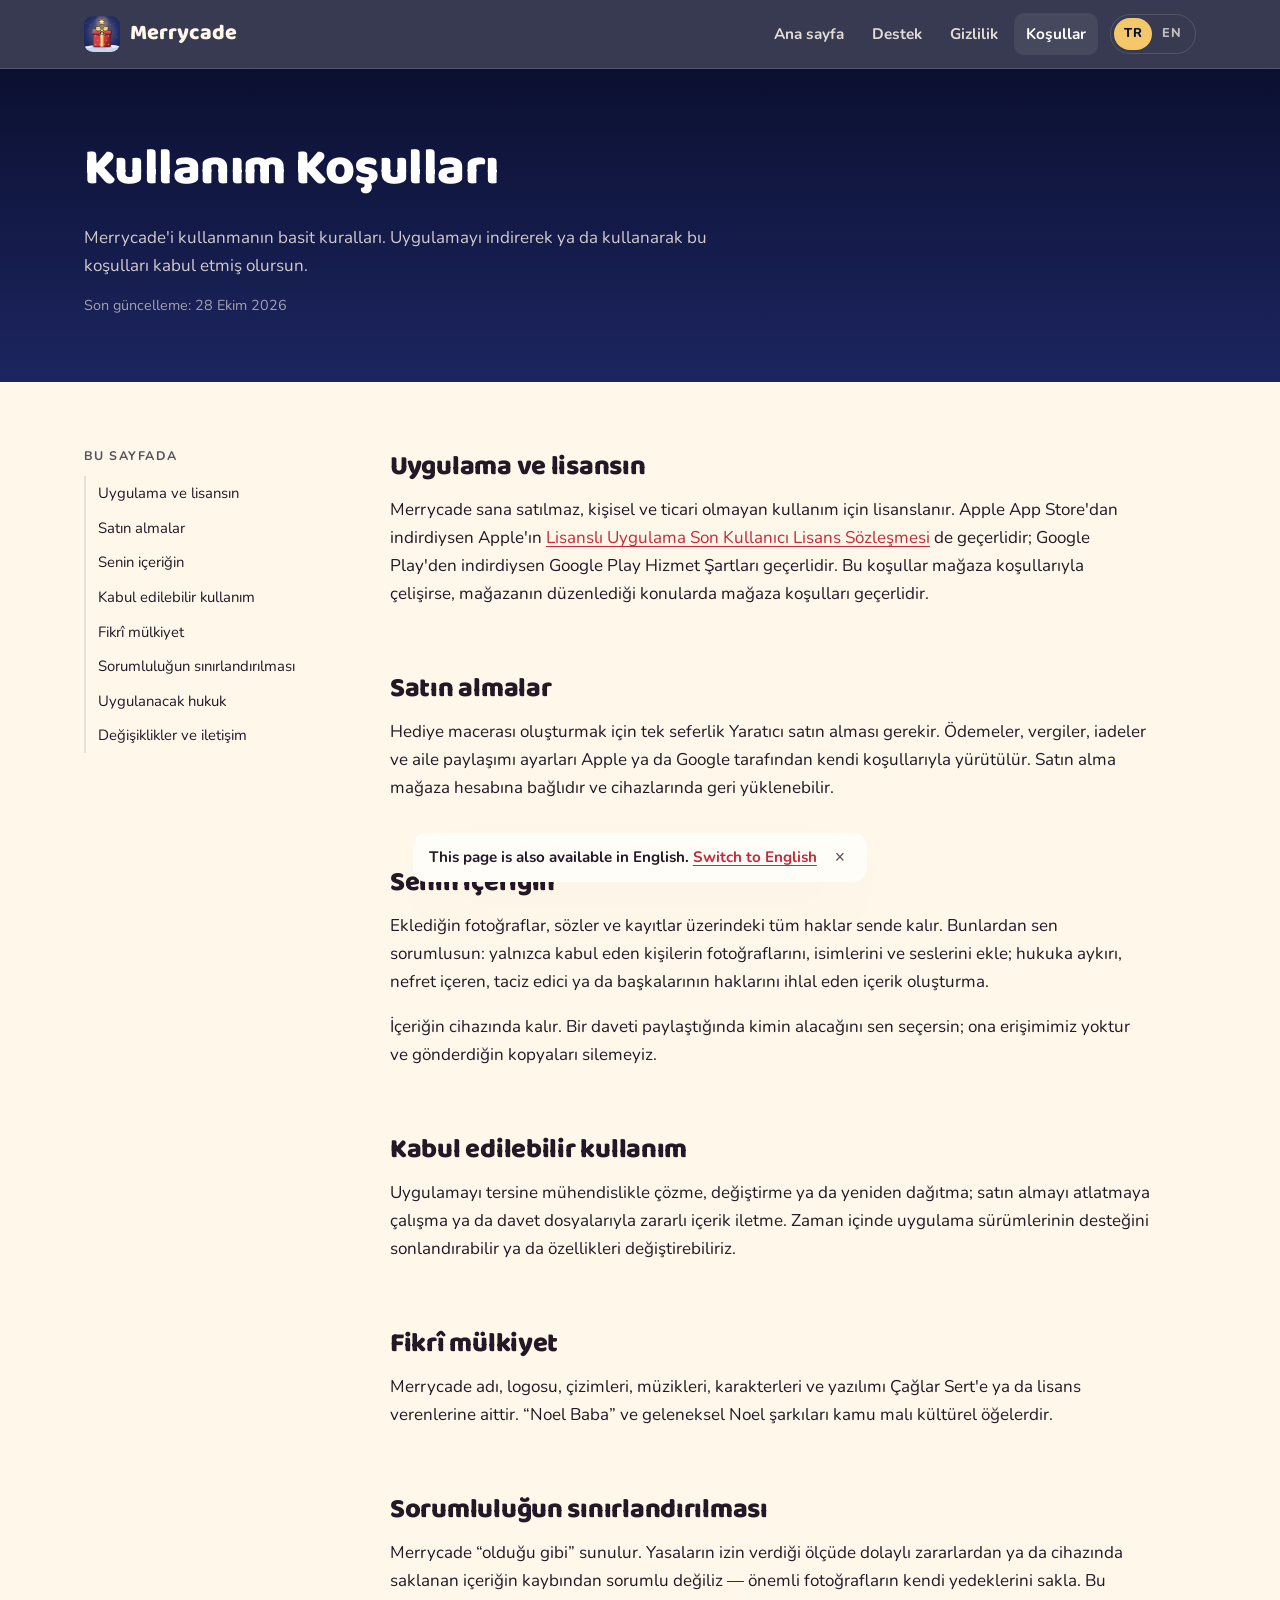
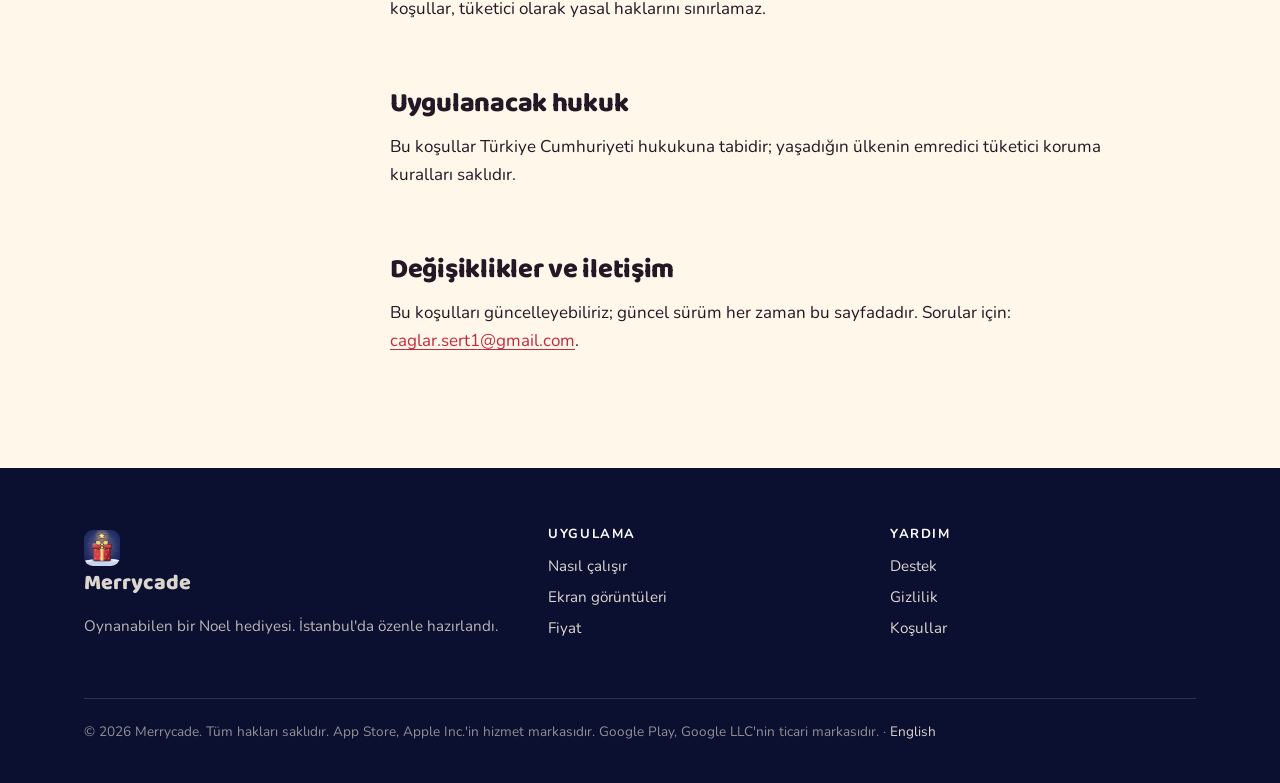
<file: tr/terms.html>
<!doctype html>
<html lang="tr">
<head>
<meta charset="utf-8">
<meta name="viewport" content="width=device-width, initial-scale=1">
<title>Kullanım Koşulları — Merrycade</title>
<meta name="description" content="Merrycade uygulaması ve web sitesi kullanım koşulları.">
<meta name="theme-color" content="#0b1030">
<meta name="apple-itunes-app" content="app-id=6827809596">
<link rel="canonical" href="https://cglrsert.github.io/merrycade-site/tr/terms.html">
<link rel="alternate" hreflang="tr" href="https://cglrsert.github.io/merrycade-site/tr/terms.html">
<link rel="alternate" hreflang="en" href="https://cglrsert.github.io/merrycade-site/terms.html">
<link rel="alternate" hreflang="x-default" href="https://cglrsert.github.io/merrycade-site/terms.html">
<meta property="og:type" content="website">
<meta property="og:title" content="Kullanım Koşulları — Merrycade">
<meta property="og:description" content="Merrycade uygulaması ve web sitesi kullanım koşulları.">
<meta property="og:image" content="https://cglrsert.github.io/merrycade-site/assets/img/og.jpg">
<meta property="og:url" content="https://cglrsert.github.io/merrycade-site/tr/terms.html">
<meta property="og:locale" content="tr_TR">
<meta name="twitter:card" content="summary_large_image">
<link rel="icon" type="image/png" href="../assets/img/favicon.png">
<link rel="apple-touch-icon" href="../assets/img/apple-touch-icon.png">
<link rel="preload" href="../assets/fonts/Baloo2-ExtraBold.ttf" as="font" type="font/ttf" crossorigin>
<link rel="stylesheet" href="../assets/css/site.css">
</head>
<body>
<a class="skip" href="#main">İçeriğe geç</a>
<header class="site-header">
  <div class="wrap">
    <a class="brand" href="./"><img src="../assets/img/icon-256.png" alt="" width="36" height="36">Merrycade</a>
    <button class="menu-btn" aria-expanded="false" aria-controls="nav">Menü</button>
    <nav class="nav" id="nav">
      <a href="./">Ana sayfa</a><a href="support.html">Destek</a><a href="privacy.html">Gizlilik</a><a href="terms.html" aria-current="page">Koşullar</a>
      <span class="lang" aria-label="Language"><span>TR</span><a href="../terms.html" hreflang="en" lang="en">EN</a></span>
    </nav>
  </div>
</header>
<div class="lang-hint" data-lang="en" role="status"><span>This page is also available in English. <a href="../terms.html">Switch to English</a></span><button aria-label="Close">×</button></div>

<main id="main">
<div class="doc-hero"><div class="wrap"><h1>Kullanım Koşulları</h1><p>Merrycade&#x27;i kullanmanın basit kuralları. Uygulamayı indirerek ya da kullanarak bu koşulları kabul etmiş olursun.</p><p class="meta">Son güncelleme: 28 Ekim 2026</p></div></div>
<div class="doc"><aside class="toc"><b>Bu sayfada</b><a href="#license">Uygulama ve lisansın</a><a href="#purchases">Satın almalar</a><a href="#content">Senin içeriğin</a><a href="#acceptable">Kabul edilebilir kullanım</a><a href="#ip">Fikrî mülkiyet</a><a href="#disclaimer">Sorumluluğun sınırlandırılması</a><a href="#law">Uygulanacak hukuk</a><a href="#changes">Değişiklikler ve iletişim</a></aside><article class="doc-body"><h2 id="license">Uygulama ve lisansın</h2><p>Merrycade sana satılmaz, kişisel ve ticari olmayan kullanım için lisanslanır. Apple App Store'dan indirdiysen Apple'ın <a href="https://www.apple.com/legal/internet-services/itunes/dev/stdeula/">Lisanslı Uygulama Son Kullanıcı Lisans Sözleşmesi</a> de geçerlidir; Google Play'den indirdiysen Google Play Hizmet Şartları geçerlidir. Bu koşullar mağaza koşullarıyla çelişirse, mağazanın düzenlediği konularda mağaza koşulları geçerlidir.</p><h2 id="purchases">Satın almalar</h2><p>Hediye macerası oluşturmak için tek seferlik Yaratıcı satın alması gerekir. Ödemeler, vergiler, iadeler ve aile paylaşımı ayarları Apple ya da Google tarafından kendi koşullarıyla yürütülür. Satın alma mağaza hesabına bağlıdır ve cihazlarında geri yüklenebilir.</p><h2 id="content">Senin içeriğin</h2><p>Eklediğin fotoğraflar, sözler ve kayıtlar üzerindeki tüm haklar sende kalır. Bunlardan sen sorumlusun: yalnızca kabul eden kişilerin fotoğraflarını, isimlerini ve seslerini ekle; hukuka aykırı, nefret içeren, taciz edici ya da başkalarının haklarını ihlal eden içerik oluşturma.</p><p>İçeriğin cihazında kalır. Bir daveti paylaştığında kimin alacağını sen seçersin; ona erişimimiz yoktur ve gönderdiğin kopyaları silemeyiz.</p><h2 id="acceptable">Kabul edilebilir kullanım</h2><p>Uygulamayı tersine mühendislikle çözme, değiştirme ya da yeniden dağıtma; satın almayı atlatmaya çalışma ya da davet dosyalarıyla zararlı içerik iletme. Zaman içinde uygulama sürümlerinin desteğini sonlandırabilir ya da özellikleri değiştirebiliriz.</p><h2 id="ip">Fikrî mülkiyet</h2><p>Merrycade adı, logosu, çizimleri, müzikleri, karakterleri ve yazılımı Çağlar Sert'e ya da lisans verenlerine aittir. “Noel Baba” ve geleneksel Noel şarkıları kamu malı kültürel öğelerdir.</p><h2 id="disclaimer">Sorumluluğun sınırlandırılması</h2><p>Merrycade “olduğu gibi” sunulur. Yasaların izin verdiği ölçüde dolaylı zararlardan ya da cihazında saklanan içeriğin kaybından sorumlu değiliz — önemli fotoğrafların kendi yedeklerini sakla. Bu koşullar, tüketici olarak yasal haklarını sınırlamaz.</p><h2 id="law">Uygulanacak hukuk</h2><p>Bu koşullar Türkiye Cumhuriyeti hukukuna tabidir; yaşadığın ülkenin emredici tüketici koruma kuralları saklıdır.</p><h2 id="changes">Değişiklikler ve iletişim</h2><p>Bu koşulları güncelleyebiliriz; güncel sürüm her zaman bu sayfadadır. Sorular için: <a href="mailto:caglar.sert1@gmail.com">caglar.sert1@gmail.com</a>.</p></article></div>
</main>
<footer class="site-footer">
  <div class="wrap">
    <div><a class="brand" href="./"><img src="../assets/img/icon-256.png" alt="" width="36" height="36">Merrycade</a><p style="margin-top:12px">Oynanabilen bir Noel hediyesi. İstanbul&#x27;da özenle hazırlandı.</p></div>
    <div><b>Uygulama</b><a href="./#how">Nasıl çalışır</a><a href="./#screenshots">Ekran görüntüleri</a><a href="./#pricing">Fiyat</a></div>
    <div><b>Yardım</b><a href="support.html">Destek</a><a href="privacy.html">Gizlilik</a><a href="terms.html">Koşullar</a></div>
    <div class="legal">© 2026 Merrycade. Tüm hakları saklıdır. App Store, Apple Inc.&#x27;in hizmet markasıdır. Google Play, Google LLC&#x27;nin ticari markasıdır. · <a style="display:inline" href="../terms.html">English</a></div>
  </div>
</footer>
<script src="../assets/js/site.js" defer></script>
</body>
</html>
</file>
<file: assets/css/site.css>
/* Merrycade website — generated pages share this stylesheet (tools/site/build_site.py). */
@font-face { font-family: "Baloo 2"; src: url("../fonts/Baloo2-ExtraBold.ttf") format("truetype"); font-weight: 800; font-display: swap; }
@font-face { font-family: "Nunito"; src: url("../fonts/Nunito-Regular.ttf") format("truetype"); font-weight: 400; font-display: swap; }
@font-face { font-family: "Nunito"; src: url("../fonts/Nunito-Bold.ttf") format("truetype"); font-weight: 700; font-display: swap; }
@font-face { font-family: "Nunito"; src: url("../fonts/Nunito-ExtraBold.ttf") format("truetype"); font-weight: 800; font-display: swap; }

:root {
  --night: #0b1030;
  --night-2: #131a46;
  --night-3: #1c2560;
  --ink: #241726;
  --ink-soft: #5d4d5c;
  --cream: #fff7ea;
  --cream-2: #f6ead6;
  --paper: #fffdf8;
  --gold: #f4c76a;
  --gold-deep: #d79a2b;
  --red: #c42a3c;
  --red-deep: #8e1729;
  --green: #2f7d5b;
  --line: rgba(36, 23, 38, .10);
  --line-light: rgba(255, 247, 234, .14);
  --radius: 22px;
  --radius-sm: 14px;
  --shadow: 0 24px 60px -24px rgba(5, 8, 30, .55);
  --shadow-soft: 0 12px 32px -18px rgba(5, 8, 30, .35);
  --wrap: 1160px;
}

* { box-sizing: border-box; }
html { -webkit-text-size-adjust: 100%; scroll-behavior: smooth; }
body {
  margin: 0;
  font: 400 17px/1.65 "Nunito", -apple-system, BlinkMacSystemFont, "Segoe UI", Roboto, Arial, sans-serif;
  color: var(--ink);
  background: var(--cream);
  -webkit-font-smoothing: antialiased;
}
img { max-width: 100%; height: auto; display: block; }
a { color: var(--red); text-underline-offset: 3px; }
a:hover { color: var(--red-deep); }
h1, h2, h3 { font-family: "Baloo 2", "Nunito", sans-serif; font-weight: 800; line-height: 1.12; margin: 0 0 .5em; letter-spacing: -.01em; }
h1 { font-size: clamp(2.3rem, 5.2vw, 4.1rem); }
h2 { font-size: clamp(1.8rem, 3.6vw, 2.75rem); }
h3 { font-size: 1.3rem; }
p { margin: 0 0 1em; }
.wrap { max-width: var(--wrap); margin: 0 auto; padding: 0 24px; }
.eyebrow { display: inline-block; font-weight: 800; font-size: .82rem; letter-spacing: .14em; text-transform: uppercase; color: var(--gold-deep); margin-bottom: 12px; }
.lead { font-size: 1.15rem; color: var(--ink-soft); max-width: 640px; }
.center { text-align: center; }
.center .lead { margin-left: auto; margin-right: auto; }
.skip { position: absolute; left: -999px; top: 8px; background: var(--paper); padding: 8px 14px; border-radius: 8px; z-index: 100; }
.skip:focus { left: 8px; }

/* Header */
.site-header {
  position: sticky; top: 0; z-index: 50;
  background: rgba(11, 16, 48, .82);
  backdrop-filter: saturate(140%) blur(14px); -webkit-backdrop-filter: saturate(140%) blur(14px);
  border-bottom: 1px solid var(--line-light);
}
.site-header .wrap { display: flex; align-items: center; gap: 20px; height: 68px; }
.brand { display: flex; align-items: center; gap: 10px; text-decoration: none; color: var(--cream); font-family: "Baloo 2", sans-serif; font-weight: 800; font-size: 1.35rem; }
.brand img { width: 36px; height: 36px; border-radius: 9px; }
.brand:hover { color: var(--gold); }
.nav { display: flex; gap: 4px; margin-left: auto; align-items: center; }
.nav a { color: rgba(255, 247, 234, .86); text-decoration: none; font-weight: 700; font-size: .96rem; padding: 8px 12px; border-radius: 10px; }
.nav a:hover, .nav a[aria-current="page"] { color: #fff; background: rgba(255, 247, 234, .08); }
.lang { display: inline-flex; border: 1px solid var(--line-light); border-radius: 999px; padding: 3px; margin-left: 8px; }
.lang a, .lang span { font-size: .8rem; font-weight: 800; letter-spacing: .06em; padding: 5px 10px; border-radius: 999px; text-decoration: none; color: rgba(255, 247, 234, .7); }
.lang span { background: var(--gold); color: var(--night); }
.lang a:hover { color: #fff; background: rgba(255, 247, 234, .1); }
.menu-btn { display: none; margin-left: auto; background: none; border: 1px solid var(--line-light); color: var(--cream); border-radius: 10px; padding: 8px 12px; font: 800 .9rem "Nunito", sans-serif; cursor: pointer; }

/* Hero */
.hero {
  position: relative; color: var(--cream); overflow: hidden;
  background: var(--night) url("../img/hero.jpg") center 30% / cover no-repeat;
  padding: 96px 0 120px;
}
.hero::before { content: ""; position: absolute; inset: 0; background:
  linear-gradient(180deg, rgba(11,16,48,.55) 0%, rgba(11,16,48,.25) 40%, rgba(11,16,48,.80) 88%, var(--night) 100%),
  radial-gradient(60% 70% at 25% 40%, rgba(11,16,48,.65) 0%, rgba(11,16,48,0) 70%); }
.hero .wrap { position: relative; display: grid; grid-template-columns: 1.05fr .95fr; gap: 48px; align-items: center; }
.hero-logo { width: min(440px, 80%); margin: 0 0 18px -6px; filter: drop-shadow(0 10px 28px rgba(0,0,0,.45)); }
.hero h1 { color: #fff; text-shadow: 0 4px 30px rgba(0,0,0,.45); }
.hero .lead { color: rgba(255, 247, 234, .9); font-size: 1.22rem; }
.badges { display: flex; flex-wrap: wrap; gap: 12px; margin: 26px 0 18px; }
.store-btn {
  display: inline-flex; align-items: center; gap: 12px; padding: 11px 20px 11px 16px; border-radius: 14px;
  background: #000; color: #fff; text-decoration: none; border: 1px solid rgba(255,255,255,.22); min-width: 190px;
}
.store-btn svg { width: 26px; height: 26px; flex: none; }
.store-btn small { display: block; font-size: .7rem; opacity: .8; font-weight: 700; letter-spacing: .02em; }
.store-btn b { display: block; font-size: 1.08rem; line-height: 1.15; }
.store-btn[aria-disabled="true"] { cursor: default; }
.store-btn:hover { color: #fff; background: #111; }
.trust { display: flex; flex-wrap: wrap; gap: 8px 18px; font-weight: 700; font-size: .95rem; color: rgba(255, 247, 234, .88); list-style: none; padding: 0; margin: 0; }
.trust li::before { content: "✓"; color: var(--gold); font-weight: 800; margin-right: 7px; }
.hero-shot { position: relative; }
.device {
  border-radius: 26px; padding: 12px; background: linear-gradient(145deg, #2a2f52, #0d1130);
  box-shadow: 0 40px 80px -30px rgba(0,0,0,.7), inset 0 0 0 1px rgba(255,255,255,.12);
}
.device img { border-radius: 16px; }
.hero-shot .float { position: absolute; right: -14px; bottom: -26px; width: 46%; transform: rotate(3deg); }

/* Sections */
section { padding: 96px 0; }
.band-night { background: linear-gradient(180deg, var(--night) 0%, var(--night-2) 100%); color: var(--cream); }
.band-night .lead { color: rgba(255, 247, 234, .78); }
.band-night h2, .band-night h3 { color: #fff; }
.band-paper { background: var(--paper); }

.steps { display: grid; grid-template-columns: repeat(4, 1fr); gap: 20px; margin-top: 44px; counter-reset: step; }
.step { background: rgba(255,255,255,.05); border: 1px solid var(--line-light); border-radius: var(--radius); padding: 26px 22px; }
.step::before { counter-increment: step; content: counter(step); display: grid; place-items: center; width: 40px; height: 40px; border-radius: 12px; background: var(--gold); color: var(--night); font: 800 1.15rem "Baloo 2", sans-serif; margin-bottom: 16px; }
.step p { color: rgba(255, 247, 234, .76); margin: 0; font-size: .98rem; }

.feature { display: grid; grid-template-columns: 1fr 1fr; gap: 60px; align-items: center; padding: 34px 0; }
.feature + .feature { border-top: 1px solid var(--line); }
.feature.flip .feature-text { order: 2; }
.feature .device { background: linear-gradient(145deg, #283058, #0f1436); }
.feature ul { padding-left: 0; list-style: none; margin: 14px 0 0; }
.feature li { padding-left: 28px; position: relative; margin: 8px 0; color: var(--ink-soft); }
.feature li::before { content: ""; position: absolute; left: 4px; top: .62em; width: 10px; height: 10px; border-radius: 3px; background: var(--red); transform: rotate(45deg); }
.tag-pill { display: inline-block; background: #fbe5bd; color: #7a4d06; font-weight: 800; font-size: .78rem; padding: 4px 10px; border-radius: 999px; margin-bottom: 12px; letter-spacing: .04em; }

.gallery { display: grid; grid-template-columns: repeat(5, 1fr); gap: 18px; margin-top: 40px; }
.gallery button { padding: 0; border: 0; background: none; cursor: zoom-in; border-radius: 16px; overflow: hidden; box-shadow: var(--shadow-soft); transition: transform .2s ease; }
.gallery button:hover { transform: translateY(-3px); }
.gallery img { aspect-ratio: 16 / 9; object-fit: cover; width: 100%; }

.promise { display: grid; grid-template-columns: repeat(4, 1fr); gap: 18px; margin-top: 40px; }
.promise div { background: var(--paper); border: 1px solid var(--line); border-radius: var(--radius); padding: 24px; box-shadow: var(--shadow-soft); }
.promise b { display: block; font-family: "Baloo 2", sans-serif; font-size: 1.18rem; margin-bottom: 4px; }
.promise p { margin: 0; color: var(--ink-soft); font-size: .96rem; }
.promise .ico { display: grid; place-items: center; width: 46px; height: 46px; border-radius: 14px; margin-bottom: 14px; color: #7a4d06; background: linear-gradient(145deg, #fde9c3, #f6d28c); box-shadow: inset 0 0 0 1px rgba(122,77,6,.15); }
.promise .ico svg { width: 24px; height: 24px; }

.pricing { display: grid; grid-template-columns: 1fr 1fr; gap: 22px; max-width: 900px; margin: 44px auto 0; }
.plan { background: var(--paper); border-radius: var(--radius); padding: 32px; border: 1px solid var(--line); box-shadow: var(--shadow-soft); }
.plan.hl { background: linear-gradient(160deg, #fff7e3, #fde7c2); border: 2px solid var(--gold); position: relative; }
.plan .price { font: 800 2.2rem "Baloo 2", sans-serif; margin: 6px 0 2px; }
.plan .note { color: var(--ink-soft); font-size: .92rem; }
.plan ul { padding: 0; list-style: none; margin: 18px 0 0; }
.plan li { padding-left: 26px; position: relative; margin: 9px 0; }
.plan li::before { content: "✓"; position: absolute; left: 0; color: var(--green); font-weight: 800; }

.faq { max-width: 820px; margin: 40px auto 0; }
details { background: var(--paper); border: 1px solid var(--line); border-radius: var(--radius-sm); margin: 12px 0; box-shadow: 0 6px 18px -14px rgba(5,8,30,.3); }
summary { cursor: pointer; padding: 18px 22px; font-weight: 800; list-style: none; display: flex; justify-content: space-between; gap: 16px; }
summary::-webkit-details-marker { display: none; }
summary::after { content: "+"; font: 800 1.3rem "Baloo 2", sans-serif; color: var(--red); line-height: 1; }
details[open] summary::after { content: "–"; }
details > div { padding: 0 22px 18px; color: var(--ink-soft); }

.cta { text-align: center; }
.cta .badges { justify-content: center; }

/* Document pages (support, privacy, terms) */
.doc-hero { background: linear-gradient(180deg, var(--night) 0%, var(--night-3) 100%); color: var(--cream); padding: 72px 0 64px; }
.doc-hero h1 { color: #fff; font-size: clamp(2.1rem, 4.4vw, 3.2rem); }
.doc-hero p { color: rgba(255, 247, 234, .8); max-width: 680px; margin: 0; }
.doc-hero .meta { margin-top: 14px; font-size: .9rem; color: rgba(255, 247, 234, .6); }
.doc { display: grid; grid-template-columns: 250px 1fr; gap: 56px; padding: 64px 24px 96px; max-width: var(--wrap); margin: 0 auto; }
.toc { position: sticky; top: 92px; align-self: start; font-size: .93rem; }
.toc b { display: block; font-size: .78rem; letter-spacing: .12em; text-transform: uppercase; color: var(--ink-soft); margin-bottom: 10px; }
.toc a { display: block; color: var(--ink); text-decoration: none; padding: 5px 0 5px 12px; border-left: 2px solid var(--line); }
.toc a:hover { color: var(--red); border-left-color: var(--red); }
.doc-body { max-width: 760px; }
.doc-body h2 { font-size: 1.7rem; margin-top: 2.2em; padding-top: 6px; scroll-margin-top: 90px; }
.doc-body h2:first-child { margin-top: 0; }
.doc-body h3 { margin-top: 1.6em; }
.doc-body li { margin: 6px 0; }
.callout { background: var(--paper); border: 1px solid var(--line); border-left: 4px solid var(--gold); border-radius: var(--radius-sm); padding: 18px 22px; margin: 18px 0; box-shadow: var(--shadow-soft); }
.callout p:last-child { margin: 0; }
table { width: 100%; border-collapse: collapse; margin: 16px 0 24px; font-size: .95rem; background: var(--paper); border-radius: var(--radius-sm); overflow: hidden; box-shadow: var(--shadow-soft); }
th, td { text-align: left; vertical-align: top; padding: 12px 14px; border-bottom: 1px solid var(--line); }
th { background: #f3e5cc; font-weight: 800; }
.table-wrap { overflow-x: auto; }
.contact-card { display: grid; grid-template-columns: repeat(3, 1fr); gap: 16px; margin: 24px 0 8px; }
.contact-card div { background: var(--paper); border: 1px solid var(--line); border-radius: var(--radius-sm); padding: 18px; }
.contact-card b { display: block; font-size: .8rem; letter-spacing: .1em; text-transform: uppercase; color: var(--ink-soft); }
.btn { display: inline-block; background: var(--red); color: #fff; text-decoration: none; font-weight: 800; padding: 12px 22px; border-radius: 12px; box-shadow: 0 10px 22px -12px rgba(196, 42, 60, .8); }
.btn:hover { background: var(--red-deep); color: #fff; }

/* Footer */
.site-footer { background: var(--night); color: rgba(255, 247, 234, .72); padding: 56px 0 40px; font-size: .95rem; }
.site-footer .wrap { display: grid; grid-template-columns: 1.4fr 1fr 1fr; gap: 36px; }
.site-footer a { color: rgba(255, 247, 234, .86); text-decoration: none; display: block; margin: 6px 0; }
.site-footer a:hover { color: var(--gold); }
.site-footer b { color: #fff; display: block; margin-bottom: 8px; font-size: .82rem; letter-spacing: .12em; text-transform: uppercase; }
.site-footer .legal { grid-column: 1 / -1; border-top: 1px solid var(--line-light); padding-top: 22px; margin-top: 8px; font-size: .85rem; color: rgba(255, 247, 234, .55); }

/* Lightbox & language hint */
.lightbox { position: fixed; inset: 0; background: rgba(5, 8, 24, .92); display: none; align-items: center; justify-content: center; z-index: 200; padding: 24px; }
.lightbox.open { display: flex; }
.lightbox img { max-height: 88vh; width: auto; border-radius: 14px; box-shadow: var(--shadow); }
.lightbox button { position: absolute; top: 18px; right: 18px; background: rgba(255,255,255,.12); color: #fff; border: 0; width: 44px; height: 44px; border-radius: 50%; font-size: 1.4rem; cursor: pointer; }
.lang-hint { position: fixed; left: 50%; bottom: 18px; transform: translateX(-50%); background: var(--paper); color: var(--ink); border-radius: 14px; padding: 12px 16px; box-shadow: var(--shadow); display: none; gap: 12px; align-items: center; z-index: 120; font-weight: 700; font-size: .95rem; }
.lang-hint.show { display: flex; }
.lang-hint button { background: none; border: 0; font-size: 1.1rem; cursor: pointer; color: var(--ink-soft); }

/* Responsive */
@media (max-width: 980px) {
  .gallery { grid-template-columns: repeat(3, 1fr); }
  .hero .wrap, .feature { grid-template-columns: 1fr; }
  .feature.flip .feature-text { order: 0; }
  .steps, .promise { grid-template-columns: repeat(2, 1fr); }
  .doc { grid-template-columns: 1fr; gap: 24px; }
  .toc { position: static; border: 1px solid var(--line); border-radius: var(--radius-sm); padding: 16px; background: var(--paper); }
  .site-footer .wrap { grid-template-columns: 1fr 1fr; }
  .hero-shot .float { display: none; }
}
@media (max-width: 720px) {
  .gallery { grid-template-columns: repeat(2, 1fr); gap: 12px; }
  body { font-size: 16px; }
  .wrap { padding: 0 16px; }
  section { padding: 64px 0; }
  .hero { padding: 56px 0 72px; background-image: url("../img/hero-mobile.jpg"); }
  .menu-btn { display: inline-block; }
  .nav { display: none; position: absolute; top: 68px; left: 0; right: 0; background: var(--night); flex-direction: column; align-items: stretch; padding: 10px 16px 18px; border-bottom: 1px solid var(--line-light); }
  .nav.open { display: flex; }
  .lang { margin: 10px 0 0; align-self: flex-start; }
  .steps, .promise, .pricing, .contact-card { grid-template-columns: 1fr; }
  .site-footer .wrap { grid-template-columns: 1fr; }
  .store-btn { min-width: 0; flex: 1 1 160px; }
  .doc { padding: 40px 16px 64px; }
}
@media (prefers-reduced-motion: reduce) { html { scroll-behavior: auto; } .gallery button { transition: none; } }
</file>
